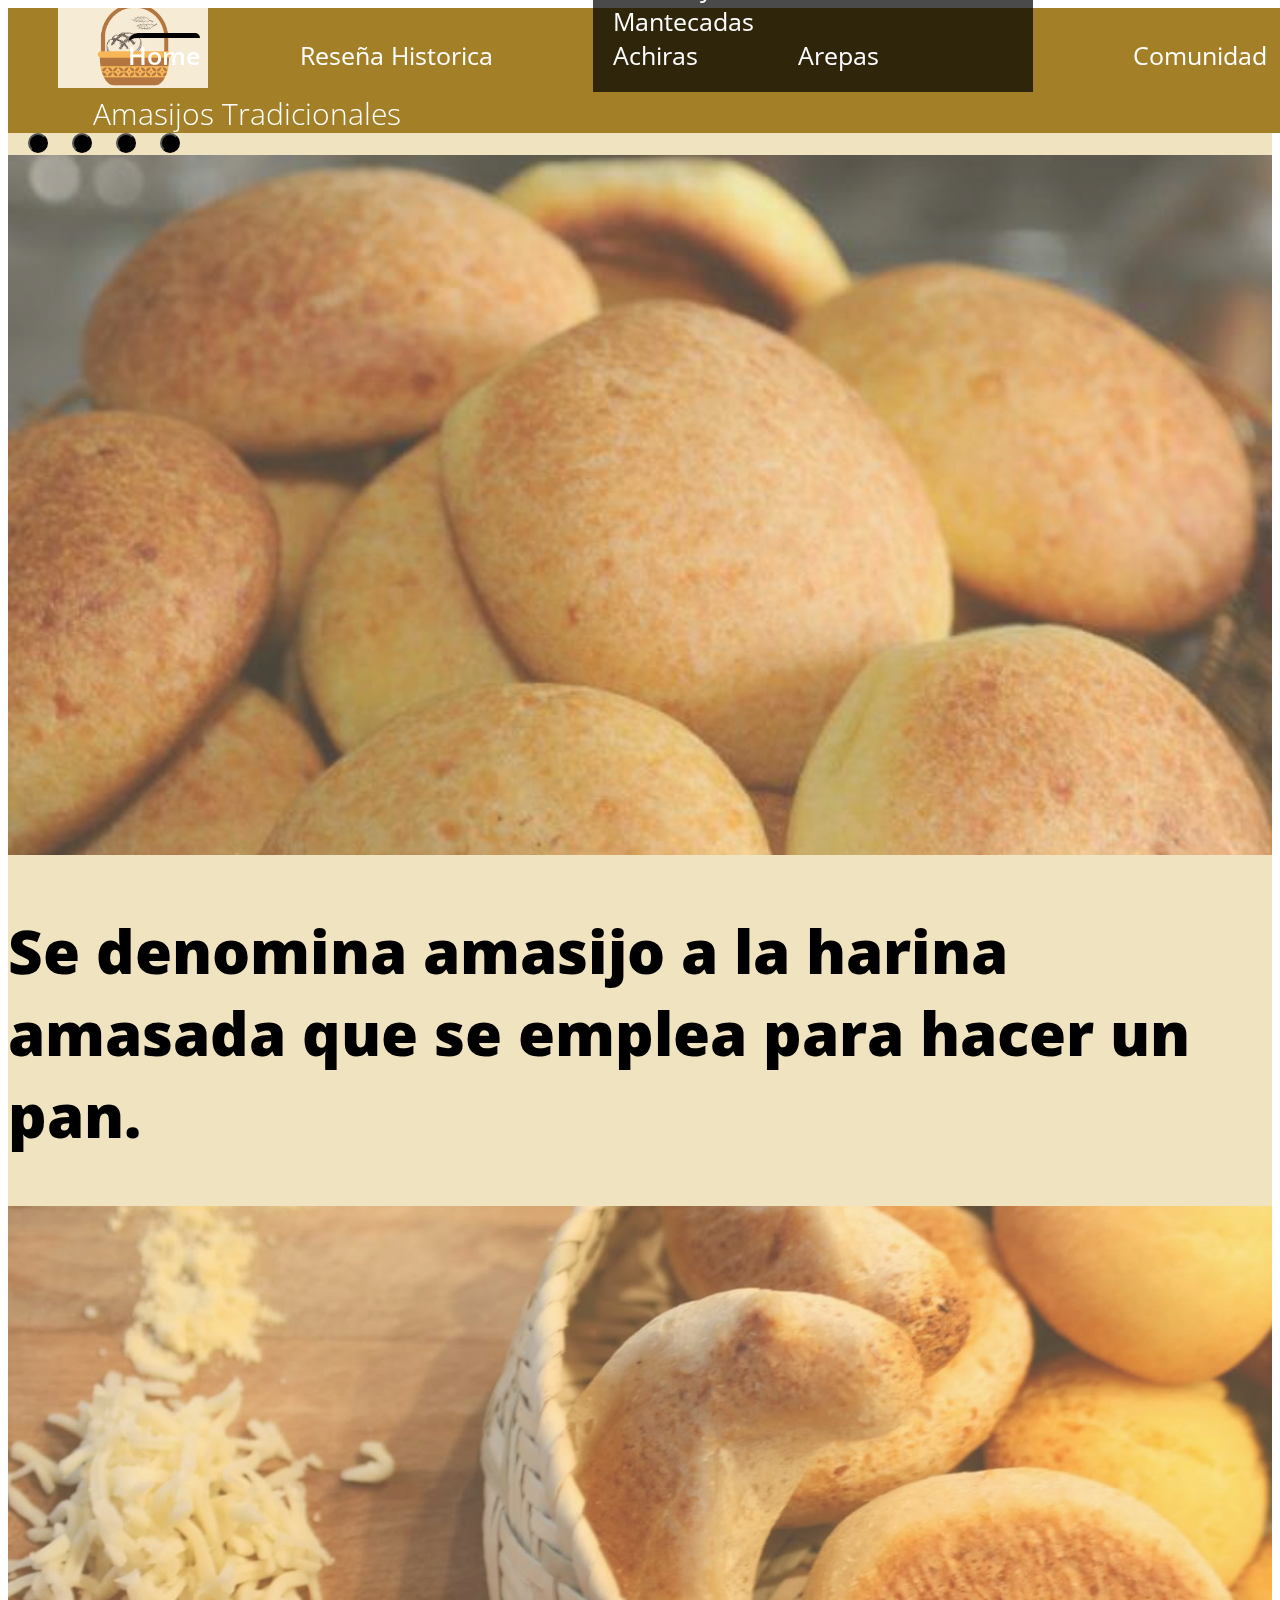
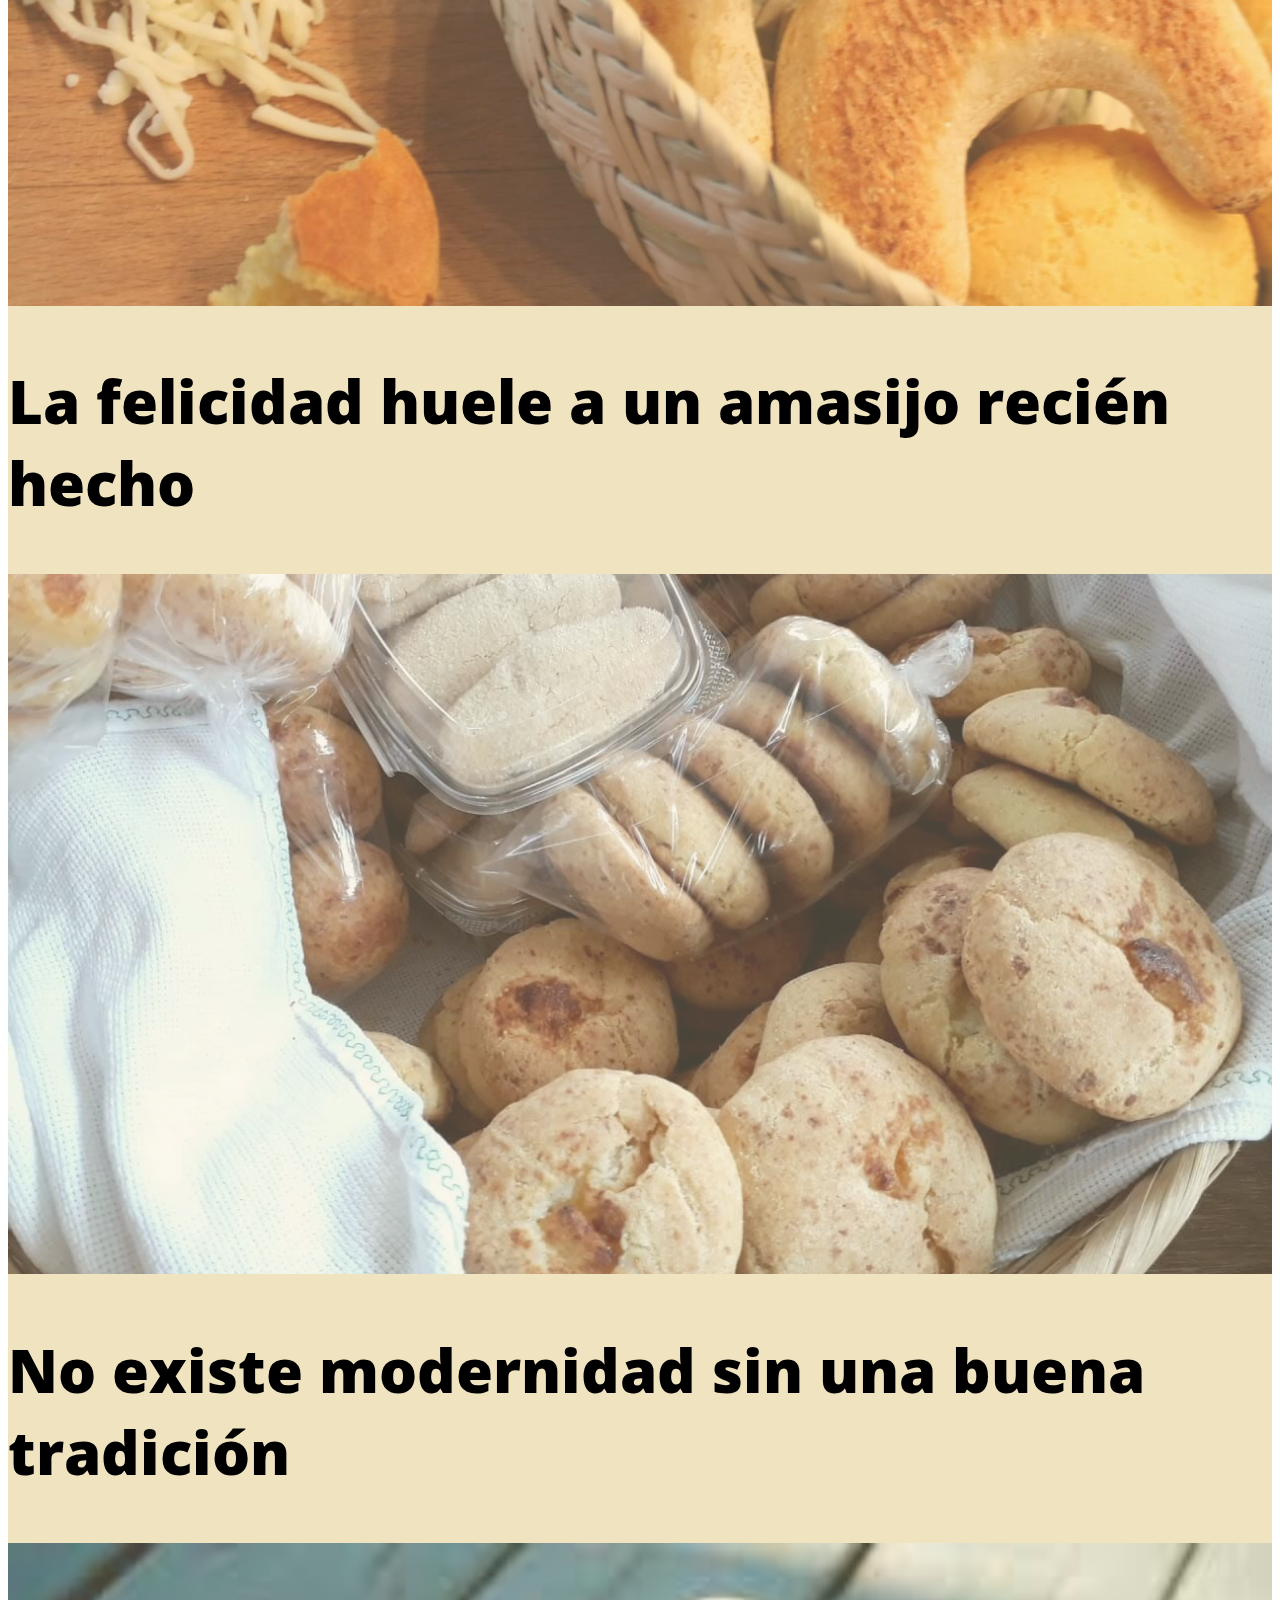
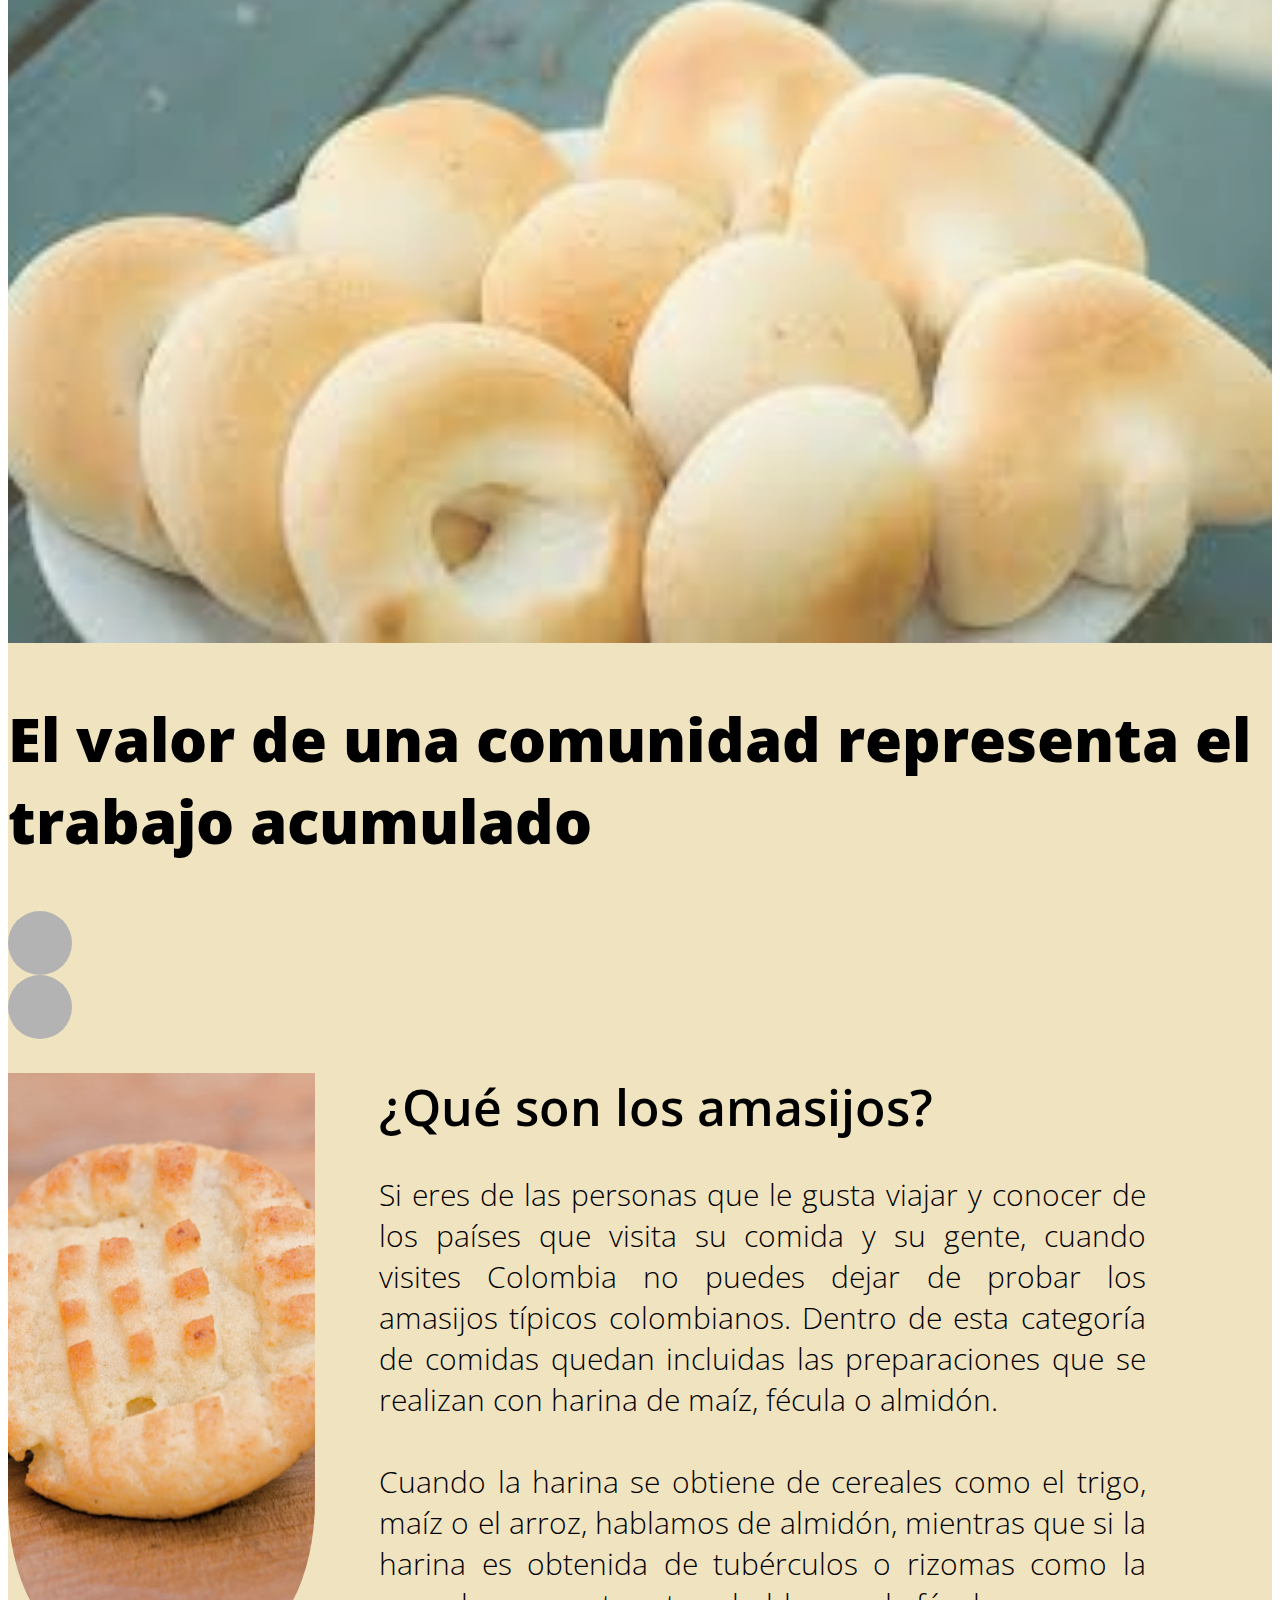
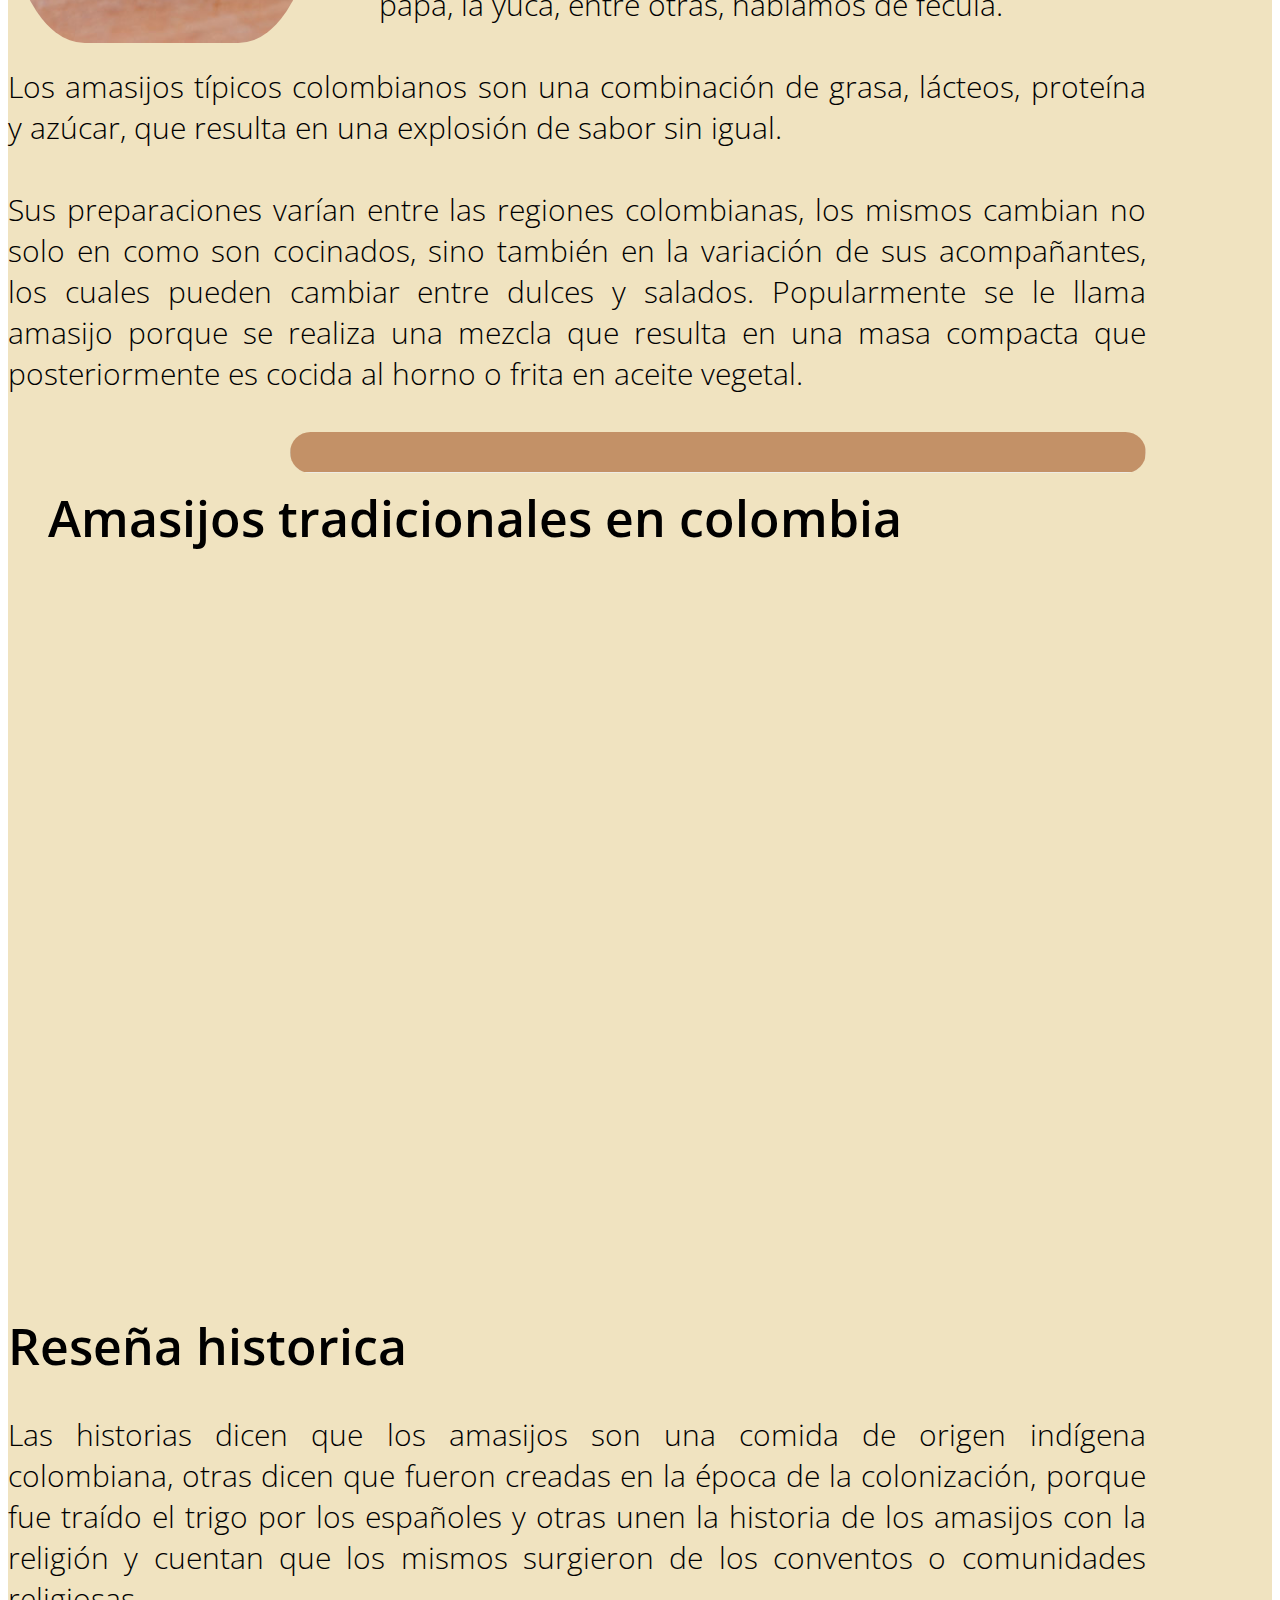
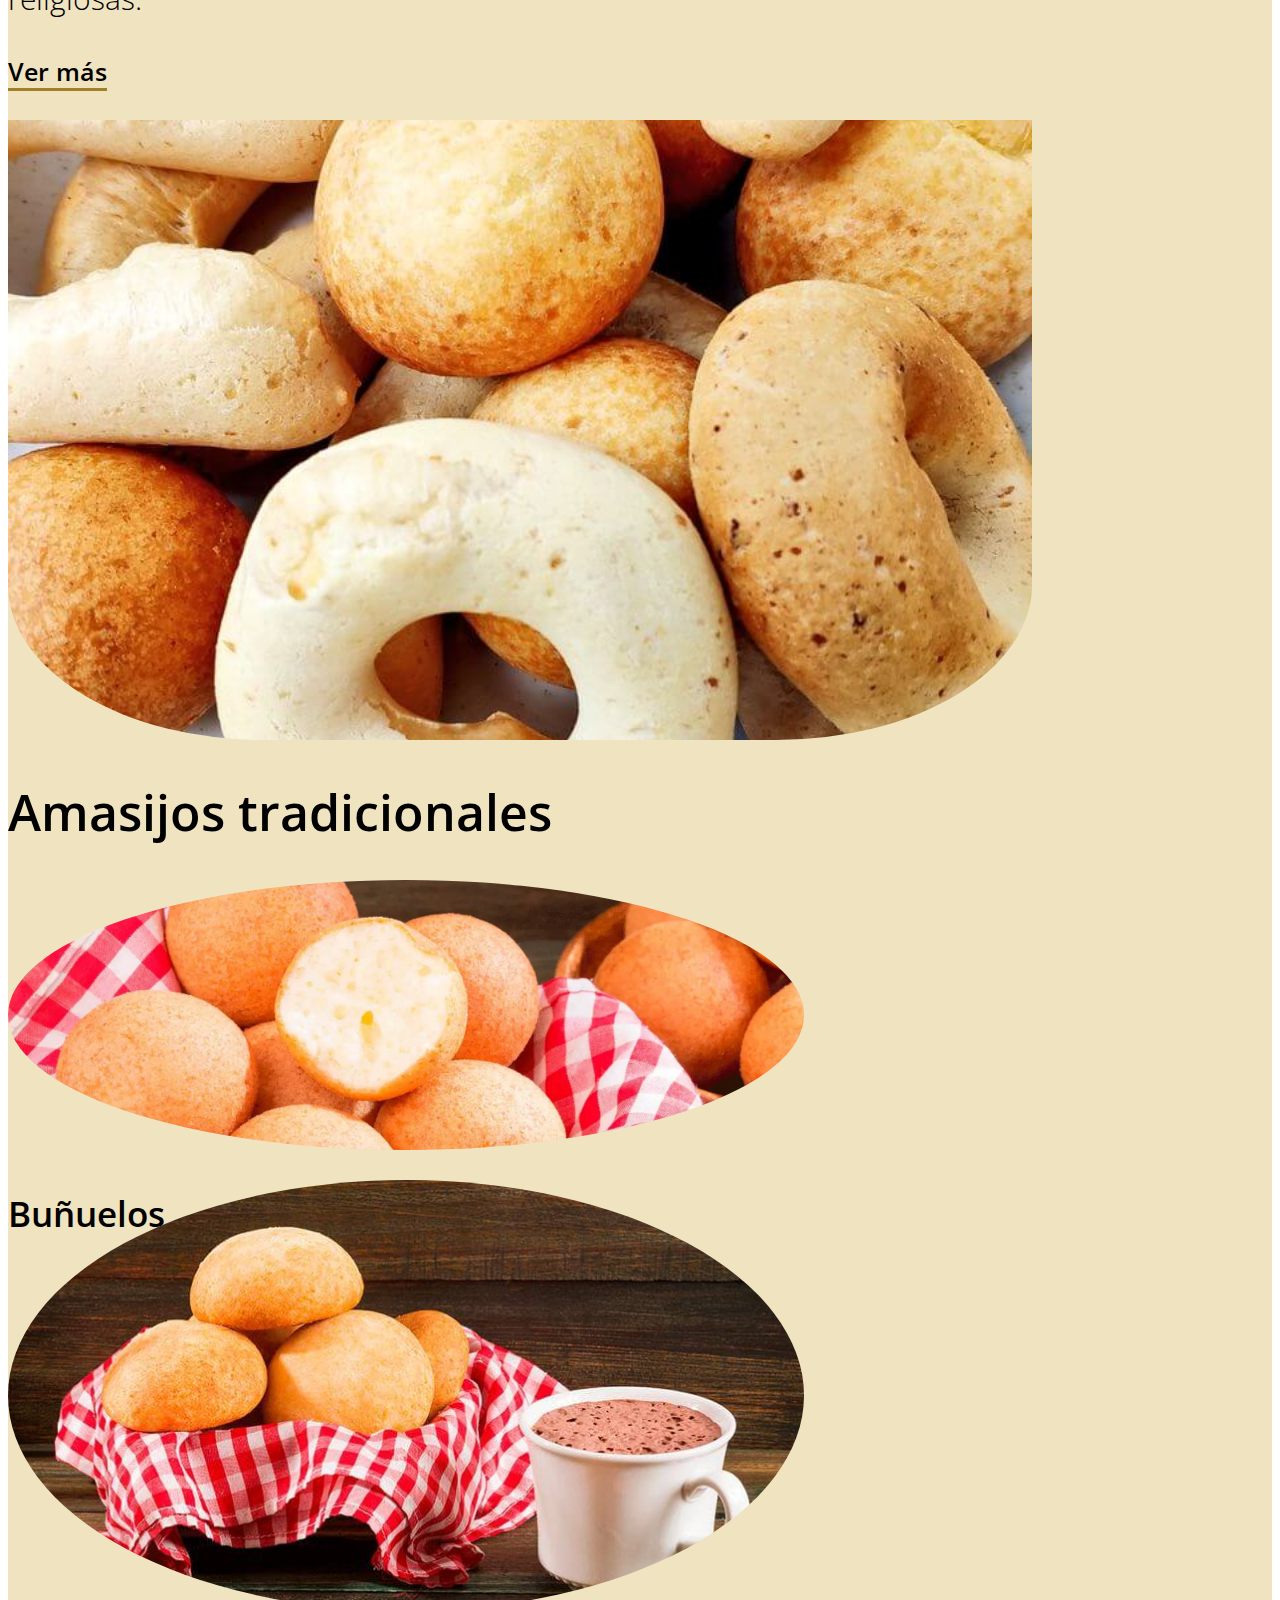
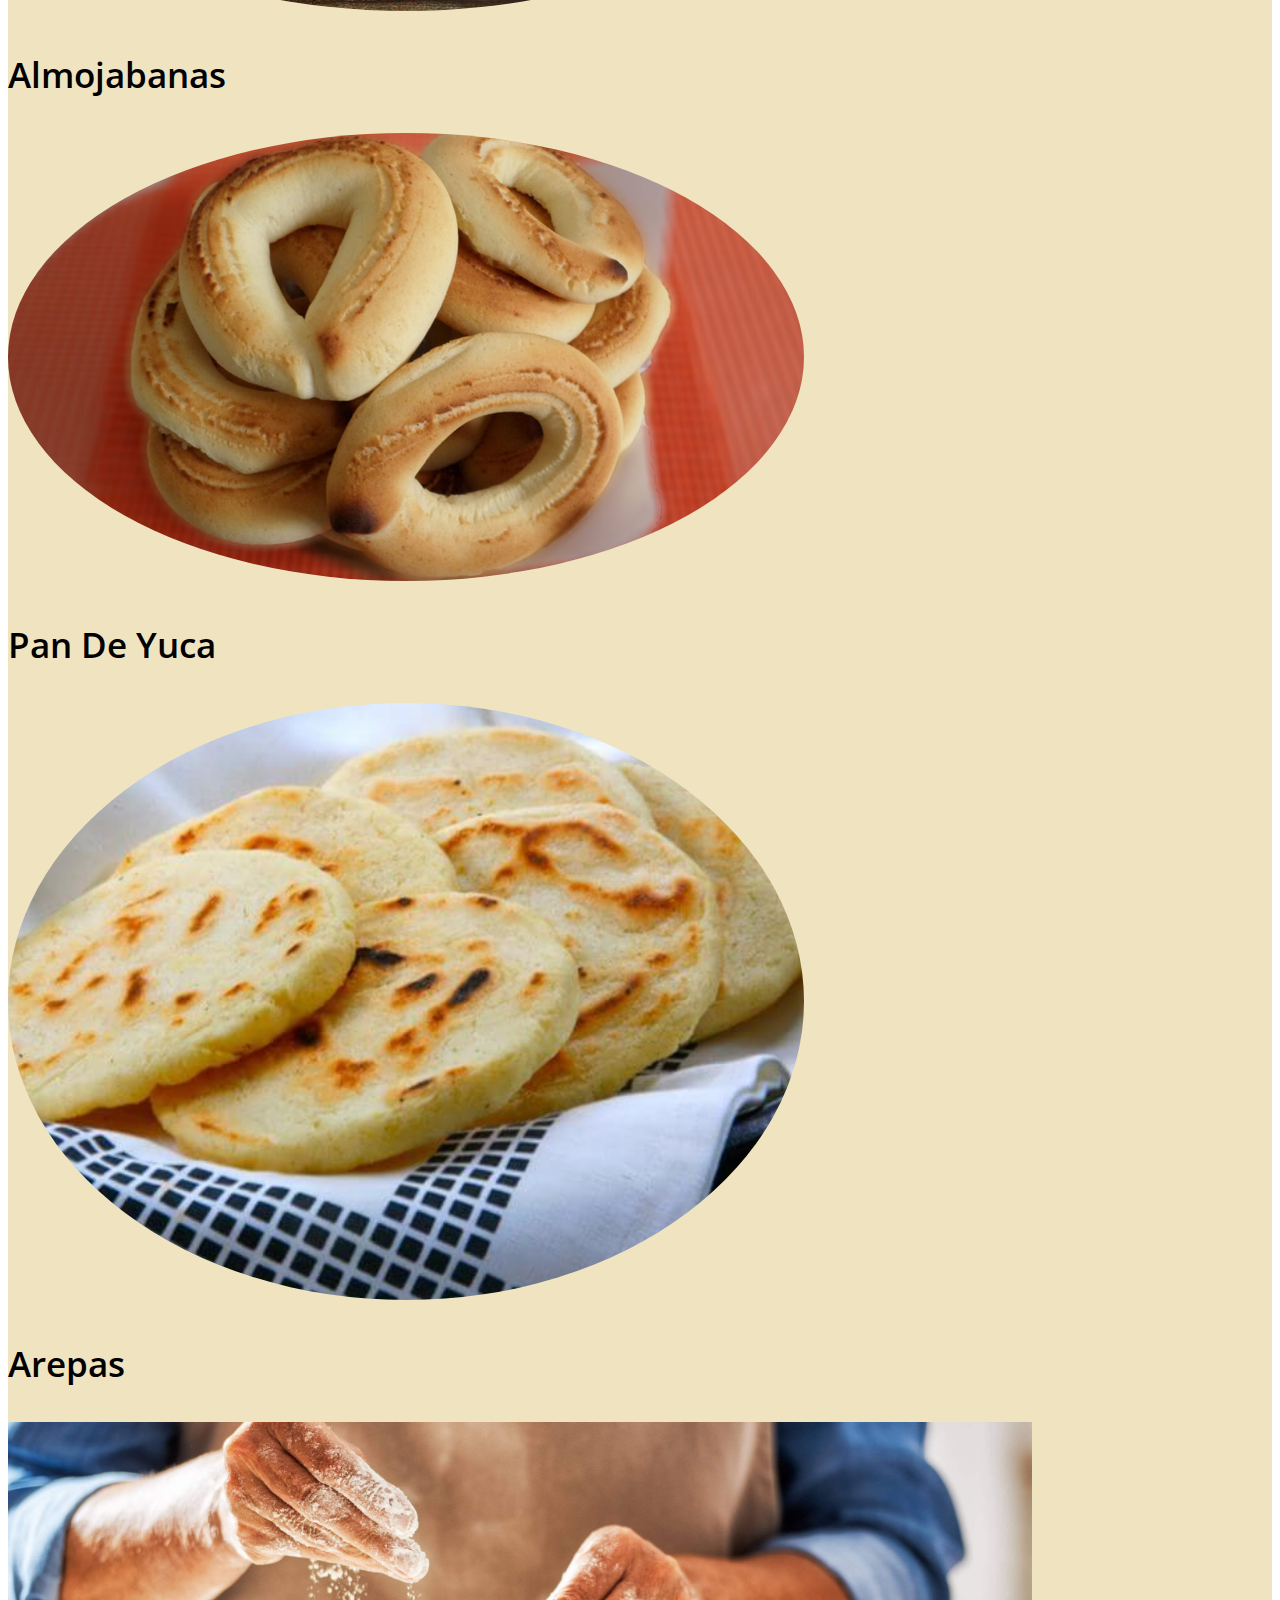
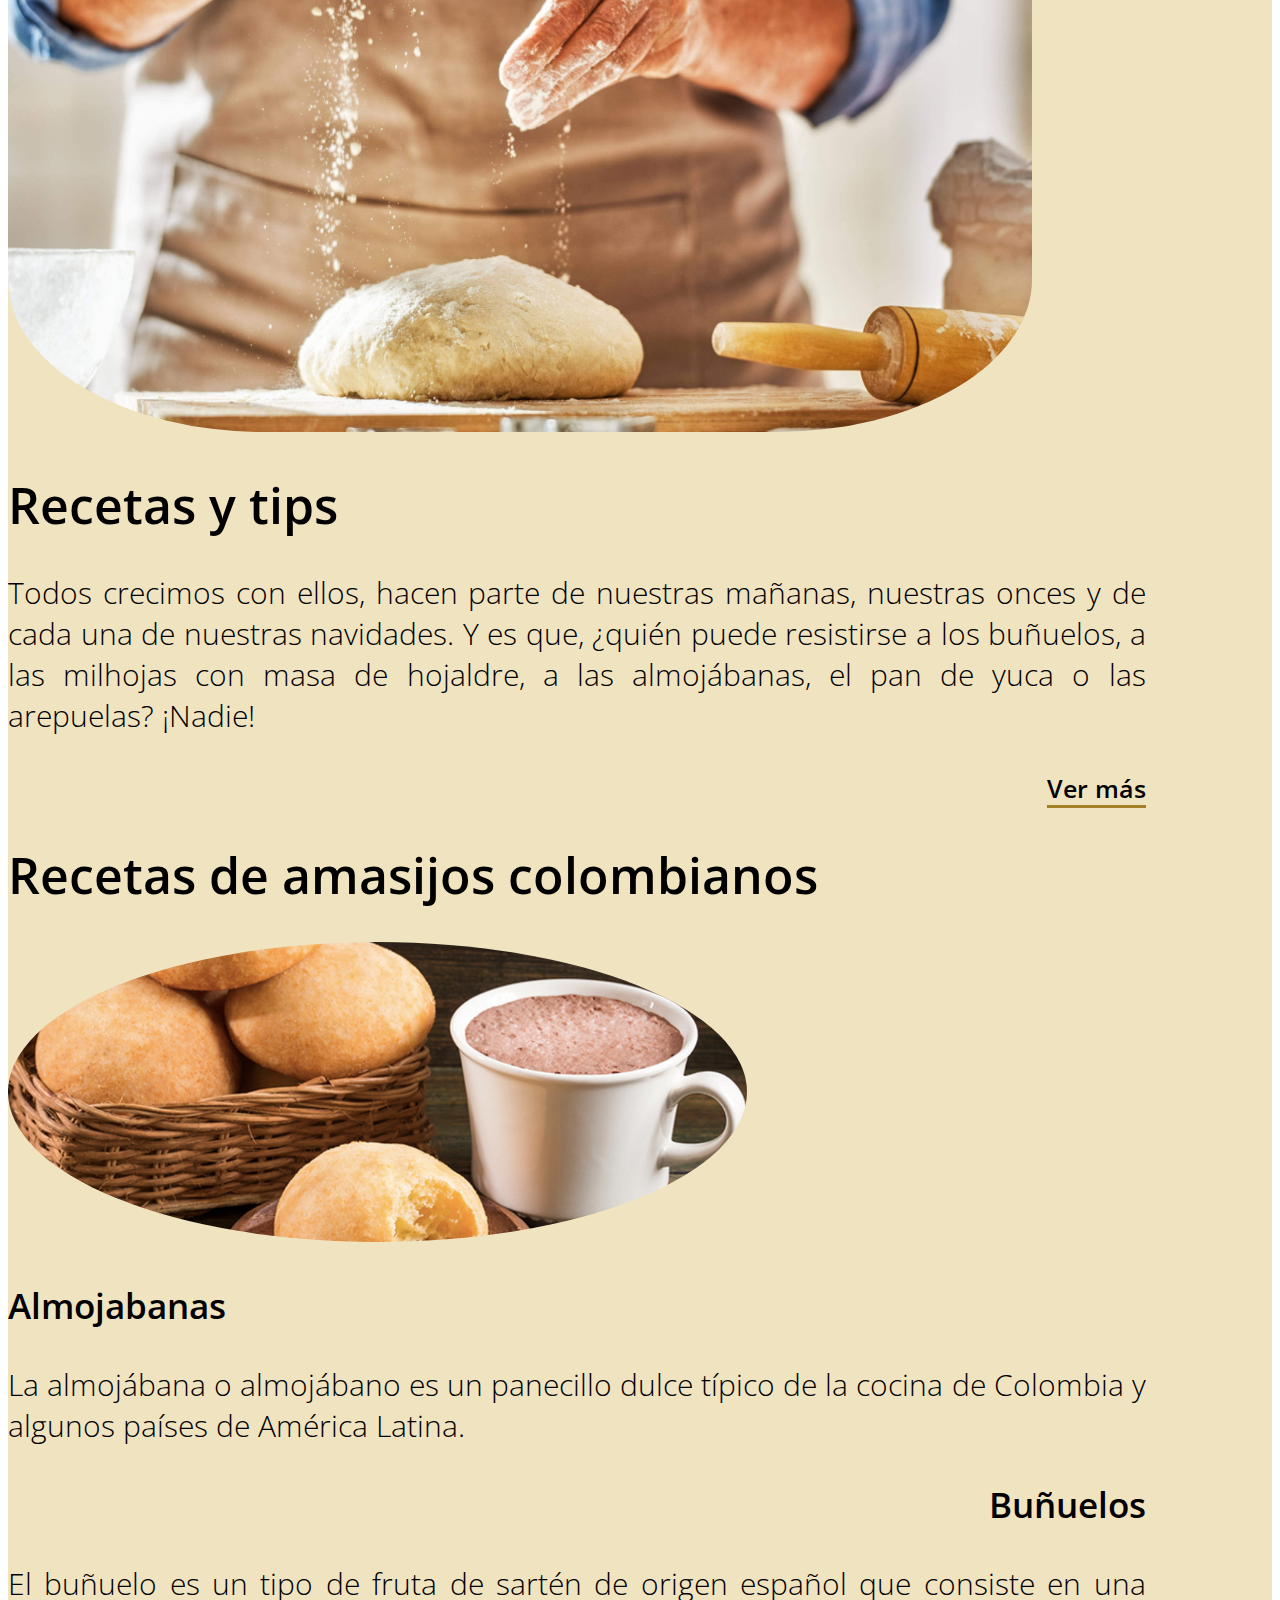
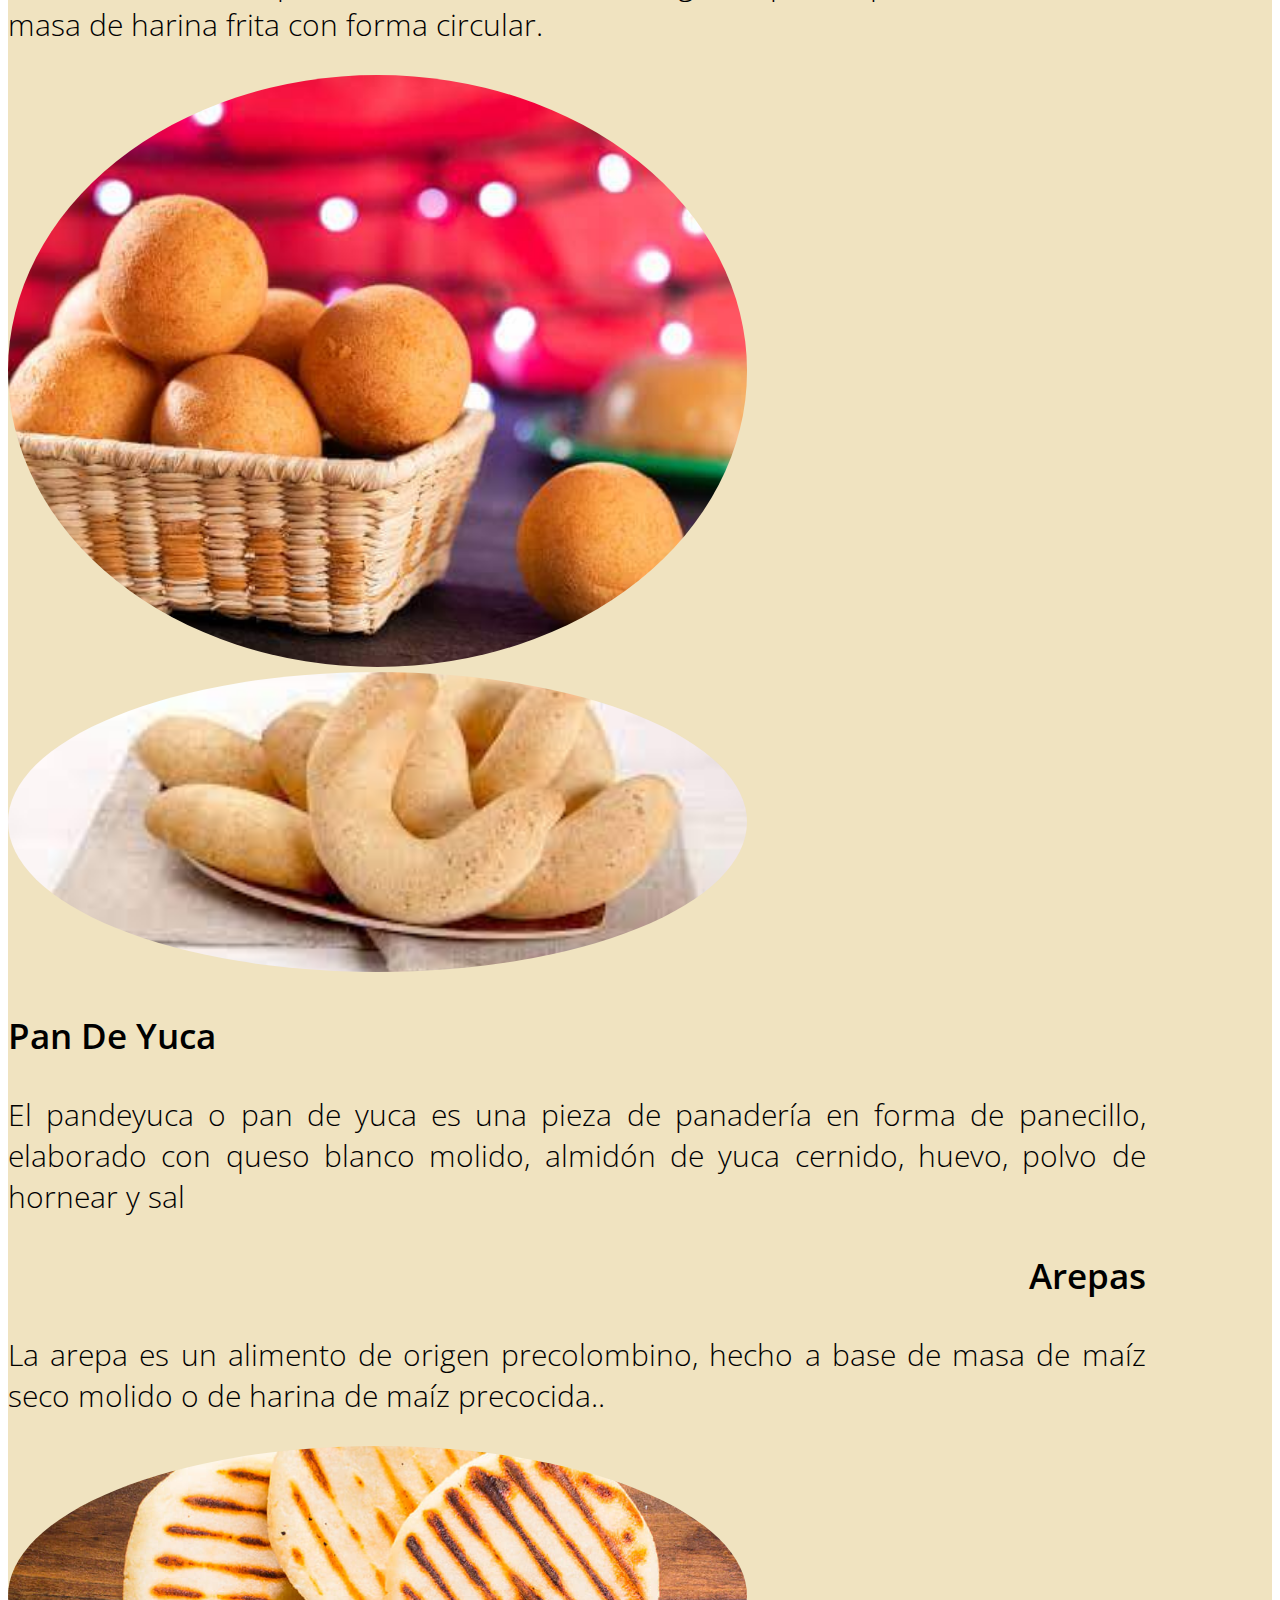
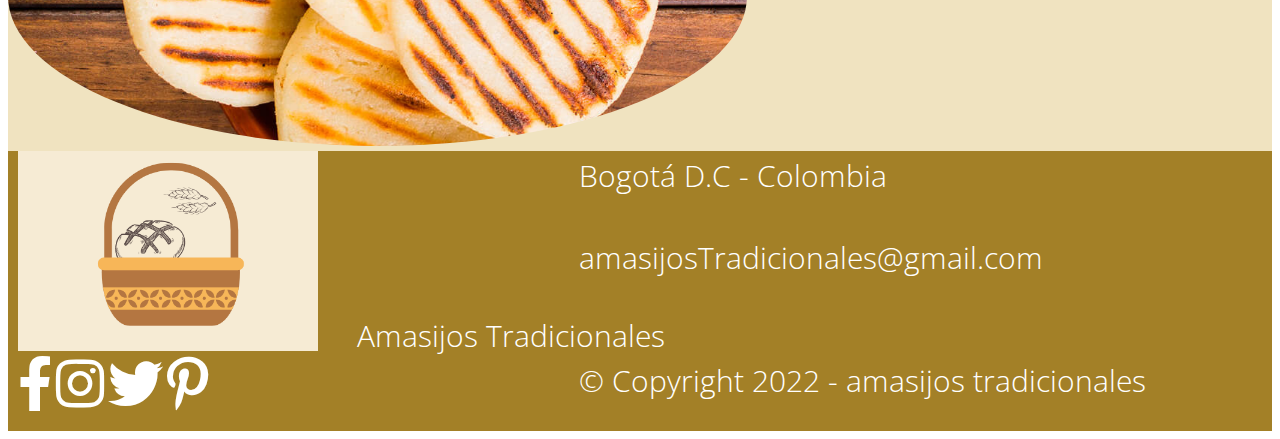
<file: index.html>
<!-- Los comentarios a lo largo del codigo son muy importantes nos ayudan  -->
<!DOCTYPE html>

<html>

<head>
  <meta charset="UTF-8">
  <meta name="viewport" content="width=device-width, initial-scale=1">
  <!-- Importamos recursos externos -->
  <link rel="stylesheet" href="https://fonts.googleapis.com/css?family=Open Sans">
  <link href="https://cdn.jsdelivr.net/npm/bootstrap@5.2.1/dist/css/bootstrap.min.css" rel="stylesheet"
    integrity="sha384-iYQeCzEYFbKjA/T2uDLTpkwGzCiq6soy8tYaI1GyVh/UjpbCx/TYkiZhlZB6+fzT" crossorigin="anonymous">
  <!-- Importamos recurso css para los estilos-->
  <link rel="stylesheet" href="css/index.css">
  <link rel="stylesheet" href="fontawesome-free-6.2.0-web/css/all.css">
  <link rel="shortcut icon" href="img/logoPestaña.png" type="image/x-icon">
  <script src="https://cdn.jsdelivr.net/npm/bootstrap@5.2.2/dist/js/bootstrap.bundle.min.js"></script>
  <title>AT | Amasijos Tradicionales</title>
</head>

<!-- Contenido de nuestra pagina -->

<body>
  <!-- START Boostrap -->
  <div class="part-body container p-0" style="max-width:100%;">
    <!-- Header -->
    <section class="header-fixed">
      <header class="part-header">
        <section class="logo">
          <img src="img/logoHeader.png" width="150px" height="80px" alt="logo de la empresa">
          <p>Amasijos Tradicionales</p>
        </section>
        <nav class="nav-header">
          <ul>
            <li><a class="link" href="index.html">Home</a></li>
            <li><a href="seccion1.html">Reseña Historica</a></li>
            <li class="nav-item dropdown">
              <a class="dropdown-toggle" href="#" role="button" data-bs-toggle="dropdown" aria-expanded="false">
                Recetas
              </a>
              <ul class="dropdown-menu text-center">
                <div class="row">
                  <div class="col-md">
                    <li class="m-0"><a href="seccion2.html">Recetas</a></li>
                    <li class="m-0"><a href="buñuelos.html">Buñuelos</a></li>
                    <li class="m-0"><a href="almojabanas.html">Almojabanas</a></li>
                    <li class="m-0"><a href="panDeBono.html">Pan de bono</a></li>
                  </div>
                  <div class="col-md">
                    <li class="m-0"><a href="panDeYuca.html">Pan de yuca</a></li>
                    <li class="m-0"><a href="mantecadas.html">Mantecadas</a></li>
                    <li class="m-0"><a href="achiras.html">Achiras</a></li>
                    <li class="m-0"><a href="arepas.html">Arepas</a></li>
                  </div>
                </div>
              </ul>
            </li>
            <li><a href="comunidad.html">Comunidad</a></li>
          </ul>
        </nav>
      </header>
    </section>
    <!-- END Header -->

    <main>
      <!-- Slider image header -->
      <div id="carouselExampleCaptions" class="carousel slide" data-bs-ride="carousel">
        <div class="carousel-indicators">
          <button type="button" data-bs-target="#carouselExampleCaptions" data-bs-slide-to="0" class="active"
            aria-current="true" aria-label="Slide 1"></button>
          <button type="button" data-bs-target="#carouselExampleCaptions" data-bs-slide-to="1"
            aria-label="Slide 2"></button>
          <button type="button" data-bs-target="#carouselExampleCaptions" data-bs-slide-to="2"
            aria-label="Slide 3"></button>
          <button type="button" data-bs-target="#carouselExampleCaptions" data-bs-slide-to="3"
            aria-label="Slide 4"></button>
        </div>
        <div class="carousel-inner">
          <div class="carousel-item active">
            <img src="img/sliderAlmojabanas1.jpeg" class="d-block" width="100%" height="700"
              alt="imagen alusiva slider 1">
            <div class="carousel-caption d-none d-md-block">
              <h2>Se denomina amasijo a la harina amasada que se emplea para hacer un pan.</h2>
            </div>
          </div>
          <div class="carousel-item">
            <img src="img/sliderAmasijos2.JPG" class="d-block" width="100%" height="700" alt="imagen alusiva slider 2">
            <div class="carousel-caption d-none d-md-block">
              <h2>La felicidad huele a un amasijo recién hecho</h2>
            </div>
          </div>
          <div class="carousel-item">
            <img src="img/sliderPanaderia3.jpg" class="d-block" width="100%" height="700" alt="imagen alusiva slider 3">
            <div class="carousel-caption d-none d-md-block">
              <h2>No existe modernidad sin una buena tradición</h2>
            </div>
          </div>
          <div class="carousel-item">
            <img src="img/sliderPanYucas4.jpg" class="d-block" width="100%" height="700" alt="imagen alusiva slider 4">
            <div class="carousel-caption d-none d-md-block">
              <h2>El valor de una comunidad representa el trabajo acumulado</h2>
            </div>
          </div>
        </div>
        <div class="area-icon carousel-control-prev">
          <span class="carousel-control-prev-icon" type="button" data-bs-target="#carouselExampleCaptions"
            data-bs-slide="prev" aria-hidden="true"></span>
        </div>
        <div class="area-icon carousel-control-next">
          <span class="carousel-control-next-icon" type="button" data-bs-target="#carouselExampleCaptions"
            data-bs-slide="next" aria-hidden="true"></span>
        </div>
      </div>
      <!-- END Slider image header -->

      <!-- History entry -->
      <div class="container" style="max-width: 90%;">
        <section class="content-first">
          <div class="content-first-left text-center">
            <img class="content-image" src="img/maizYucaBody1.jpg" width="90%" height="570"
              alt="imagen alusiva al texto">
          </div>
          <div class="content-first-right">
            <h1 class="text-center pt-5 pb-5">¿Qué son los amasijos?</h1>
            <p class="pt-5 pb-5">
              Si eres de las personas que le gusta viajar y conocer de los países que visita su comida y su gente,
              cuando
              visites Colombia no puedes
              dejar de probar los amasijos típicos colombianos. Dentro de esta categoría de comidas quedan incluidas las
              preparaciones que se realizan con harina de maíz, fécula o almidón.<br><br> Cuando la harina se obtiene de
              cereales como el trigo, maíz o el arroz, hablamos de almidón, mientras que si la harina es obtenida de
              tubérculos o rizomas como la papa, la yuca, entre otras, hablamos de fécula. <br><br>

              Los amasijos típicos colombianos son una combinación de grasa, lácteos, proteína y azúcar, que resulta en
              una
              explosión de sabor sin igual. <br><br>

              Sus preparaciones varían entre las regiones colombianas, los mismos cambian no solo en como son cocinados,
              sino también en la variación de sus acompañantes, los cuales pueden cambiar entre dulces y salados.

              Popularmente se le llama amasijo porque se realiza una mezcla que resulta en una masa compacta que
              posteriormente es cocida al horno o frita en aceite vegetal.
            </p>
          </div>
          <hr class="m-0">
        </section>
        <!-- END HISTORY ENTRIES -->

        <!-- Video -->
        <section class="m-5 p-5">
          <h1 class="video-text">Amasijos tradicionales en colombia</h1>
          <div class="video text-center">
            <iframe width="1060" height="615" src="https://www.youtube.com/embed/Havk5dqayow"
              title="YouTube video player" frameborder="0"
              allow="accelerometer; autoplay; clipboard-write; encrypted-media; gyroscope; picture-in-picture"
              allowfullscreen>
            </iframe>
          </div>
        </section>
        <!-- END Video -->

        <!-- History all entry -->
        <section class="pt-5 pb-5">
          <div class="row mt-5">
            <div class="col-8 text-center">
              <h1 class="mb-5">Reseña historica</h1>
              <p class="mb-4 pt-5 pb-5">
                Las historias dicen que los amasijos son una comida de origen indígena colombiana, otras dicen que
                fueron
                creadas en la época de la colonización, porque fue traído el trigo por los españoles y otras unen la
                historia de los amasijos con la religión y cuentan que los mismos surgieron de los conventos o
                comunidades
                religiosas.
              </p>
              <p class="hyper-recetas">
                <a href="seccion1.html">Ver más</a>
              </p>
            </div>
            <div class="text-center col-4">
              <img class="content-image" src="img/maizYucaBody2.jpg" width="90%" height="620"
                alt="imagen alusiva al texto">
            </div>
          </div>
        </section>

        <!-- Products entry -->
        <section class="mb-5 pt-5 pb-5">
          <h1 class="text-center mb-5">Amasijos tradicionales</h1>
          <div class="content-third row text-center p-5">
            <div class="col" style="height: 300px;">
              <img src="img/productosBuñuelos1.jpg" width="70%" height="90%" alt="imagen alusiva al buñuelo">
              <h3 class="mt-4">Buñuelos</h3>
            </div>
            <div class="col">
              <img src="img/productosAlmojabanas2.jpg" width="70%" height="90%" alt="imagen alusiva a la almojabana">
              <h3 class="mt-4">Almojabanas</h3>
            </div>
            <div class="col">
              <img src="img/productosPYuca3.jpg" width="70%" height="90%" alt="imagen alusiva al pan de yuca">
              <h3 class="mt-4">Pan De Yuca</h3>
            </div>
            <div class="col">
              <img src="img/productosArepas4.jpg" width="70%" height="90%" alt="imagen alusiva a la arepa">
              <h3 class="mt-4">Arepas</h3>
            </div>
          </div>
        </section>
        <!-- END Products -->
        <!-- END History  -->

        <!-- Recetas all entry -->
        <section class="pt-5 pb-5">
          <div class="row mt-5">
            <div class="col-4 text-center">
              <img class="content-image" src="img/amasar.jpg" width="90%" height="610" alt="imagen alusiva al texto">
            </div>
            <div class="content-middle col-8 text-center">
              <h1 class="mb-5">Recetas y tips</h1>
              <p class="mb-4 pt-5 pb-5">
                Todos crecimos con ellos, hacen parte de nuestras mañanas, nuestras onces y de cada una de nuestras
                navidades. Y es que, ¿quién puede resistirse a los buñuelos, a las milhojas con masa de hojaldre, a las
                almojábanas, el pan de yuca o las arepuelas? ¡Nadie!
              </p>
              <p class="hyper-recetas">
                <a href="seccion2.html">Ver más</a>
              </p>
            </div>
          </div>
        </section>
        <section class="pt-5 pb-5">
          <h1 class="text-center mb-5 pb-5">Recetas de amasijos colombianos</h1>
          <section class="content-third">
            <div class="row pt-3">
              <div class="text-center col-4">
                <img src="img/recetasAlmojabanas1.jpg" width="65%" height="300px" alt="imagen alusiva al texto">
              </div>
              <div class="content-last p-3 col-8">
                <h3>Almojabanas</h3>
                <p class="mb-4 p-5 pb-5">
                  La almojábana o almojábano es un panecillo dulce típico de la cocina de Colombia​ y algunos países de
                  América Latina.
                </p>
              </div>
            </div>
            <div class="row pt-5">
              <div class="content-last p-3 col-8">
                <h3>Buñuelos</h3>
                <p class="mb-4 p-5 pb-5">
                  El buñuelo es un tipo de fruta de sartén de origen español que consiste en una masa de harina frita
                  con
                  forma circular.
                </p>
              </div>
              <div class="text-center col-4">
                <img src="img/RecetasBuñuelos2.jpg" width="65%" alt="imagen alusiva al texto">
              </div>
            </div>
            <div class="row pt-5">
              <div class="text-center col-4">
                <img src="img/recetasYuca3.jpg" width="65%" height="300px" alt="imagen alusiva al texto">
              </div>
              <div class="content-last col-8">
                <h3>Pan De Yuca</h3>
                <p class="mb-4 p-5 pb-5">
                  El pandeyuca o pan de yuca es una pieza de panadería en forma de panecillo, elaborado con queso blanco
                  molido, almidón de yuca cernido, huevo, polvo de hornear y sal
                </p>
              </div>
            </div>
            <div class="row pt-5">
              <div class="content-last col-8">
                <h3>Arepas</h3>
                <p class="mb-4 p-5 pb-5">
                  La arepa es un alimento de origen precolombino, hecho a base de masa de maíz seco molido o de harina
                  de
                  maíz
                  precocida..
                </p>
              </div>
              <div class="text-center col-4">
                <img src="img/RecetasArepas4.jpg" width="65%" height="300px" alt="imagen alusiva al texto">
              </div>
            </div>
          </section>
        </section>
      </div>
      <!-- END Recetas  -->
    </main>

    <!-- Footer -->
    <footer class="part-footer">
      <div class="container" style="max-width: 100%;">
        <div class="row">
          <div class="col text-center">
            <section class="logo">
              <img src="img/logoHeader.png" width="300px" height="200px" alt="logo de la empresa">
              <p class="m-0">Amasijos Tradicionales</p>
            </section>
            <section class="icons-footer pt-5">
              <a class="m-5" href=""><i class="fa-brands fa-facebook-f"></i></a>
              <a class="m-5" href=""><i class="fa-brands fa-instagram"></i></a>
              <a class="m-5" href=""><i class="fa-brands fa-twitter"></i></a>
              <a class="m-5" href=""><i class="fa-brands fa-pinterest-p"></i></a>
            </section>
          </div>
          <div class="col">
            <p class="credits text-center mb-0">Bogotá D.C - Colombia <br><br>
              amasijosTradicionales@gmail.com <br><br><br>
              © Copyright 2022 - amasijos tradicionales
            </p>
          </div>
        </div>
      </div>
    </footer>
    <!-- END footer -->
  </div>
  <!-- END container Boostrap -->
</body>
<!-- END Body -->

</html>
<!-- End Html -->
</file>
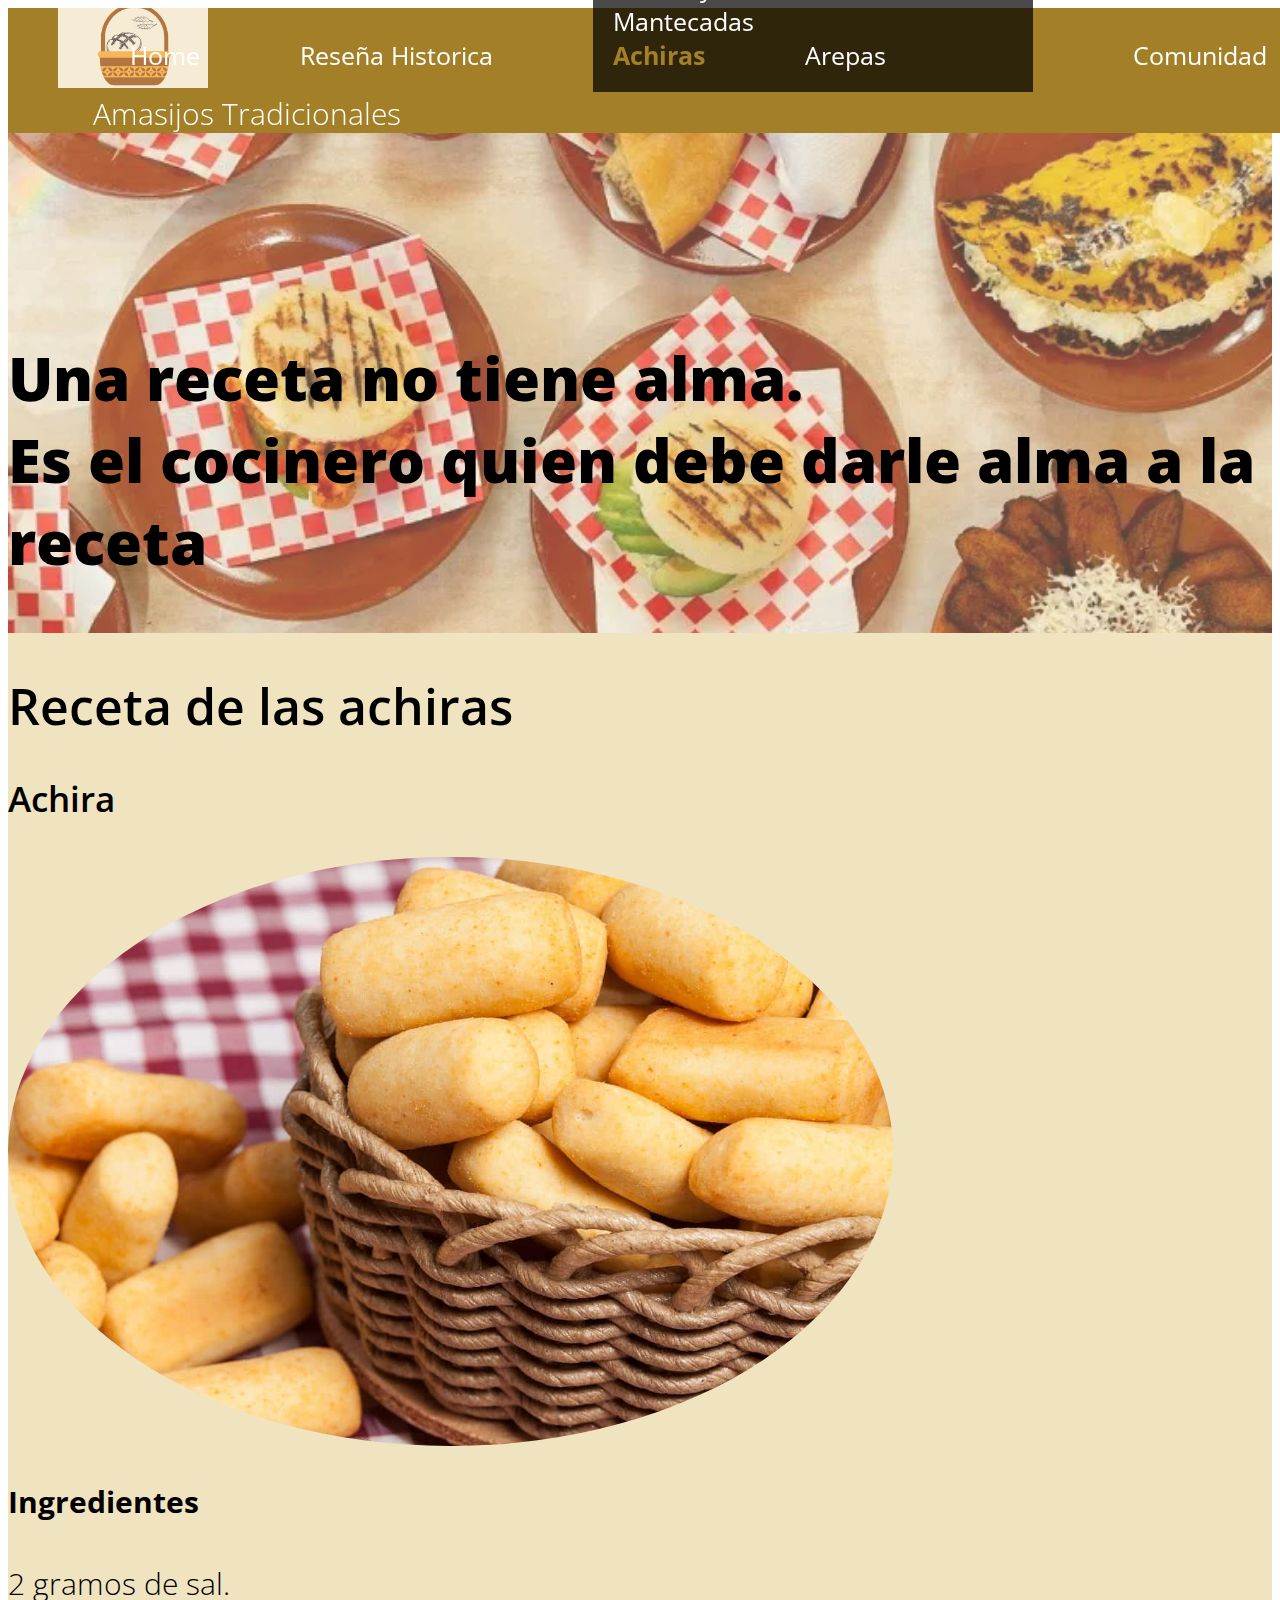
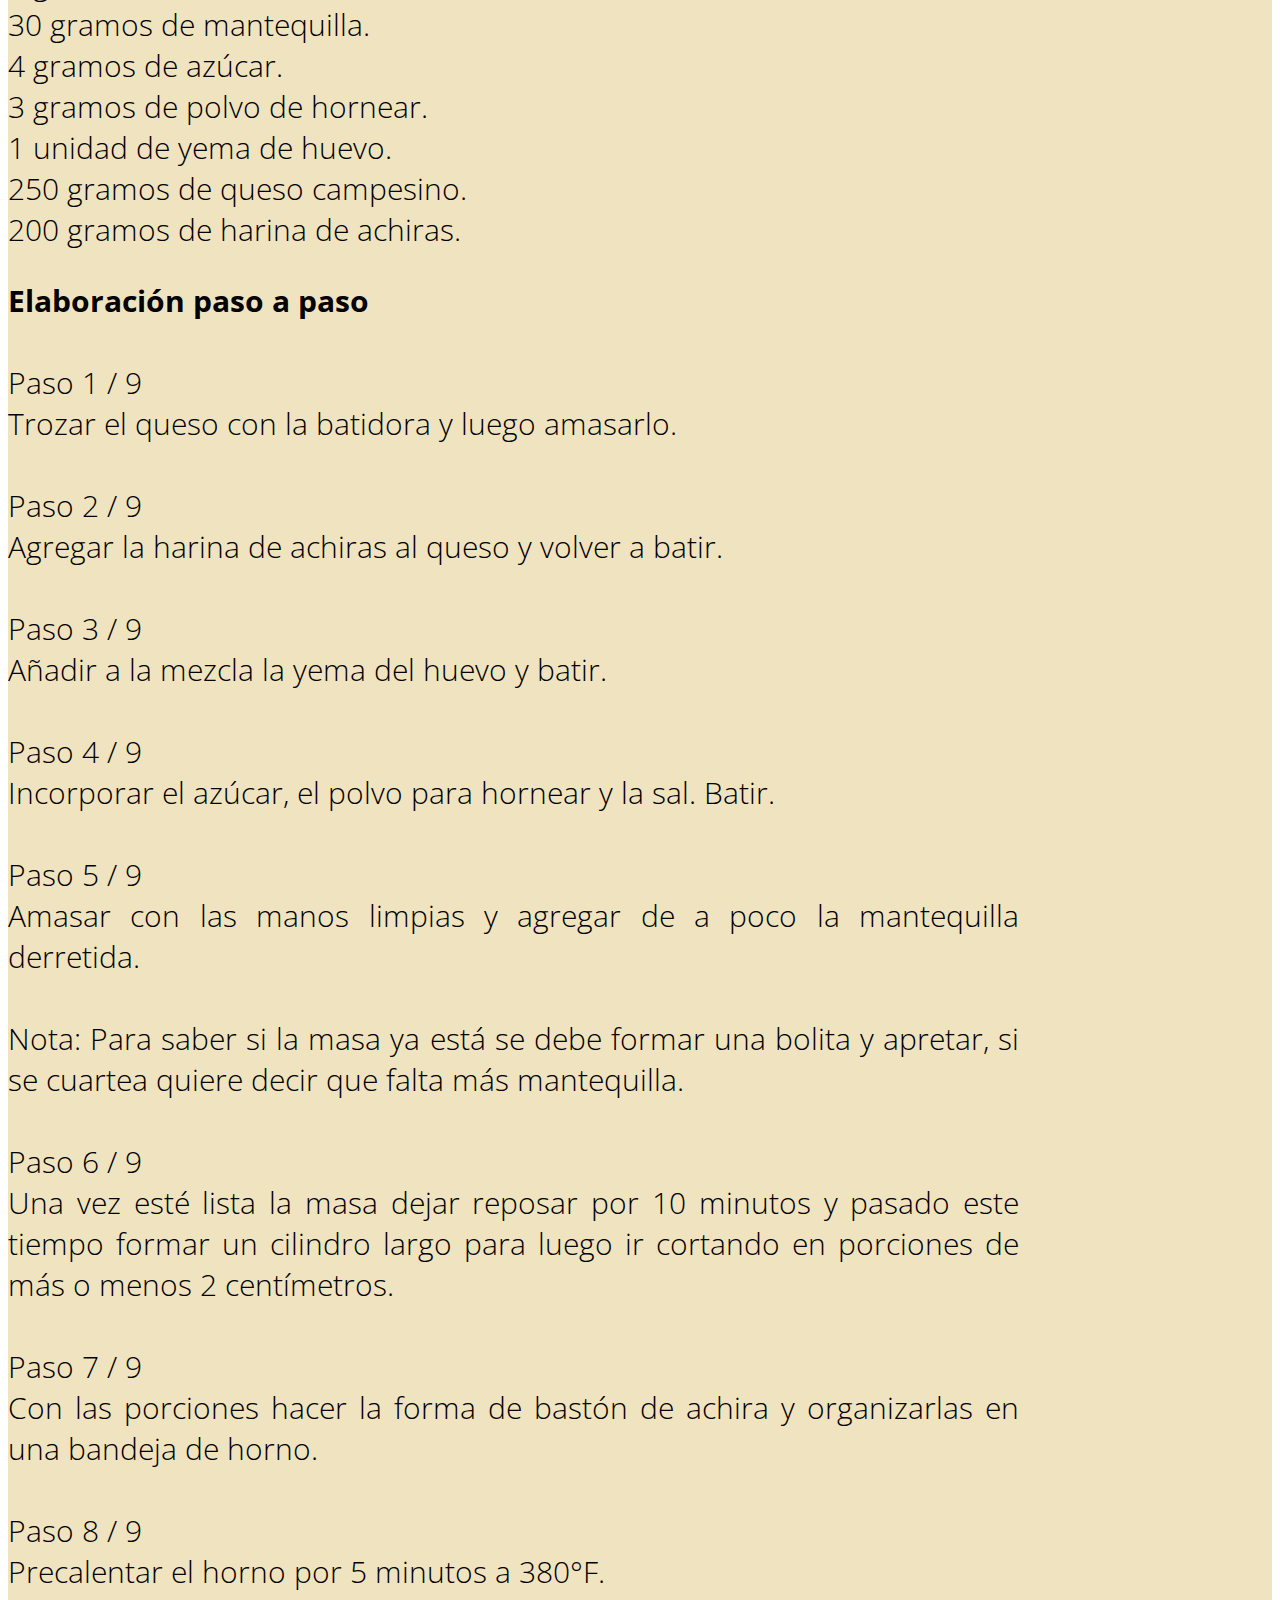
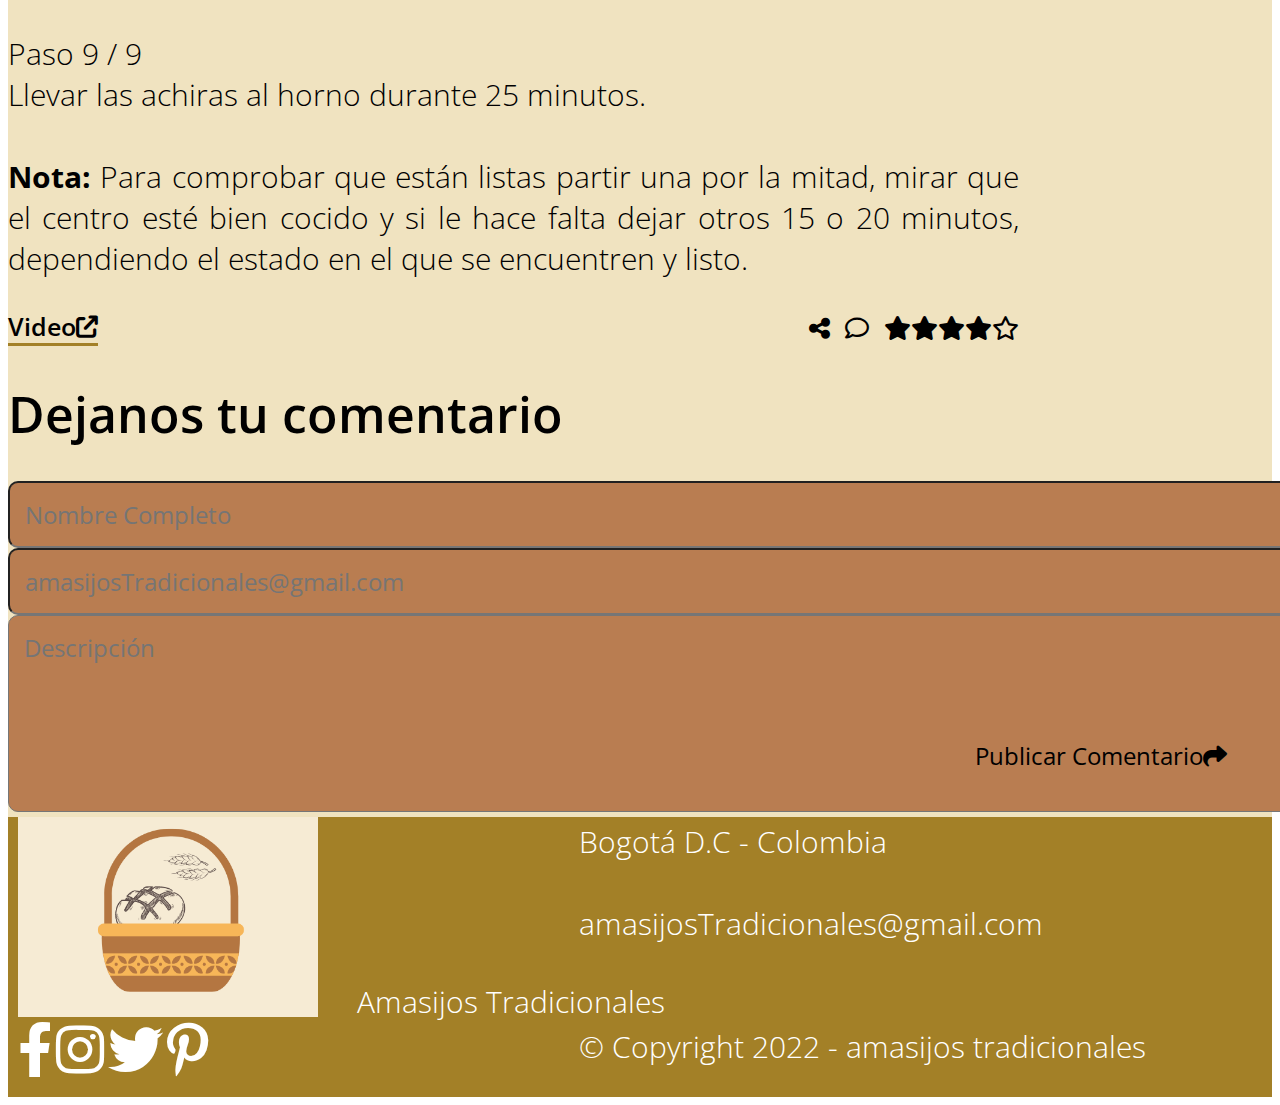
<file: achiras.html>
<!-- Los comentarios a lo largo del codigo son muy importantes nos ayudan  -->
<!DOCTYPE html>

<html>

<head>
  <meta charset="UTF-8">
  <meta name="viewport" content="width=device-width, initial-scale=1">
  <!-- Importamos recursos externos -->
  <link rel="stylesheet" href="https://fonts.googleapis.com/css?family=Open Sans">
  <link href="https://cdn.jsdelivr.net/npm/bootstrap@5.2.1/dist/css/bootstrap.min.css" rel="stylesheet"
    integrity="sha384-iYQeCzEYFbKjA/T2uDLTpkwGzCiq6soy8tYaI1GyVh/UjpbCx/TYkiZhlZB6+fzT" crossorigin="anonymous">
  <!-- Importamos recurso css para los estilos-->
  <link rel="stylesheet" href="css/index.css">
  <link rel="stylesheet" href="fontawesome-free-6.2.0-web/css/all.css">
  <link rel="shortcut icon" href="img/logoPestaña.png" type="image/x-icon">
  <script src="https://cdn.jsdelivr.net/npm/bootstrap@5.2.2/dist/js/bootstrap.bundle.min.js"></script>
  <title>AT | Receta Achiras</title>
</head>

<!-- Contenido de nuestra pagina -->

<body>
  <!-- START Boostrapt -->
  <div class="part-body container p-0" style="max-width:100%;">
    <!-- Header -->
    <section class="header-fixed">
      <header class="part-header p-10">
        <section class="logo">
          <img src="img/logoHeader.png" width="150px" height="80px" alt="logo de la empresa">
          <p>Amasijos Tradicionales</p>
        </section>
        <nav class="nav-header">
          <ul>
            <li><a href="index.html">Home</a></li>
            <li><a href="seccion1.html">Reseña Historica</a></li>
            <li class="nav-item dropdown">
              <a class="link dropdown-toggle" href="#" role="button" data-bs-toggle="dropdown" aria-expanded="false">
                Recetas
              </a>
              <ul class="dropdown-menu text-center">
                <div class="row">
                  <div class="col-md">
                    <li class="m-0"><a href="seccion2.html">Recetas</a></li>
                    <li class="m-0"><a href="buñuelos.html">Buñuelos</a></li>
                    <li class="m-0"><a href="almojabanas.html">Almojabanas</a></li>
                    <li class="m-0"><a href="panDeBono.html">Pan de bono</a></li>
                  </div>
                  <div class="col-md">
                    <li class="m-0"><a href="panDeYuca.html">Pan de yuca</a></li>
                    <li class="m-0"><a href="mantecadas.html">Mantecadas</a></li>
                    <li class="m-0"><a class="principal" href="achiras.html">Achiras</a></li>
                    <li class="m-0"><a href="arepas.html">Arepas</a></li>
                  </div>
                </div>
              </ul>
            </li>
            <li><a href="comunidad.html">Comunidad</a></li>
          </ul>
        </nav>
      </header>
    </section>
    <!-- END Header -->

    <!-- image header -->
    <section class="p-0">
      <div class="resenha-image text-center">
        <img src="img/imgRecetas.jpg.jpg" width="100%" height="500" alt="imagen alusiva a la sección">
        <h2>Una receta no tiene alma. <br> Es el cocinero quien debe darle alma a la receta</h2>
      </div>
    </section>
    <!-- END image header -->

    <main>
      <!-- Ingredientes Buñuelos -->
      <div class="container" style="max-width: 70%;">
        <section class="content-third">
          <h1 class="text-center mb-5 mt-5">Receta de las achiras</h1>
          <div class="row pt-5">
            <div class="text-center col-4">
              <h3>Achira</h3>
              <img class="p-5" src="img/achirasReceta5.jpg" width="100%" height="70%" alt="imagen alusiva al texto">
            </div>
            <div class="content-last p-3 col-8">
              <p class="p-5">
                <strong><b>Ingredientes</b></strong>
                <br><br>
                2 gramos de sal. <br>
                30 gramos de mantequilla. <br>
                4 gramos de azúcar. <br>
                3 gramos de polvo de hornear. <br>
                1 unidad de yema de huevo. <br>
                250 gramos de queso campesino. <br>
                200 gramos de harina de achiras. <br>
              </p>
            </div>
          </div>
        </section>
      </div>
      <!-- END Ingredientes Buñuelos -->

      <!-- Preparacion Buñuelos -->
      <div class="container" style="max-width: 80%;">
        <article class="p-5">
          <p class="p-5">
            <strong><b>Elaboración paso a paso</b></strong>
            <br><br>

            Paso 1 / 9 <br>
            Trozar el queso con la batidora y luego amasarlo. <br><br>

            Paso 2 / 9 <br>
            Agregar la harina de achiras al queso y volver a batir. <br><br>

            Paso 3 / 9 <br>
            Añadir a la mezcla la yema del huevo y batir. <br><br>

            Paso 4 / 9 <br>
            Incorporar el azúcar, el polvo para hornear y la sal. Batir. <br><br>

            Paso 5 / 9 <br>
            Amasar con las manos limpias y agregar de a poco la mantequilla derretida. <br><br>

            Nota: Para saber si la masa ya está se debe formar una bolita y apretar, si se cuartea quiere decir que
            falta más mantequilla. <br><br>

            Paso 6 / 9 <br>
            Una vez esté lista la masa dejar reposar por 10 minutos y pasado este tiempo formar un cilindro largo para
            luego ir cortando en porciones de más o menos 2 centímetros. <br><br>

            Paso 7 / 9 <br>
            Con las porciones hacer la forma de bastón de achira y organizarlas en una bandeja de horno. <br><br>

            Paso 8 / 9 <br>
            Precalentar el horno por 5 minutos a 380°F. <br><br>

            Paso 9 / 9 <br>
            Llevar las achiras al horno durante 25 minutos. <br><br>

            <strong><b>Nota:</b></strong> Para comprobar que están listas partir una por la mitad, mirar que el centro
            esté bien cocido y si le
            hace falta dejar otros 15 o 20 minutos, dependiendo el estado en el que se encuentren y listo.
          </p>
          <section class="content-links p-5">
            <article class="hyper-recetas">
              <a href="https://youtu.be/3AbzTPYo7ZI" target="_blank">Video<i
                  class="fa-solid fa-arrow-up-right-from-square m-2"></i></a>
              <span class="links-icons">
                <i class="fa-sharp fa-solid fa-share-nodes"></i>
                <i class="fa-regular fa-comment"></i>
                <i class="fa-solid fa-star"></i>
                <i class="fa-solid fa-star"></i>
                <i class="fa-solid fa-star"></i>
                <i class="fa-solid fa-star"></i>
                <i class="fa-regular fa-star"></i>
              </span>
            </article>
          </section>
        </article>
      </div>
      <!-- END preparacion Buñuelos -->

      <!-- Formulario -->
      <div class="container pb-5">
        <h1 class="mb-5 mt-5">Dejanos tu comentario</h1>
        <div class="content-form p-3">
          <form>
            <div class="row">
              <div class="content-formulario col-md">
                <input type="text" placeholder="Nombre Completo" required>
              </div>
              <div class="content-formulario col-md">
                <input type="email" placeholder="amasijosTradicionales@gmail.com" required>
              </div>
            </div>
            <section class="content-formulario p-4">
              <textarea rows="5" placeholder="Descripción" required></textarea>
            </section>
            <button type="submit">Publicar Comentario<i class="fa-solid fa-share p-2"></i></button>
          </form>
        </div>
      </div>
      <!-- END Formulario -->
    </main>

    <!-- Footer -->
    <footer class="part-footer">
      <div class="container" style="max-width: 100%;">
        <div class="row">
          <div class="col text-center">
            <section class="logo">
              <img src="img/logoHeader.png" width="300px" height="200px" alt="logo de la empresa">
              <p class="m-0">Amasijos Tradicionales</p>
            </section>
            <section class="icons-footer pt-5">
              <a class="m-5" href=""><i class="fa-brands fa-facebook-f"></i></a>
              <a class="m-5" href=""><i class="fa-brands fa-instagram"></i></a>
              <a class="m-5" href=""><i class="fa-brands fa-twitter"></i></a>
              <a class="m-5" href=""><i class="fa-brands fa-pinterest-p"></i></a>
            </section>
          </div>
          <div class="col">
            <p class="credits text-center mb-0">Bogotá D.C - Colombia <br><br>
              amasijosTradicionales@gmail.com <br><br><br>
              © Copyright 2022 - amasijos tradicionales
            </p>
          </div>
        </div>
      </div>
    </footer>
    <!-- END footer -->
  </div>
  <!-- END container Boostrap -->
</body>
<!-- END Body -->

</html>
<!-- End Html -->
</file>
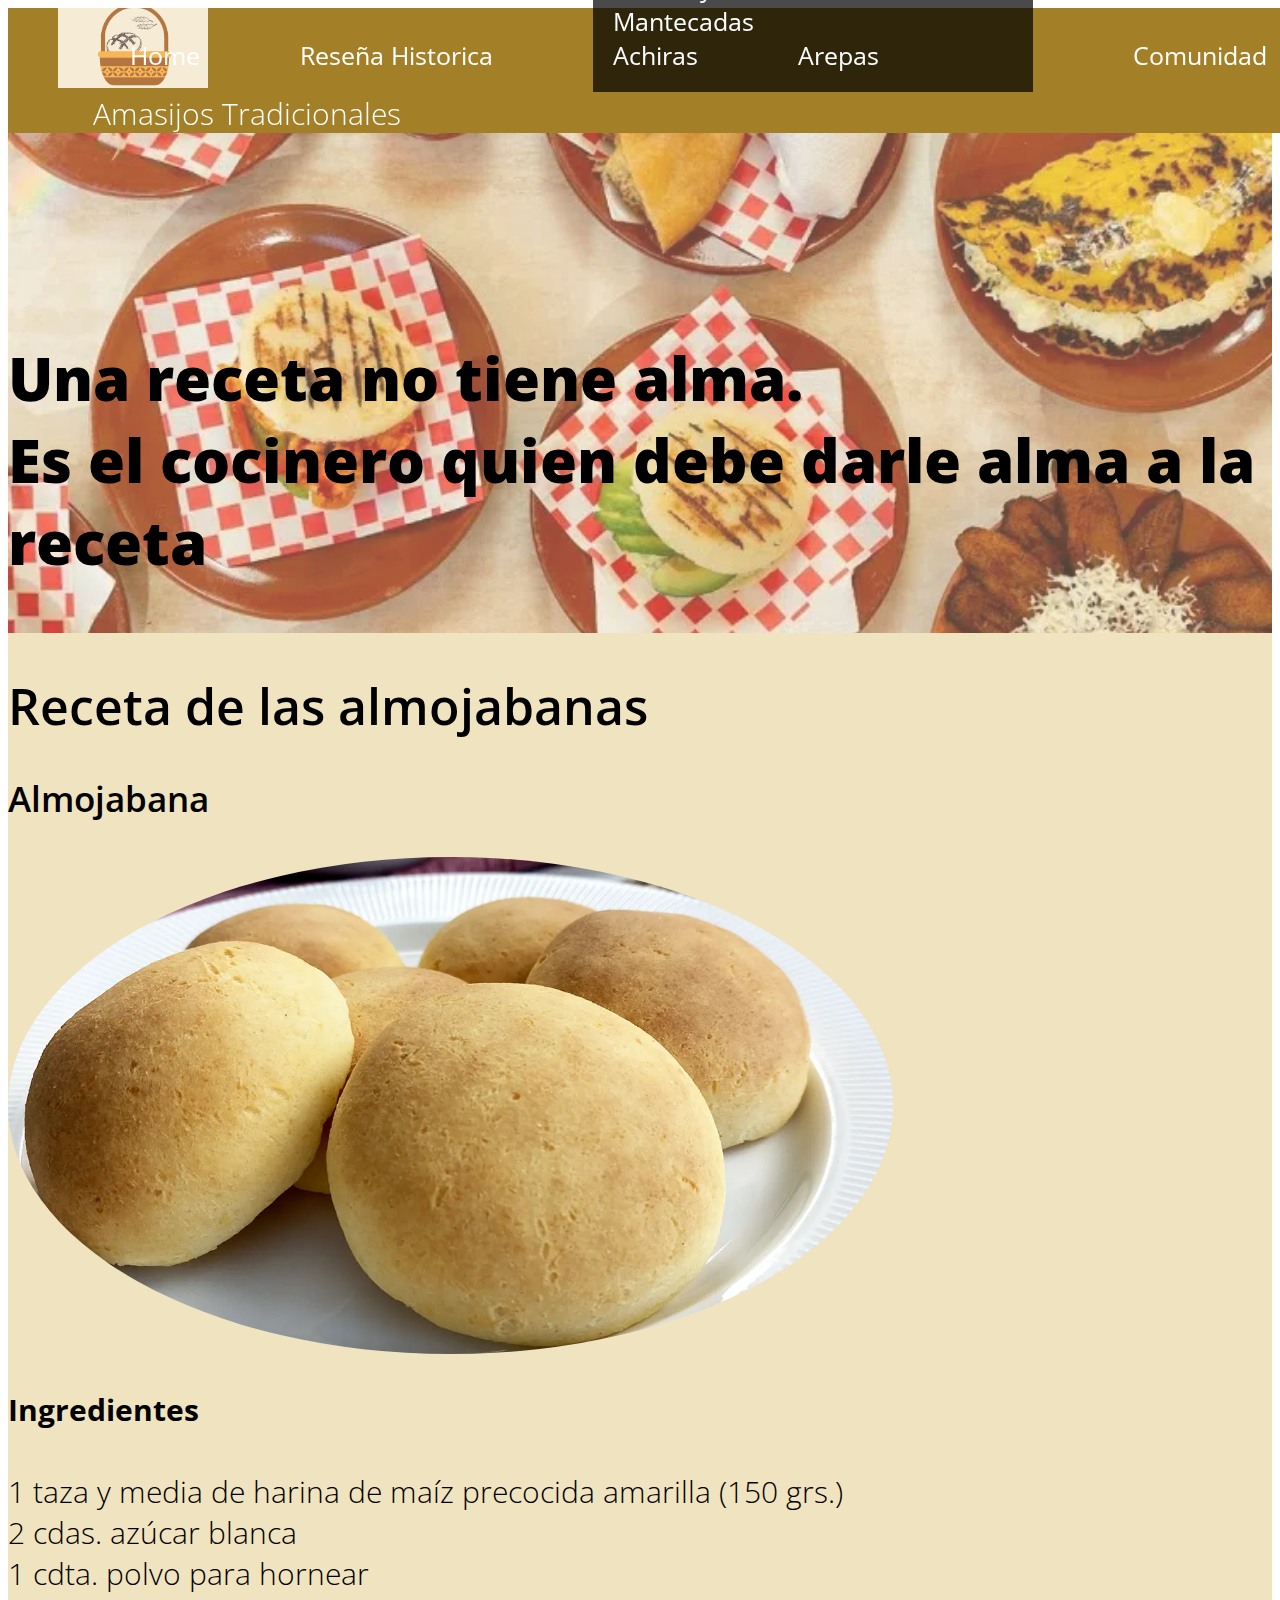
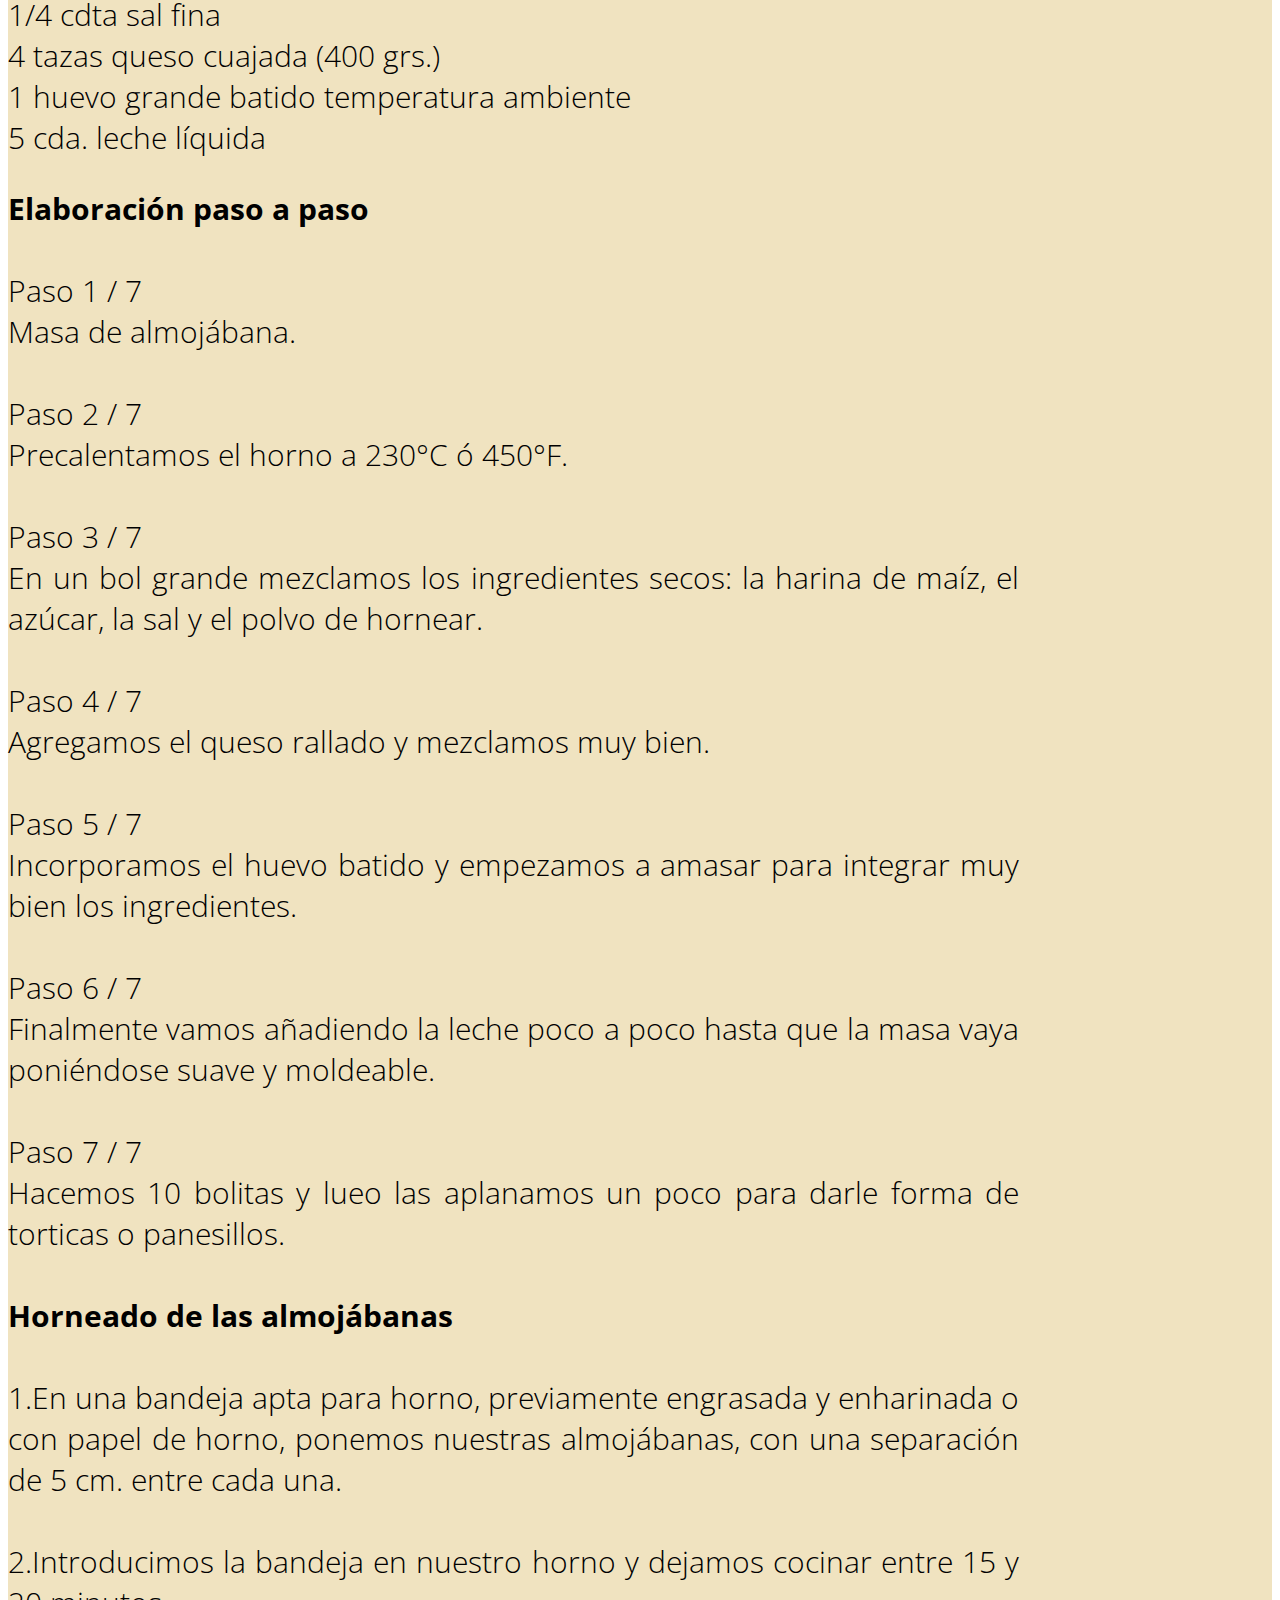
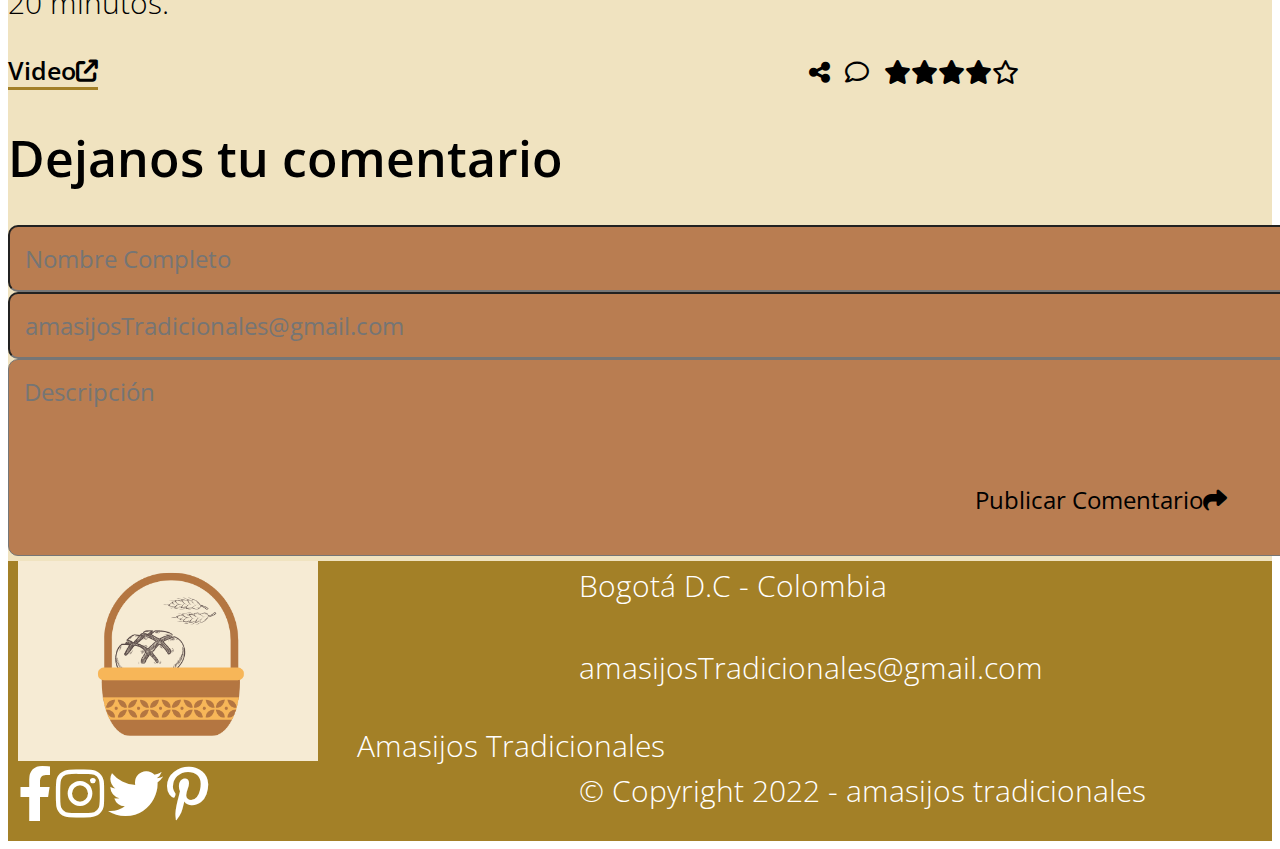
<file: almojabanas.html>
<!-- Los comentarios a lo largo del codigo son muy importantes nos ayudan  -->
<!DOCTYPE html>

<html>

<head>
  <meta charset="UTF-8">
  <meta name="viewport" content="width=device-width, initial-scale=1">
  <!-- Importamos recursos externos -->
  <link rel="stylesheet" href="https://fonts.googleapis.com/css?family=Open Sans">
  <link href="https://cdn.jsdelivr.net/npm/bootstrap@5.2.1/dist/css/bootstrap.min.css" rel="stylesheet"
    integrity="sha384-iYQeCzEYFbKjA/T2uDLTpkwGzCiq6soy8tYaI1GyVh/UjpbCx/TYkiZhlZB6+fzT" crossorigin="anonymous">
  <!-- Importamos recurso css para los estilos-->
  <link rel="stylesheet" href="css/index.css">
  <link rel="stylesheet" href="fontawesome-free-6.2.0-web/css/all.css">
  <link rel="shortcut icon" href="img/logoPestaña.png" type="image/x-icon">
  <script src="https://cdn.jsdelivr.net/npm/bootstrap@5.2.2/dist/js/bootstrap.bundle.min.js"></script>
  <title>AT | Receta Almojabanas</title>
</head>

<!-- Contenido de nuestra pagina -->

<body>
  <!-- START Boostrapt -->
  <div class="part-body container p-0" style="max-width:100%;">
    <!-- Header -->
    <section class="header-fixed">
      <header class="part-header p-10">
        <section class="logo">
          <img src="img/logoHeader.png" width="150px" height="80px" alt="logo de la empresa">
          <p>Amasijos Tradicionales</p>
        </section>
        <nav class="nav-header">
          <ul>
            <li><a href="index.html">Home</a></li>
            <li><a href="seccion1.html">Reseña Historica</a></li>
            <li class="nav-item dropdown">
              <a class="link dropdown-toggle" href="#" role="button" data-bs-toggle="dropdown" aria-expanded="false">
                Recetas
              </a>
              <ul class="dropdown-menu text-center">
                <div class="row">
                  <div class="col-md">
                    <li class="m-0"><a href="seccion2.html">Recetas</a></li>
                    <li class="m-0"><a href="buñuelos.html">Buñuelos</a></li>
                    <li class="m-0"><a class="principal" href="almojabanas.html">Almojabanas</a></li>
                    <li class="m-0"><a href="panDeBono.html">Pan de bono</a></li>
                  </div>
                  <div class="col-md">
                    <li class="m-0"><a href="panDeYuca.html">Pan de yuca</a></li>
                    <li class="m-0"><a href="mantecadas.html">Mantecadas</a></li>
                    <li class="m-0"><a href="achiras.html">Achiras</a></li>
                    <li class="m-0"><a href="arepas.html">Arepas</a></li>
                  </div>
                </div>
              </ul>
            </li>
            <li><a href="comunidad.html">Comunidad</a></li>
          </ul>
        </nav>
      </header>
    </section>
    <!-- END Header -->

    <!-- image header -->
    <section class="p-0">
      <div class="resenha-image text-center">
        <img src="img/imgRecetas.jpg.jpg" width="100%" height="500" alt="imagen alusiva a la seccion">
        <h2>Una receta no tiene alma. <br> Es el cocinero quien debe darle alma a la receta</h2>
      </div>
    </section>
    <!-- END image header -->

    <main>
      <!-- Ingredientes Buñuelos -->
      <div class="container" style="max-width: 70%;">
        <section class="content-third">
          <h1 class="text-center mb-5 mt-5">Receta de las almojabanas</h1>
          <div class="row pt-5">
            <div class="text-center col-4">
              <h3>Almojabana</h3>
              <img class="p-5" src="img/almojabana_colombianaRecetas2.jpg" width="100%" height="70%" alt="imagen alusiva al texto">
            </div>
            <div class="content-last p-3 col-8">
              <p class="p-5">
                <strong><b>Ingredientes</b></strong>
                <br><br>
                1 taza y media de harina de maíz precocida amarilla (150 grs.)<br>
                2 cdas. azúcar blanca<br>
                1 cdta. polvo para hornear<br>
                1/4 cdta sal fina<br>
                4 tazas queso cuajada (400 grs.)<br>
                1 huevo grande batido temperatura ambiente<br>
                5 cda. leche líquida<br>
              </p>
            </div>
          </div>
        </section>
      </div>
      <!-- END Ingredientes Buñuelos -->

      <!-- Preparacion Buñuelos -->
      <div class="container" style="max-width: 80%;">
        <article class="p-5">
          <p class="p-5">
            <strong><b>Elaboración paso a paso</b></strong>
            <br><br>

            Paso 1 / 7 <br>
            Masa de almojábana. <br><br>

            Paso 2 / 7 <br>
            Precalentamos el horno a 230°C ó 450°F. <br><br>

            Paso 3 / 7 <br>
            En un bol grande mezclamos los ingredientes secos: la harina de maíz, el azúcar, la sal y el polvo de
            hornear. <br><br>

            Paso 4 / 7 <br>
            Agregamos el queso rallado y mezclamos muy bien. <br><br>

            Paso 5 / 7 <br>
            Incorporamos el huevo batido y empezamos a amasar para integrar muy bien los ingredientes. <br><br>

            Paso 6 / 7 <br>
            Finalmente vamos añadiendo la leche poco a poco hasta que la masa vaya poniéndose suave y moldeable.
            <br><br>

            Paso 7 / 7 <br>
            Hacemos 10 bolitas y lueo las aplanamos un poco para darle forma de torticas o panesillos. <br><br>

            <strong><b>Horneado de las almojábanas</b></strong><br><br>

            1.En una bandeja apta para horno, previamente engrasada y enharinada o con papel de horno, ponemos nuestras
            almojábanas, con una separación de 5 cm. entre cada una. <br><br>

            2.Introducimos la bandeja en nuestro horno y dejamos cocinar entre 15 y 20 minutos.
          </p>
          <section class="content-links p-5">
            <article class="hyper-recetas">
              <a href="https://youtu.be/HlQhwALPqu8" target="_blank">Video<i
                  class="fa-solid fa-arrow-up-right-from-square m-2"></i></a>
              <span class="links-icons">
                <i class="fa-sharp fa-solid fa-share-nodes"></i>
                <i class="fa-regular fa-comment"></i>
                <i class="fa-solid fa-star"></i>
                <i class="fa-solid fa-star"></i>
                <i class="fa-solid fa-star"></i>
                <i class="fa-solid fa-star"></i>
                <i class="fa-regular fa-star"></i>
              </span>
            </article>
          </section>
        </article>
      </div>
      <!-- END preparacion Buñuelos -->

      <!-- Formulario -->
      <div class="container pb-5">
        <h1 class="mb-5 mt-5">Dejanos tu comentario</h1>
        <div class="content-form p-3">
          <form>
            <div class="row">
              <div class="content-formulario col-md">
                <input type="text" placeholder="Nombre Completo" required>
              </div>
              <div class="content-formulario col-md">
                <input type="email" placeholder="amasijosTradicionales@gmail.com" required>
              </div>
            </div>
            <section class="content-formulario p-4">
              <textarea rows="5" placeholder="Descripción" required></textarea>
            </section>
            <button type="submit">Publicar Comentario<i class="fa-solid fa-share p-2"></i></button>
          </form>
        </div>
      </div>
      <!-- END Formulario -->
    </main>

    <!-- Footer -->
    <footer class="part-footer">
      <div class="container" style="max-width: 100%;">
        <div class="row">
          <div class="col text-center">
            <section class="logo">
              <img src="img/logoHeader.png" width="300px" height="200px" alt="logo de la empresa">
              <p class="m-0">Amasijos Tradicionales</p>
            </section>
            <section class="icons-footer pt-5">
              <a class="m-5" href=""><i class="fa-brands fa-facebook-f"></i></a>
              <a class="m-5" href=""><i class="fa-brands fa-instagram"></i></a>
              <a class="m-5" href=""><i class="fa-brands fa-twitter"></i></a>
              <a class="m-5" href=""><i class="fa-brands fa-pinterest-p"></i></a>
            </section>
          </div>
          <div class="col">
            <p class="credits text-center mb-0">Bogotá D.C - Colombia <br><br>
              amasijosTradicionales@gmail.com <br><br><br>
              © Copyright 2022 - amasijos tradicionales
            </p>
          </div>
        </div>
      </div>
    </footer>
    <!-- END footer -->
  </div>
  <!-- END container Boostrap -->
</body>
<!-- END Body -->

</html>
<!-- End Html -->
</file>
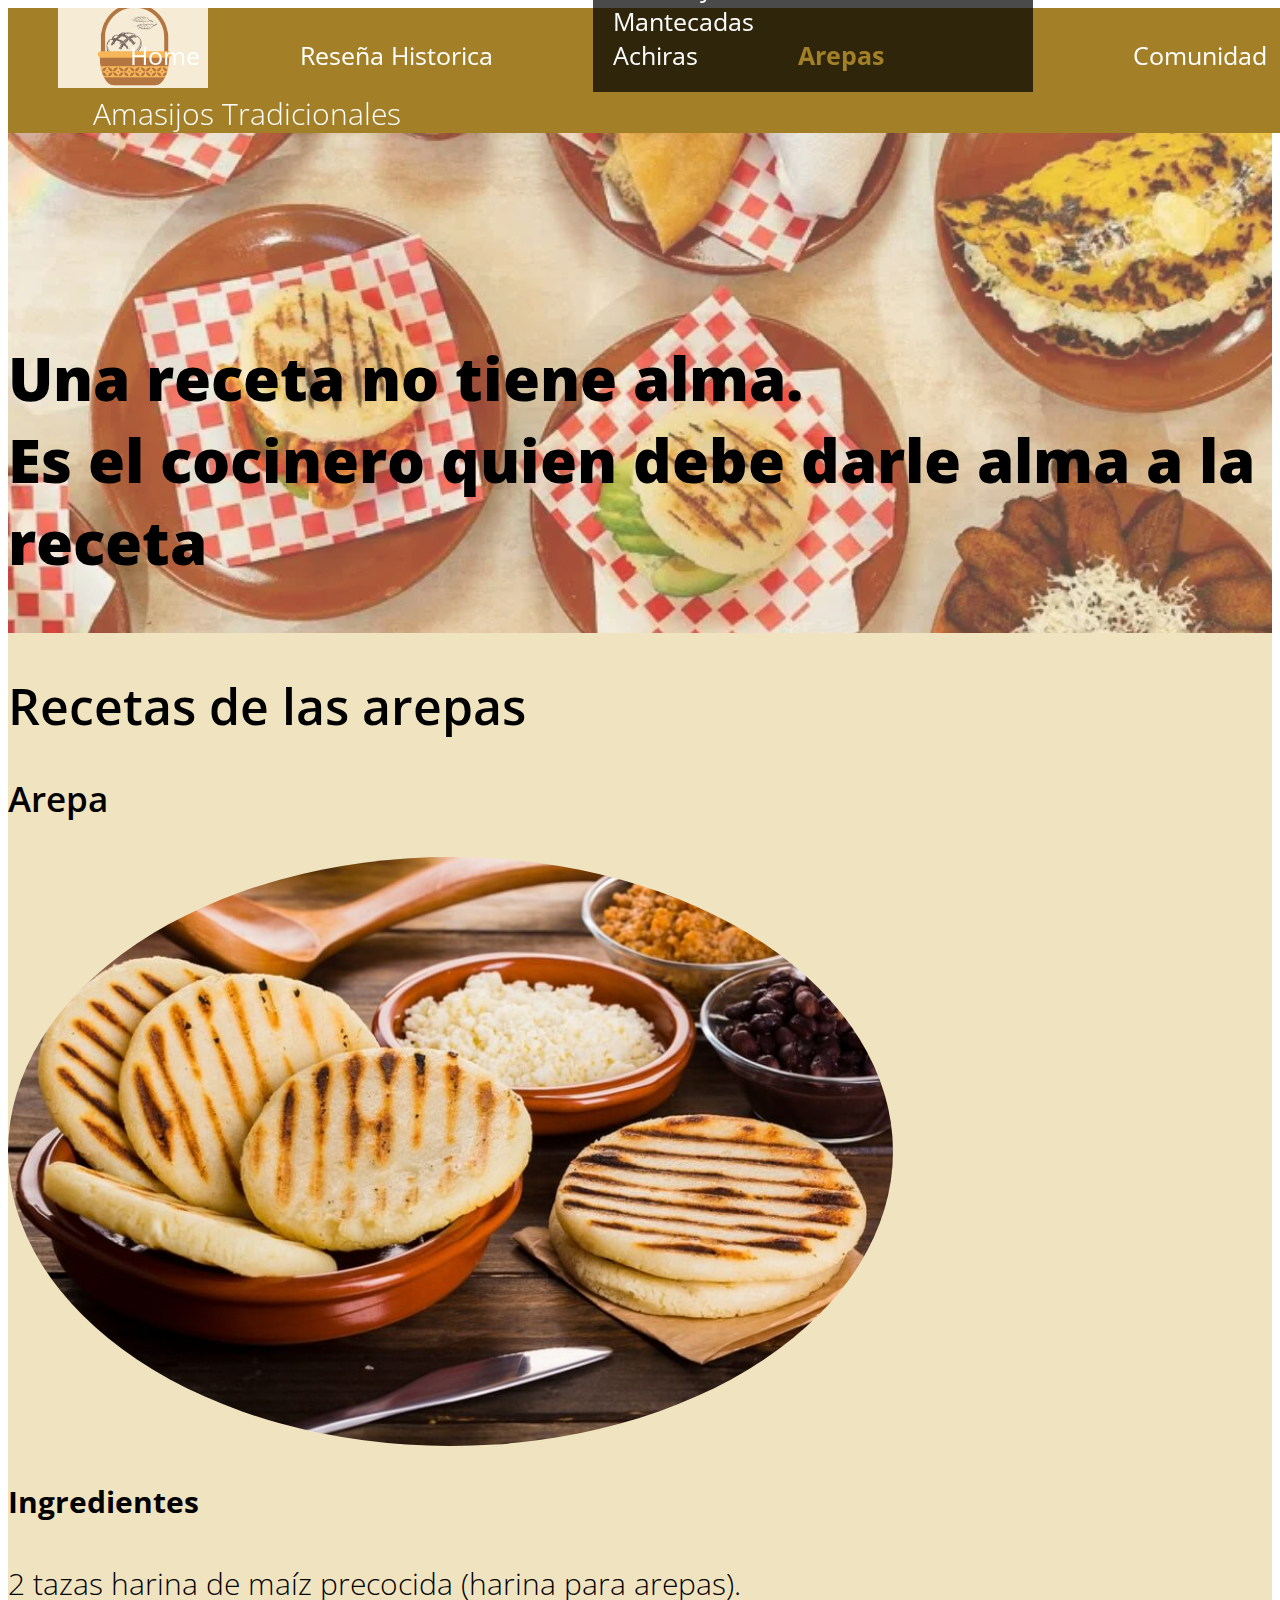
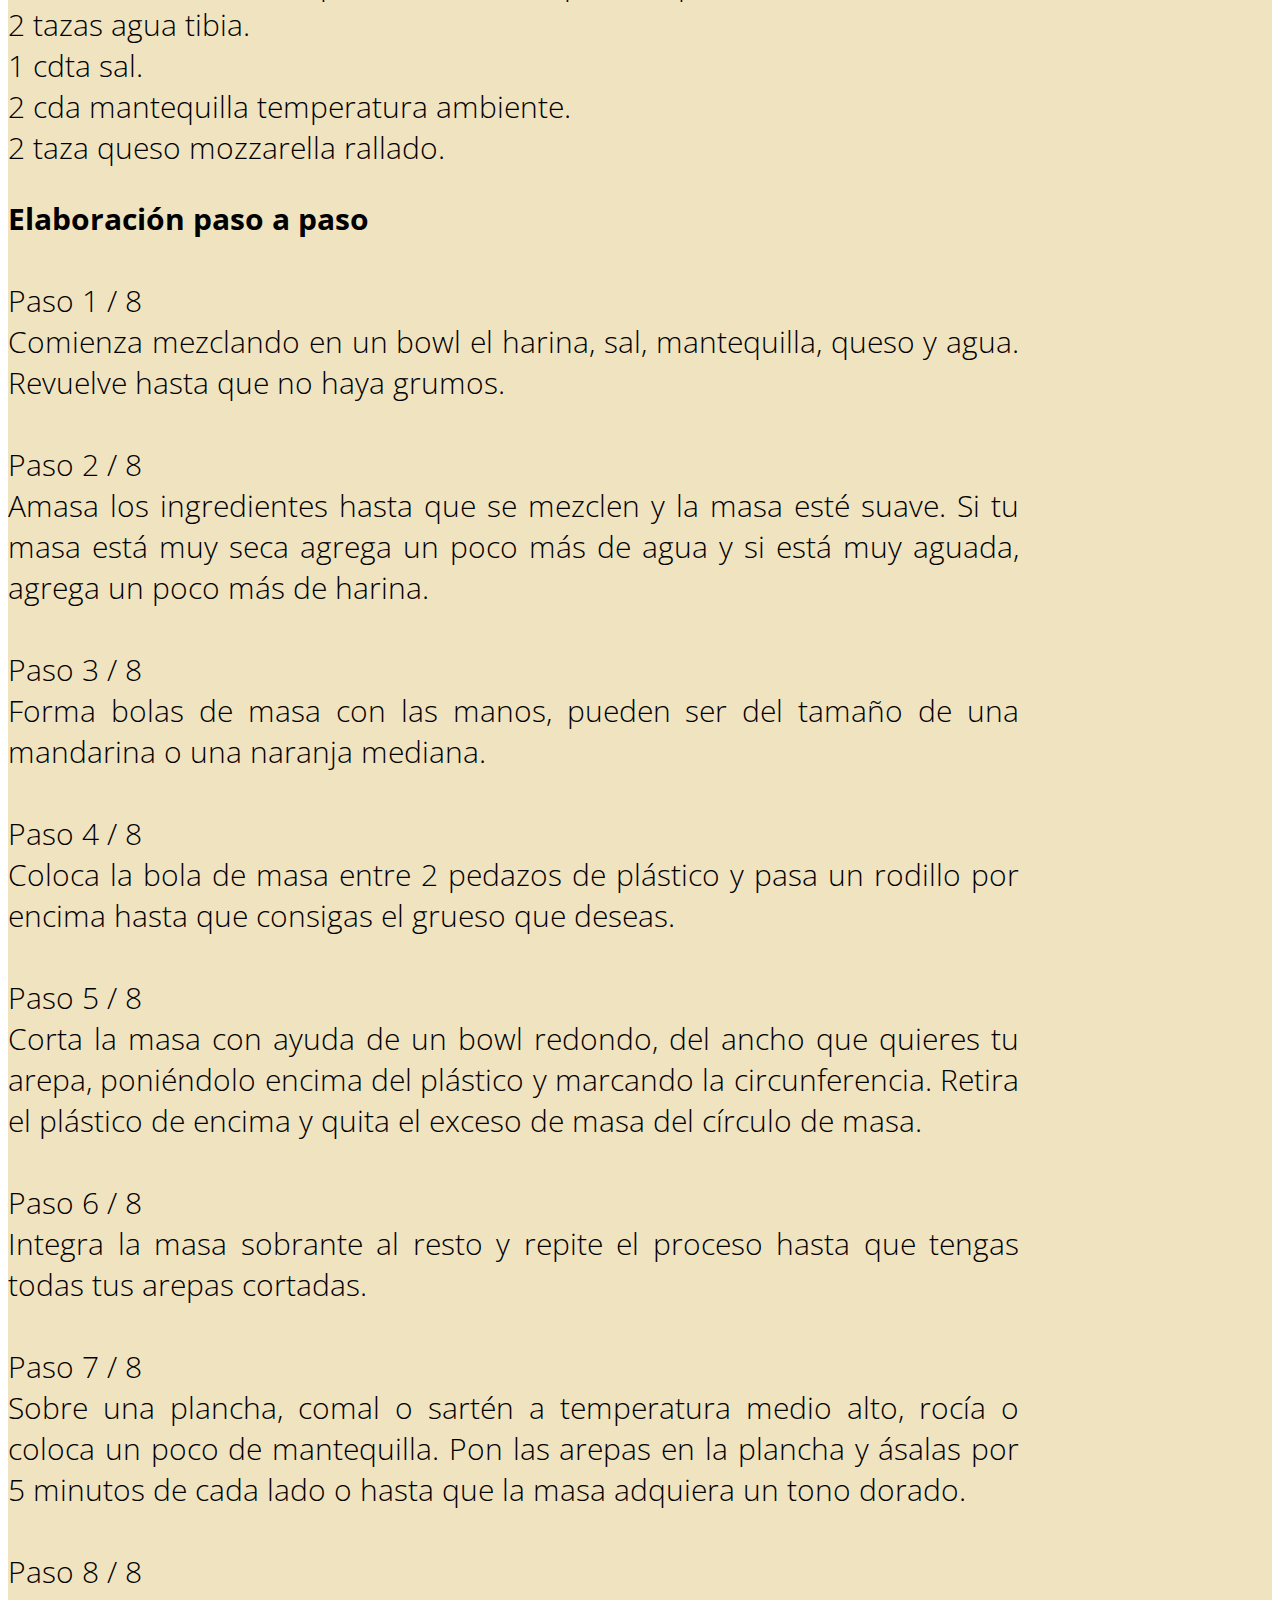
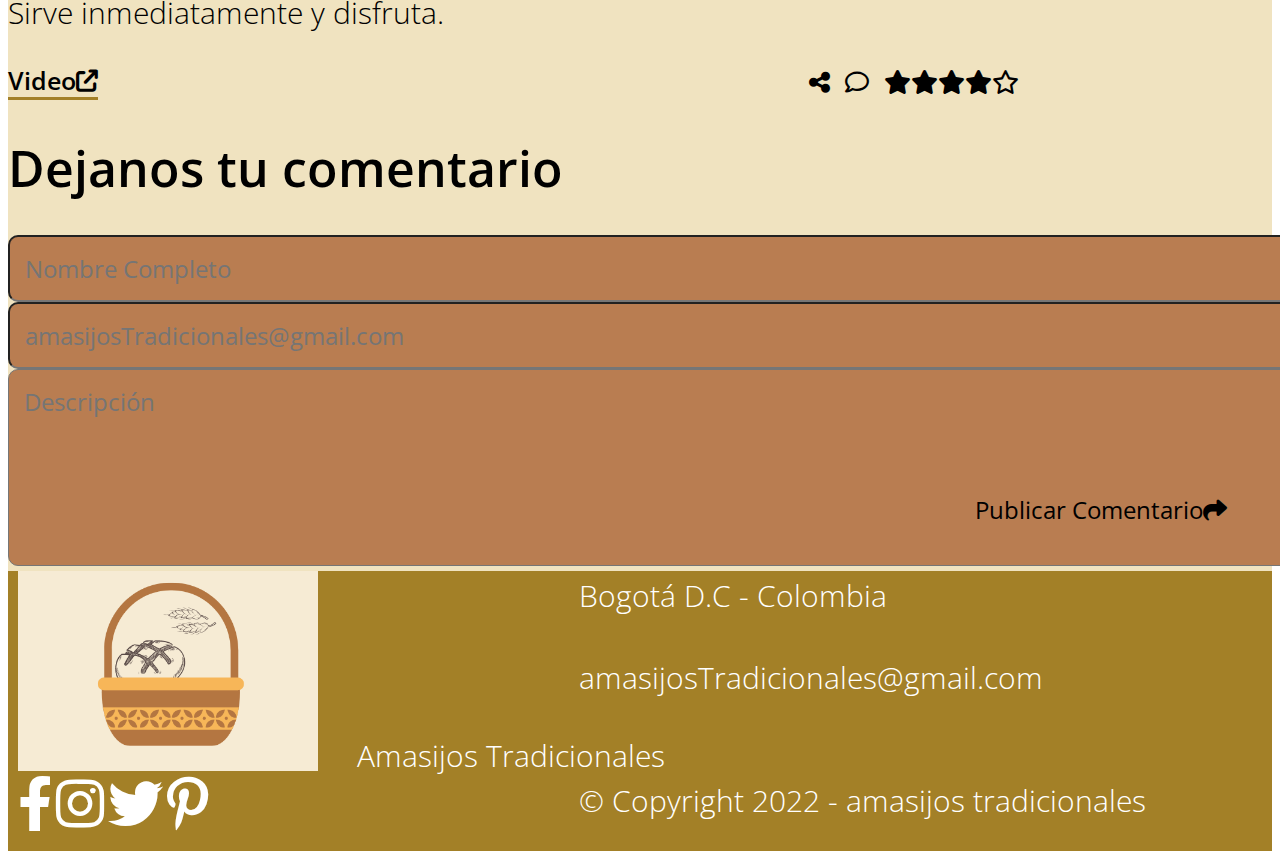
<file: arepas.html>
<!-- Los comentarios a lo largo del codigo son muy importantes nos ayudan  -->
<!DOCTYPE html>

<html>

<head>
  <meta charset="UTF-8">
  <meta name="viewport" content="width=device-width, initial-scale=1">
  <!-- Importamos recursos externos -->
  <link rel="stylesheet" href="https://fonts.googleapis.com/css?family=Open Sans">
  <link href="https://cdn.jsdelivr.net/npm/bootstrap@5.2.1/dist/css/bootstrap.min.css" rel="stylesheet"
    integrity="sha384-iYQeCzEYFbKjA/T2uDLTpkwGzCiq6soy8tYaI1GyVh/UjpbCx/TYkiZhlZB6+fzT" crossorigin="anonymous">
  <!-- Importamos recurso css para los estilos-->
  <link rel="stylesheet" href="css/index.css">
  <link rel="stylesheet" href="fontawesome-free-6.2.0-web/css/all.css">
  <link rel="shortcut icon" href="img/logoPestaña.png" type="image/x-icon">
  <script src="https://cdn.jsdelivr.net/npm/bootstrap@5.2.2/dist/js/bootstrap.bundle.min.js"></script>
  <title>AT | Receta Arepas</title>
</head>

<!-- Contenido de nuestra pagina -->

<body>
  <!-- START Boostrapt -->
  <div class="part-body container p-0" style="max-width:100%;">
    <!-- Header -->
    <section class="header-fixed">
      <header class="part-header p-10">
        <section class="logo">
          <img src="img/logoHeader.png" width="150px" height="80px" alt="logo de la empresa">
          <p>Amasijos Tradicionales</p>
        </section>
        <nav class="nav-header">
          <ul>
            <li><a href="index.html">Home</a></li>
            <li><a href="seccion1.html">Reseña Historica</a></li>
            <li class="nav-item dropdown">
              <a class="link dropdown-toggle" href="#" role="button" data-bs-toggle="dropdown" aria-expanded="false">
                Recetas
              </a>
              <ul class="dropdown-menu text-center">
                <div class="row">
                  <div class="col-md">
                    <li class="m-0"><a href="seccion2.html">Recetas</a></li>
                    <li class="m-0"><a href="buñuelos.html">Buñuelos</a></li>
                    <li class="m-0"><a href="almojabanas.html">Almojabanas</a></li>
                    <li class="m-0"><a href="panDeBono.html">Pan de bono</a></li>
                  </div>
                  <div class="col-md">
                    <li class="m-0"><a href="panDeYuca.html">Pan de yuca</a></li>
                    <li class="m-0"><a href="mantecadas.html">Mantecadas</a></li>
                    <li class="m-0"><a href="achiras.html">Achiras</a></li>
                    <li class="m-0"><a class="principal" href="arepas.html">Arepas</a></li>
                  </div>
                </div>
              </ul>
            </li>
            <li><a href="comunidad.html">Comunidad</a></li>
          </ul>
        </nav>
      </header>
    </section>
    <!-- END Header -->

    <!-- image header -->
    <section class="p-0">
      <div class="resenha-image text-center">
        <img src="img/imgRecetas.jpg.jpg" width="100%" height="500" alt="imagen alusiva a la seccion">
        <h2>Una receta no tiene alma. <br> Es el cocinero quien debe darle alma a la receta</h2>
      </div>
    </section>
    <!-- END image header -->
    
    <main>
      <!-- Ingredientes Buñuelos -->
      <div class="container" style="max-width: 70%;">
        <section class="content-third">
          <h1 class="text-center mb-5 mt-5">Recetas de las arepas</h1>
          <div class="row pt-5">
            <div class="text-center col-4">
              <h3>Arepa</h3>
              <img class="p-5" src="img/arepasReceta6.jpg" width="100%" height="75%" alt="imagen alusiva al texto">
            </div>
            <div class="content-last p-3 col-8">
              <p class="p-5">
                <strong><b>Ingredientes</b></strong>
                <br><br>
                2 tazas harina de maíz precocida (harina para arepas).<br>
                2 tazas agua tibia.<br>
                1 cdta sal.<br>
                2 cda mantequilla temperatura ambiente.<br>
                2 taza queso mozzarella rallado.<br>
              </p>
            </div>
          </div>
        </section>
      </div>
      <!-- END Ingredientes Buñuelos -->

      <!-- Preparacion Buñuelos -->
      <div class="container" style="max-width: 80%;">
        <article class="p-5">
          <p class="p-5">
            <strong><b>Elaboración paso a paso</b></strong>
            <br><br>

            Paso 1 / 8 <br>
            Comienza mezclando en un bowl el harina, sal, mantequilla, queso y agua. Revuelve hasta que no haya grumos.
            <br><br>

            Paso 2 / 8 <br>
            Amasa los ingredientes hasta que se mezclen y la masa esté suave. Si tu masa está muy seca agrega un poco
            más de agua y si está muy aguada, agrega un poco más de harina.<br><br>

            Paso 3 / 8 <br>
            Forma bolas de masa con las manos, pueden ser del tamaño de una mandarina o una naranja mediana. <br><br>

            Paso 4 / 8 <br>
            Coloca la bola de masa entre 2 pedazos de plástico y pasa un rodillo por encima hasta que consigas el grueso
            que deseas. <br><br>

            Paso 5 / 8 <br>
            Corta la masa con ayuda de un bowl redondo, del ancho que quieres tu arepa, poniéndolo encima del plástico y
            marcando la circunferencia. Retira el plástico de encima y quita el exceso de masa del círculo de masa.
            <br><br>

            Paso 6 / 8 <br>
            Integra la masa sobrante al resto y repite el proceso hasta que tengas todas tus arepas cortadas. <br><br>

            Paso 7 / 8 <br>
            Sobre una plancha, comal o sartén a temperatura medio alto, rocía o coloca un poco de mantequilla. Pon las
            arepas en la plancha y ásalas por 5 minutos de cada lado o hasta que la masa adquiera un tono dorado.
            <br><br>

            Paso 8 / 8 <br>
            Sirve inmediatamente y disfruta.
          </p>
          <section class="content-links p-5">
            <article class="hyper-recetas">
              <a href="https://youtu.be/gofd9jFHLgc" target="_blank">Video<i
                  class="fa-solid fa-arrow-up-right-from-square m-2"></i></a>
              <span class="links-icons">
                <i class="fa-sharp fa-solid fa-share-nodes"></i>
                <i class="fa-regular fa-comment"></i>
                <i class="fa-solid fa-star"></i>
                <i class="fa-solid fa-star"></i>
                <i class="fa-solid fa-star"></i>
                <i class="fa-solid fa-star"></i>
                <i class="fa-regular fa-star"></i>
              </span>
            </article>
          </section>
        </article>
      </div>
      <!-- END preparacion Buñuelos -->

      <!-- Formulario -->
      <div class="container pb-5">
        <h1 class="mb-5 mt-5">Dejanos tu comentario</h1>
        <div class="content-form p-3">
          <form>
            <div class="row">
              <div class="content-formulario col-md">
                <input type="text" placeholder="Nombre Completo" required>
              </div>
              <div class="content-formulario col-md">
                <input type="email" placeholder="amasijosTradicionales@gmail.com" required>
              </div>
            </div>
            <section class="content-formulario p-4">
              <textarea rows="5" placeholder="Descripción" required></textarea>
            </section>
            <button type="submit">Publicar Comentario<i class="fa-solid fa-share p-2"></i></button>
          </form>
        </div>
      </div>
      <!-- END Formulario -->
    </main>

    <!-- Footer -->
    <footer class="part-footer">
      <div class="container" style="max-width: 100%;">
        <div class="row">
          <div class="col text-center">
            <section class="logo">
              <img src="img/logoHeader.png" width="300px" height="200px" alt="logo de la empresa">
              <p class="m-0">Amasijos Tradicionales</p>
            </section>
            <section class="icons-footer pt-5">
              <a class="m-5" href=""><i class="fa-brands fa-facebook-f"></i></a>
              <a class="m-5" href=""><i class="fa-brands fa-instagram"></i></a>
              <a class="m-5" href=""><i class="fa-brands fa-twitter"></i></a>
              <a class="m-5" href=""><i class="fa-brands fa-pinterest-p"></i></a>
            </section>
          </div>
          <div class="col">
            <p class="credits text-center mb-0">Bogotá D.C - Colombia <br><br>
              amasijosTradicionales@gmail.com <br><br><br>
              © Copyright 2022 - amasijos tradicionales
            </p>
          </div>
        </div>
      </div>
    </footer>
    <!-- END footer -->
  </div>
  <!-- END container Boostrap -->
</body>
<!-- END Body -->

</html>
<!-- End Html -->
</file>
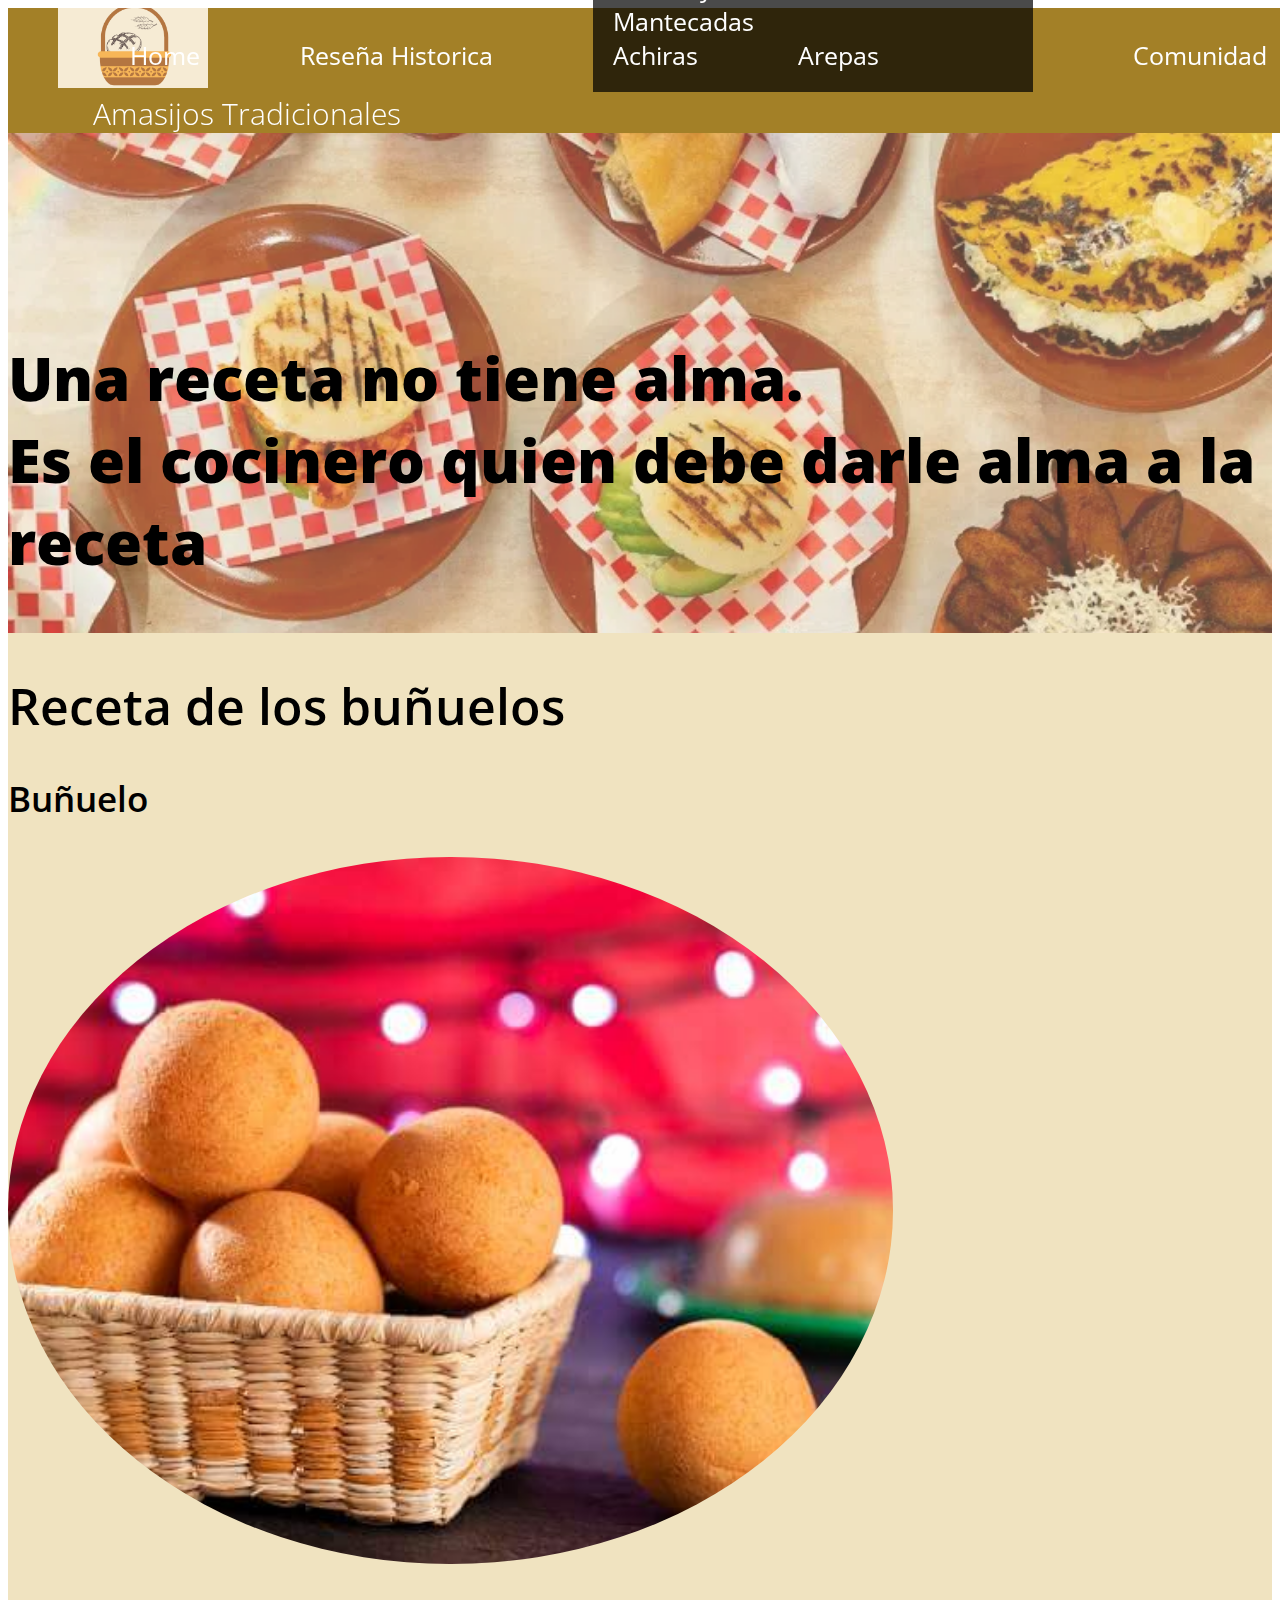
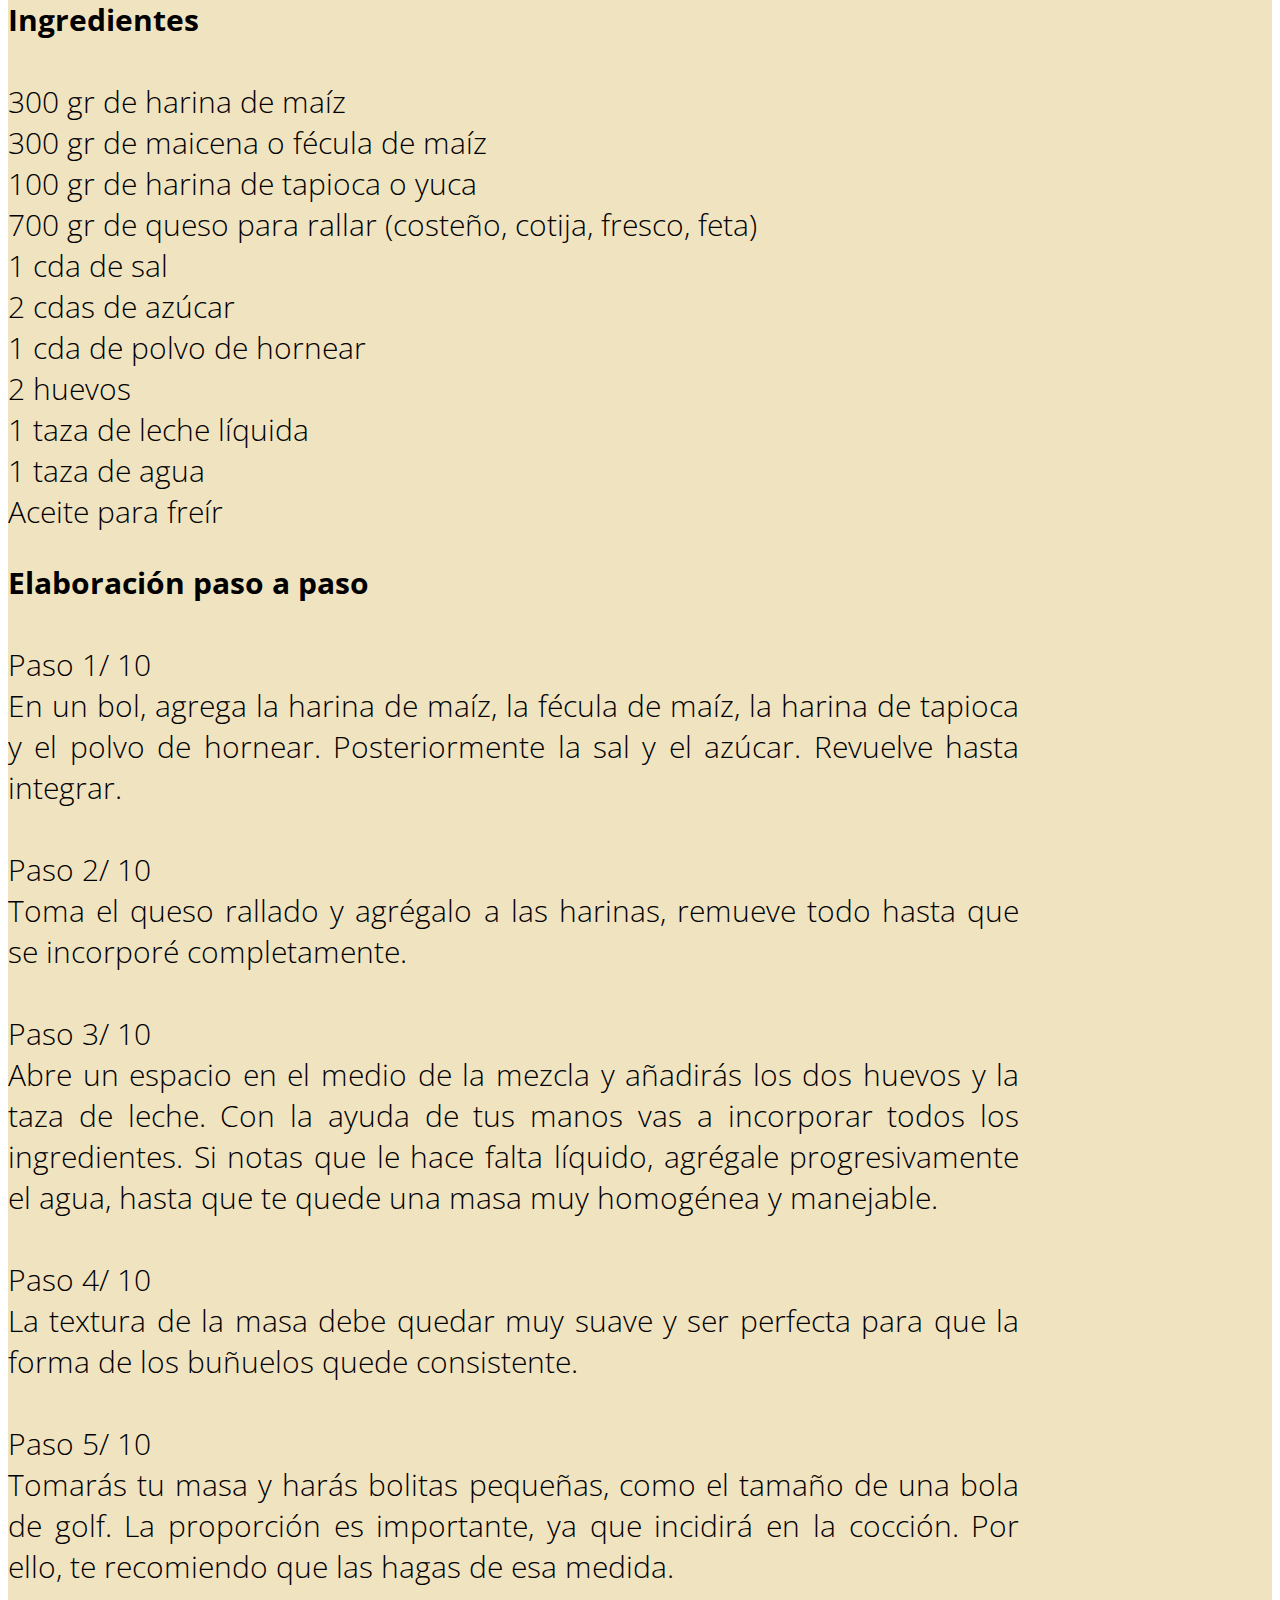
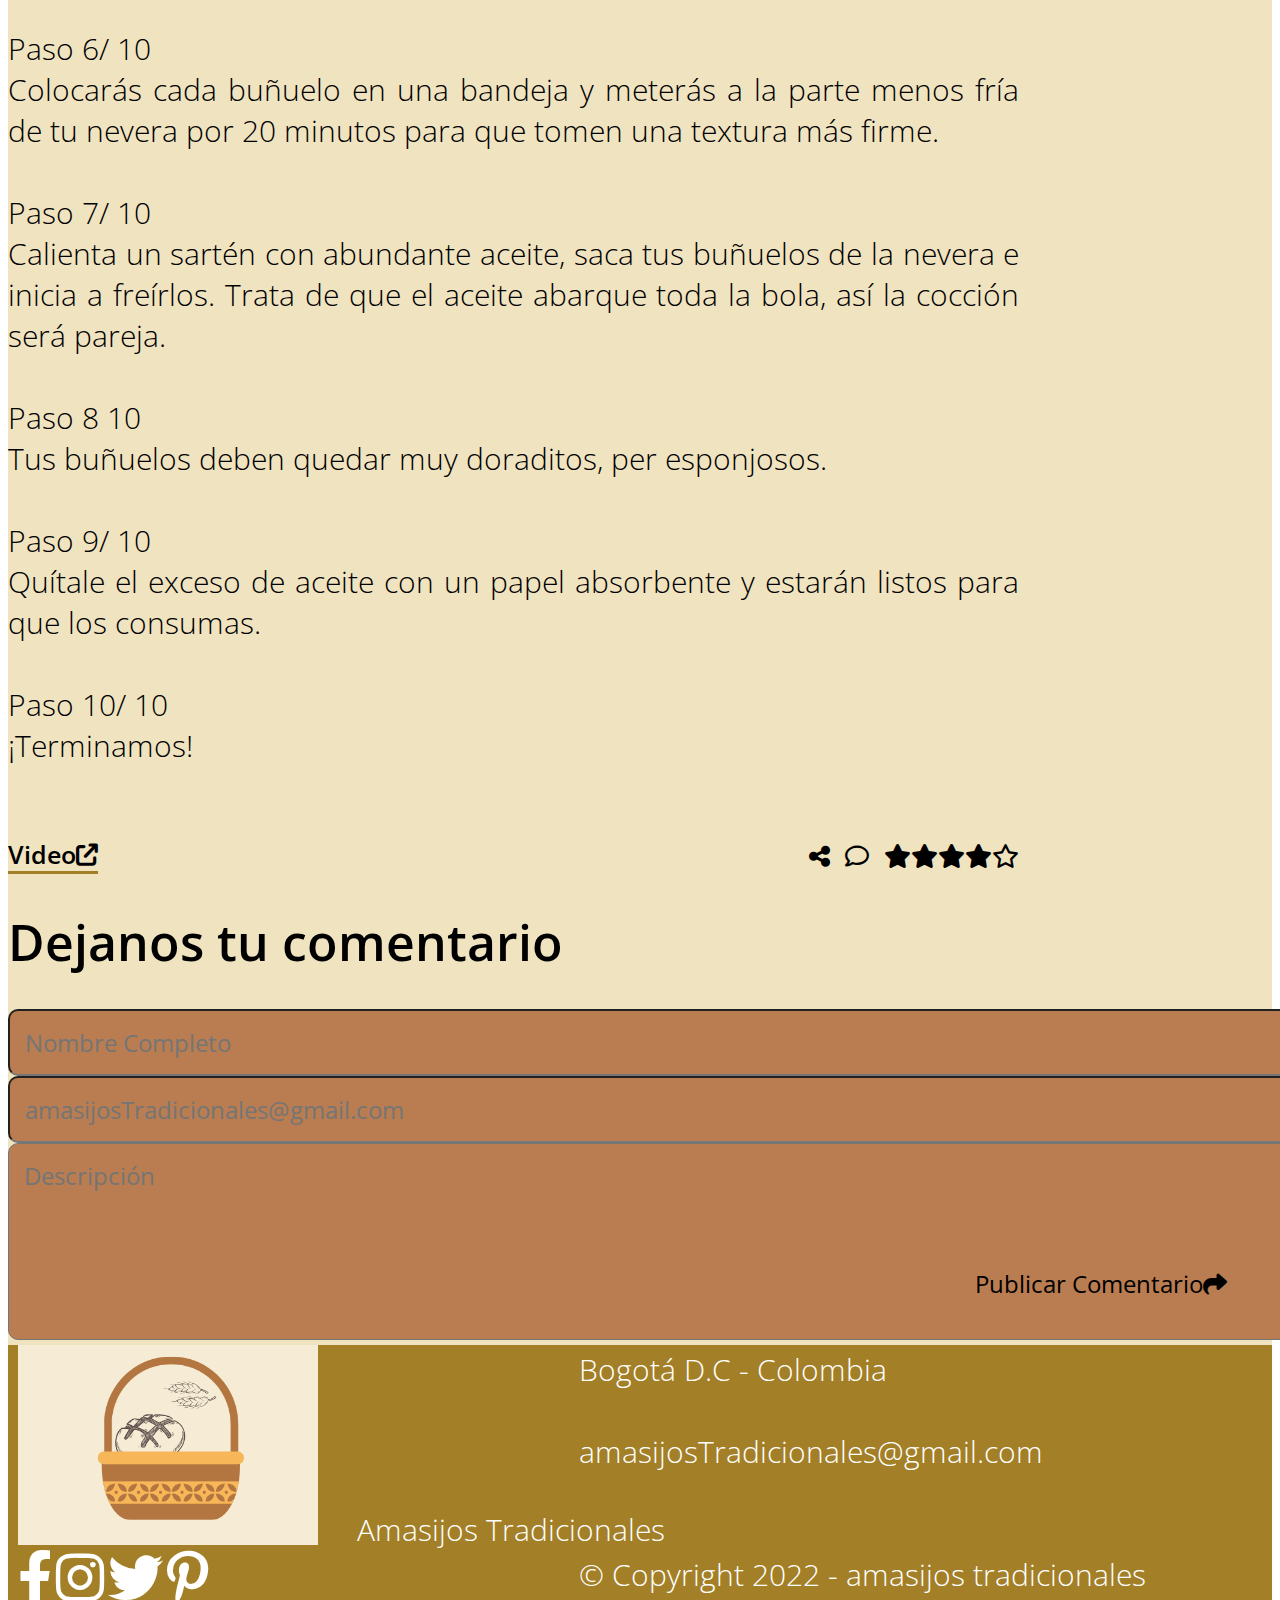
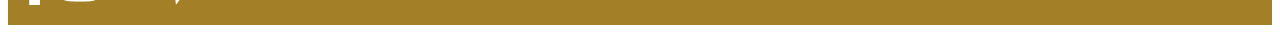
<file: buñuelos.html>
<!-- Los comentarios a lo largo del codigo son muy importantes nos ayudan  -->
<!DOCTYPE html>

<html>

<head>
  <meta charset="UTF-8">
  <meta name="viewport" content="width=device-width, initial-scale=1">
  <!-- Importamos recursos externos -->
  <link rel="stylesheet" href="https://fonts.googleapis.com/css?family=Open Sans">
  <link href="https://cdn.jsdelivr.net/npm/bootstrap@5.2.1/dist/css/bootstrap.min.css" rel="stylesheet"
    integrity="sha384-iYQeCzEYFbKjA/T2uDLTpkwGzCiq6soy8tYaI1GyVh/UjpbCx/TYkiZhlZB6+fzT" crossorigin="anonymous">
  <!-- Importamos recurso css para los estilos-->
  <link rel="stylesheet" href="css/index.css">
  <link rel="stylesheet" href="fontawesome-free-6.2.0-web/css/all.css">
  <link rel="shortcut icon" href="img/logoPestaña.png" type="image/x-icon">
  <script src="https://cdn.jsdelivr.net/npm/bootstrap@5.2.2/dist/js/bootstrap.bundle.min.js"></script>
  <title>AT | Receta Buñuelos</title>
</head>

<!-- Contenido de nuestra pagina -->

<body>
  <!-- START Boostrapt -->
  <div class="part-body container p-0" style="max-width:100%;">
    <!-- Header -->
    <section class="header-fixed">
      <header class="part-header p-10">
        <section class="logo">
          <img src="img/logoHeader.png" width="150px" height="80px" alt="logo de la empresa">
          <p>Amasijos Tradicionales</p>
        </section>
        <nav class="nav-header">
          <ul>
            <li><a href="index.html">Home</a></li>
            <li><a href="seccion1.html">Reseña Historica</a></li>
            <li class="nav-item dropdown">
              <a class="link dropdown-toggle" href="#" role="button" data-bs-toggle="dropdown" aria-expanded="false">
                Recetas
              </a>
              <ul class="dropdown-menu text-center">
                <div class="row">
                  <div class="col-md">
                    <li class="m-0"><a href="seccion2.html">Recetas</a></li>
                    <li class="m-0"><a class="principal" href="buñuelos.html">Buñuelos</a></li>
                    <li class="m-0"><a href="almojabanas.html">Almojabanas</a></li>
                    <li class="m-0"><a href="panDeBono.html">Pan de bono</a></li>
                  </div>
                  <div class="col-md">
                    <li class="m-0"><a href="panDeYuca.html">Pan de yuca</a></li>
                    <li class="m-0"><a href="mantecadas.html">Mantecadas</a></li>
                    <li class="m-0"><a href="achiras.html">Achiras</a></li>
                    <li class="m-0"><a href="arepas.html">Arepas</a></li>
                  </div>
                </div>
              </ul>
            </li>
            <li><a href="comunidad.html">Comunidad</a></li>
          </ul>
        </nav>
      </header>
    </section>
    <!-- END Header -->

    <!-- image header -->
    <section class="p-0">
      <div class="resenha-image text-center">
        <img src="img/imgRecetas.jpg.jpg" width="100%" height="500" alt="imagen alusiva a la seccion">
        <h2>Una receta no tiene alma. <br> Es el cocinero quien debe darle alma a la receta</h2>
      </div>
    </section>
    <!-- END image header -->
    
    <main>
      <!-- Ingredientes Buñuelos -->
      <div class="container" style="max-width: 70%;">
        <section class="content-third">
          <h1 class="text-center mb-5 mt-5">Receta de los buñuelos</h1>
          <div class="row pt-5">
            <div class="text-center col-4">
              <h3>Buñuelo</h3>
              <img class="p-5" src="img/RecetasBuñuelos2.jpg" width="100%" height="50%" alt="imagen alusiva al texto">
            </div>
            <div class="content-last p-3 col-8">
              <p class="p-5">
                <strong><b>Ingredientes</b></strong>
                <br><br>
                300 gr de harina de maíz<br>
                300 gr de maicena o fécula de maíz<br>
                100 gr de harina de tapioca o yuca<br>
                700 gr de queso para rallar (costeño, cotija, fresco, feta)<br>
                1 cda de sal<br>
                2 cdas de azúcar<br>
                1 cda de polvo de hornear<br>
                2 huevos<br>
                1 taza de leche líquida<br>
                1 taza de agua<br>
                Aceite para freír<br>
              </p>
            </div>
          </div>
        </section>
      </div>
      <!-- END Ingredientes Buñuelos -->

      <!-- Preparacion Buñuelos -->
      <div class="container" style="max-width: 80%;">
        <article class="p-5">
          <p class="p-5">
            <strong><b>Elaboración paso a paso</b></strong>
            <br><br>

            Paso 1/ 10 <br>
            En un bol, agrega la harina de maíz, la fécula de maíz, la harina de tapioca y el polvo de hornear.
            Posteriormente la sal y el azúcar. Revuelve hasta integrar.<br><br>

            Paso 2/ 10 <br>
            Toma el queso rallado y agrégalo a las harinas, remueve todo hasta que se incorporé completamente.<br><br>

            Paso 3/ 10 <br>
            Abre un espacio en el medio de la mezcla y añadirás los dos huevos y la taza de leche. Con la ayuda de tus
            manos vas a incorporar todos los ingredientes. Si notas que le hace falta líquido, agrégale progresivamente
            el agua, hasta que te quede una masa muy homogénea y manejable.<br><br>

            Paso 4/ 10 <br>
            La textura de la masa debe quedar muy suave y ser perfecta para que la forma de los buñuelos quede
            consistente.<br><br>

            Paso 5/ 10 <br>
            Tomarás tu masa y harás bolitas pequeñas, como el tamaño de una bola de golf. La proporción es importante,
            ya que incidirá en la cocción. Por ello, te recomiendo que las hagas de esa medida.<br><br>

            Paso 6/ 10 <br>
            Colocarás cada buñuelo en una bandeja y meterás a la parte menos fría de tu nevera por 20 minutos para que
            tomen una textura más firme.<br><br>

            Paso 7/ 10 <br>
            Calienta un sartén con abundante aceite, saca tus buñuelos de la nevera e inicia a freírlos. Trata de que el
            aceite abarque toda la bola, así la cocción será pareja.<br><br>

            Paso 8 10 <br>
            Tus buñuelos deben quedar muy doraditos, per esponjosos.<br><br>

            Paso 9/ 10 <br>
            Quítale el exceso de aceite con un papel absorbente y estarán listos para que los consumas.<br><br>

            Paso 10/ 10 <br>
            ¡Terminamos!<br><br>
          </p>
          <section class="content-links p-3">
            <article class="hyper-recetas">
              <a href="https://youtu.be/AJS6VHHzcmA" target="_blank">Video<i
                  class="fa-solid fa-arrow-up-right-from-square m-2"></i></a>
              <span class="links-icons">
                <i class="fa-sharp fa-solid fa-share-nodes"></i>
                <i class="fa-regular fa-comment"></i>
                <i class="fa-solid fa-star"></i>
                <i class="fa-solid fa-star"></i>
                <i class="fa-solid fa-star"></i>
                <i class="fa-solid fa-star"></i>
                <i class="fa-regular fa-star"></i>
              </span>
            </article>
          </section>
        </article>
      </div>
      <!-- END preparacion Buñuelos -->

      <!-- Formulario -->
      <div class="container pb-5">
        <h1 class="mb-5 mt-5">Dejanos tu comentario</h1>
        <div class="content-form p-3">
          <form>
            <div class="row">
              <div class="content-formulario col-md">
                <input type="text" placeholder="Nombre Completo" required>
              </div>
              <div class="content-formulario col-md">
                <input type="email" placeholder="amasijosTradicionales@gmail.com" required>
              </div>
            </div>
            <section class="content-formulario p-4">
              <textarea rows="5" placeholder="Descripción" required></textarea>
            </section>
            <button type="submit">Publicar Comentario<i class="fa-solid fa-share p-2"></i></button>
          </form>
        </div>
      </div>
      <!-- END Formulario -->
    </main>

    <!-- Footer -->
    <footer class="part-footer">
      <div class="container" style="max-width: 100%;">
        <div class="row">
          <div class="col text-center">
            <section class="logo">
              <img src="img/logoHeader.png" width="300px" height="200px" alt="logo de la empresa">
              <p class="m-0">Amasijos Tradicionales</p>
            </section>
            <section class="icons-footer pt-5">
              <a class="m-5" href=""><i class="fa-brands fa-facebook-f"></i></a>
              <a class="m-5" href=""><i class="fa-brands fa-instagram"></i></a>
              <a class="m-5" href=""><i class="fa-brands fa-twitter"></i></a>
              <a class="m-5" href=""><i class="fa-brands fa-pinterest-p"></i></a>
            </section>
          </div>
          <div class="col">
            <p class="credits text-center mb-0">Bogotá D.C - Colombia <br><br>
              amasijosTradicionales@gmail.com <br><br><br>
              © Copyright 2022 - amasijos tradicionales
            </p>
          </div>
        </div>
      </div>
    </footer>
    <!-- END footer -->
  </div>
  <!-- END container Boostrap -->
</body>
<!-- END Body -->

</html>
<!-- End Html -->
</file>
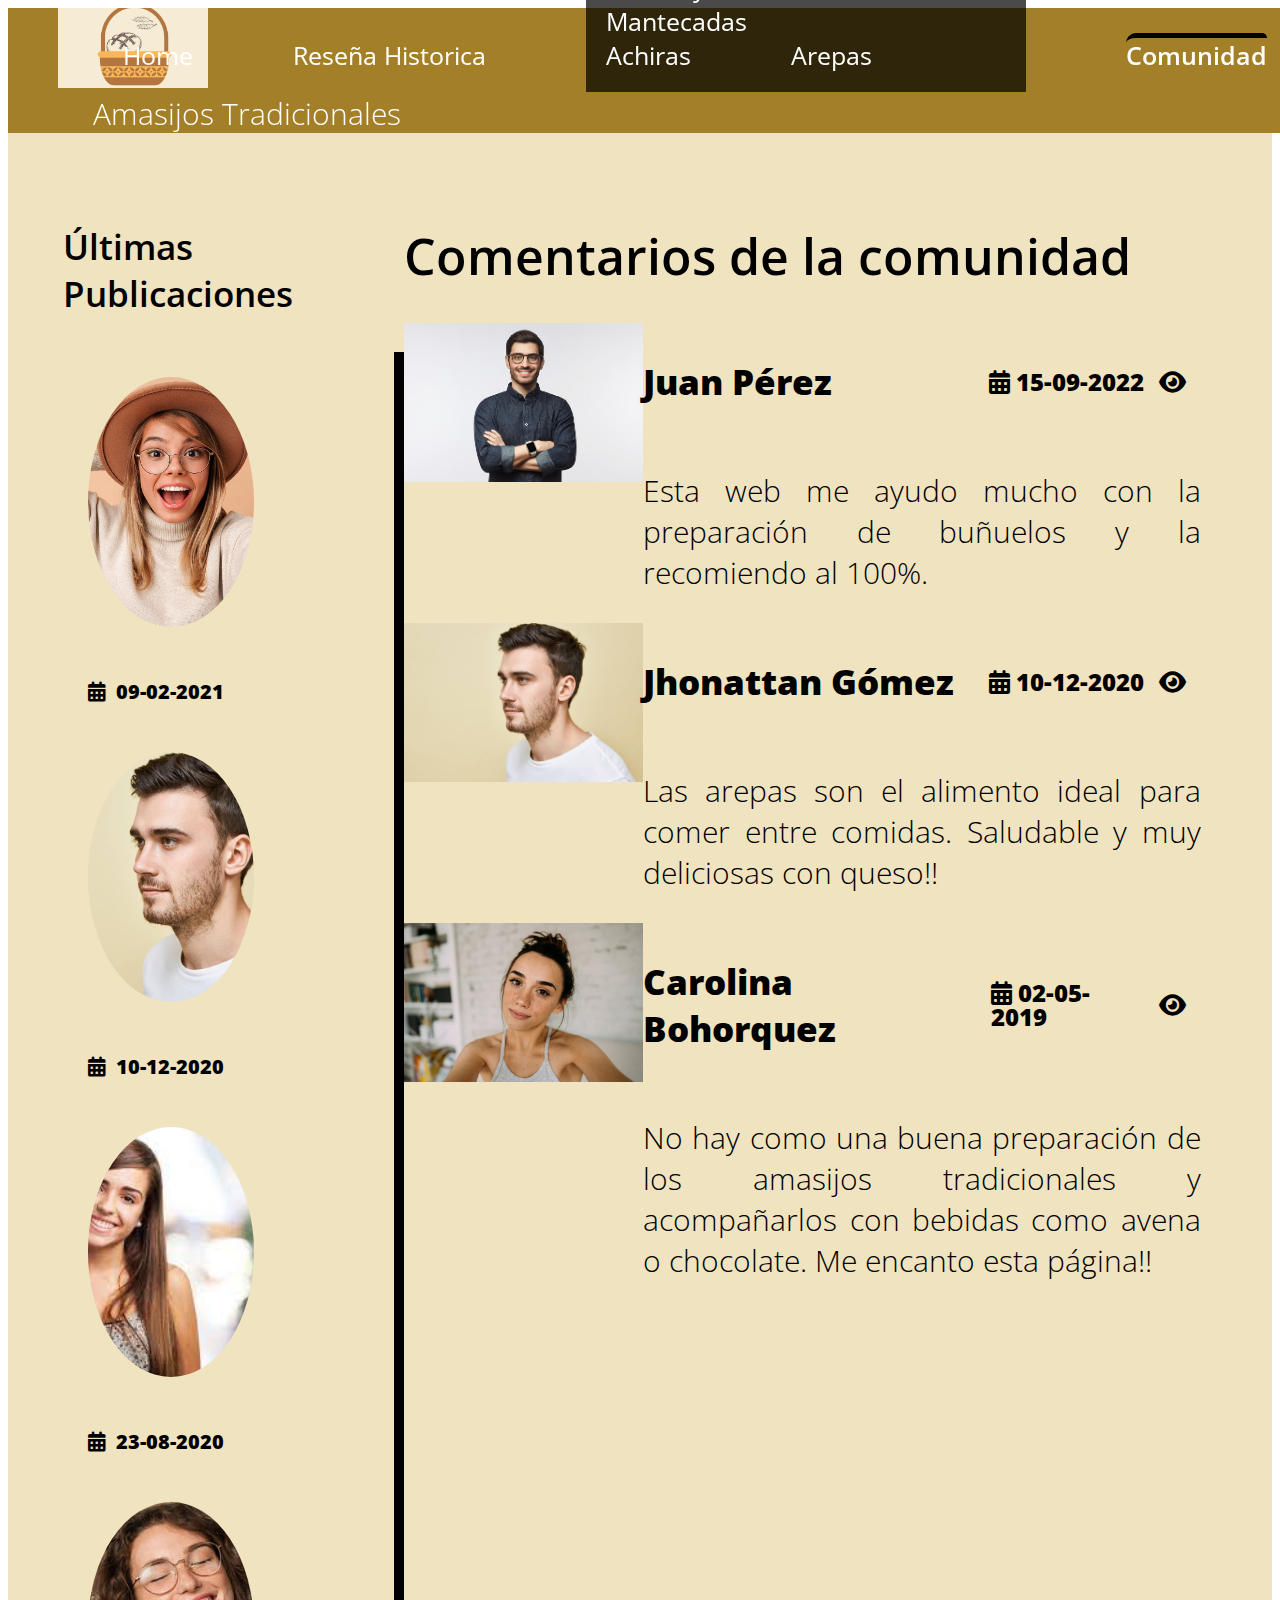
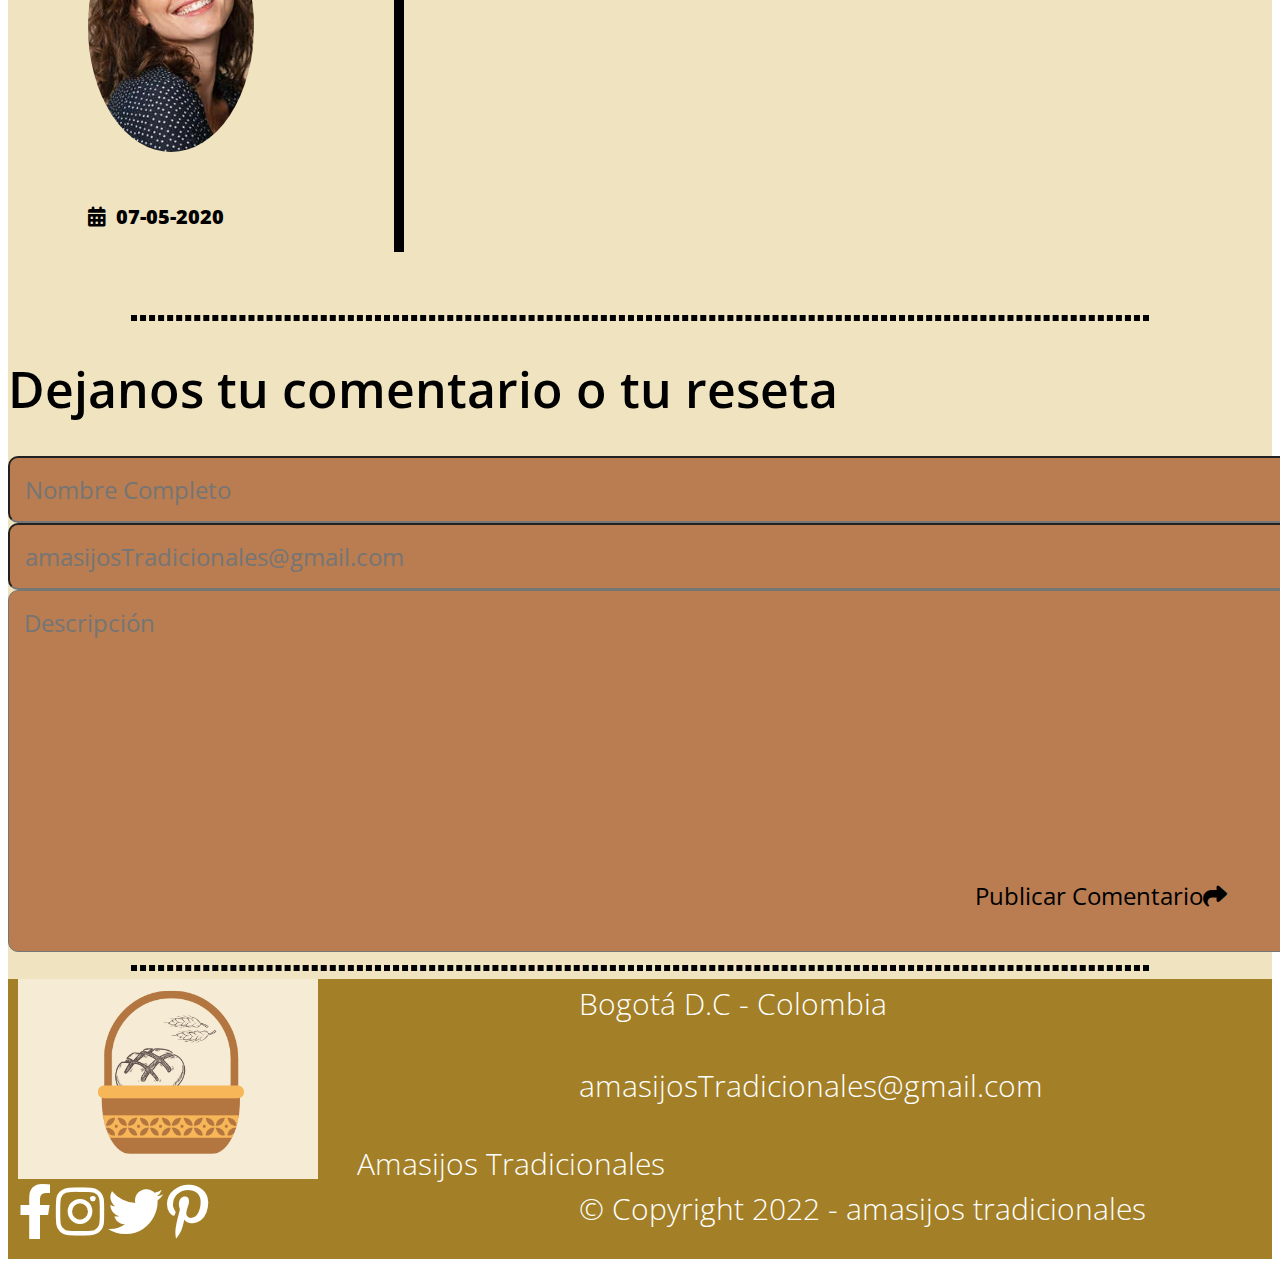
<file: comunidad.html>
<!-- Los comentarios a lo largo del codigo son muy importantes nos ayudan  -->
<!DOCTYPE html>

<html>

<head>
  <meta charset="UTF-8">
  <meta name="viewport" content="width=device-width, initial-scale=1">
  <!-- Importamos recursos externos -->
  <link rel="stylesheet" href="https://fonts.googleapis.com/css?family=Open Sans">
  <link href="https://cdn.jsdelivr.net/npm/bootstrap@5.2.1/dist/css/bootstrap.min.css" rel="stylesheet"
    integrity="sha384-iYQeCzEYFbKjA/T2uDLTpkwGzCiq6soy8tYaI1GyVh/UjpbCx/TYkiZhlZB6+fzT" crossorigin="anonymous">
  <!-- Importamos recurso css para los estilos-->
  <link rel="stylesheet" href="css/index.css">
  <link rel="stylesheet" href="fontawesome-free-6.2.0-web/css/all.css">
  <link rel="shortcut icon" href="img/logoPestaña.png" type="image/x-icon">
  <script src="https://cdn.jsdelivr.net/npm/bootstrap@5.2.2/dist/js/bootstrap.bundle.min.js"></script>
  <title>AT | Comunidad</title>
</head>

<!-- Contenido de nuestra pagina -->

<body>
  <!-- START Boostrapt -->
  <div class="part-body container p-0" style="max-width:100%;">
    <!-- Header -->
    <section class="header-fixed">
      <header class="part-header p-10">
        <section class="logo">
          <img src="img/logoHeader.png" width="150px" height="80px" alt="logo de la empresa">
          <p>Amasijos Tradicionales</p>
        </section>
        <nav class="nav-header">
          <ul>
            <li><a href="index.html">Home</a></li>
            <li><a href="seccion1.html">Reseña Historica</a></li>
            <li class="nav-item dropdown">
              <a class="dropdown-toggle" href="#" role="button" data-bs-toggle="dropdown" aria-expanded="false">
                Recetas
              </a>
              <ul class="dropdown-menu text-center">
                <div class="row">
                  <div class="col-md">
                    <li class="m-0"><a href="seccion2.html">Recetas</a></li>
                    <li class="m-0"><a href="buñuelos.html">Buñuelos</a></li>
                    <li class="m-0"><a href="almojabanas.html">Almojabanas</a></li>
                    <li class="m-0"><a href="panDeBono.html">Pan de bono</a></li>
                  </div>
                  <div class="col-md">
                    <li class="m-0"><a href="panDeYuca.html">Pan de yuca</a></li>
                    <li class="m-0"><a href="mantecadas.html">Mantecadas</a></li>
                    <li class="m-0"><a href="achiras.html">Achiras</a></li>
                    <li class="m-0"><a href="arepas.html">Arepas</a></li>
                  </div>
                </div>
              </ul>
            </li>
            <li><a class="link" href="comunidad.html">Comunidad</a></li>
          </ul>
        </nav>
      </header>
    </section>
    <!-- END Header -->

    <main>
      <!-- History all entry -->
      <div class="part-comunity container" style="max-width: 90%;">
        <div class="comunity-left" style="width: 30%;">
          <h3>Últimas Publicaciones</h3>
          <section class="space-last">
            <img src="img/comunidadImg4.jpg" width="50%" height="250" alt=""><i
              class="fa-solid fa-calendar-days"><strong>09-02-2021</strong></i>
            <img src="img/comunidadImg1.jpg" width="50%" height="250" alt=""><i
              class="fa-solid fa-calendar-days"><strong>10-12-2020</strong></i>
            <img src="img/comunidadImg3.jpg" width="50%" height="250" alt=""><i
              class="fa-solid fa-calendar-days"><strong>23-08-2020</strong></i>
            <img src="img/comunidadImg5.jpg" width="50%" height="250" alt=""><i
              class="fa-solid fa-calendar-days"><strong>07-05-2020</strong></i>
          </section>
        </div>
        <div style="width: 70%;">
          <h1 class="text-center pb-5">Comentarios de la comunidad</h1>
          <div class="seccion-comment">
            <section class="p-5" style="width: 30%;">
              <img src="img/comunidadImg2.jpg" width="100%" alt="">
            </section>
            <section class="p-5" style="width: 70%;">
              <article class="content-shedule mb-5">
                <h3><strong><b>Juan Pérez</b></strong></h3>
                <span class="links-icons">
                  <i class="fa-solid fa-calendar-days"><strong><b> 15-09-2022</b></strong></i>
                  <i class="fa-solid fa-eye"></i>
                </span>
              </article>
              <p>
                Esta web me ayudo mucho con la preparación de buñuelos
                y la recomiendo al 100%.
              </p>
            </section>
            <section class="p-5" style="width: 30%;">
              <img src="img/comunidadImg1.jpg" width="100%" alt="">
            </section>
            <section class="p-5" style="width: 70%;">
              <article class="content-shedule mb-5">
                <h3><strong><b>Jhonattan Gómez</b></strong></h3>
                <span class="links-icons">
                  <i class="fa-solid fa-calendar-days"><strong><b> 10-12-2020</b></strong></i>
                  <i class="fa-solid fa-eye"></i>
                </span>
              </article>
              <p>
                Las arepas son el alimento ideal para comer entre comidas.
                Saludable y muy deliciosas con queso!!
              </p>
            </section>
            <section class="p-5" style="width: 30%;">
              <img src="img/comunidadImg6.jpg" width="100%" alt="">
            </section>
            <section class="p-5" style="width: 70%;">
              <article class="content-shedule mb-5">
                <h3><strong><b>Carolina Bohorquez</b></strong></h3>
                <span class="links-icons">
                  <i class="fa-solid fa-calendar-days"><strong><b> 02-05-2019</b></strong></i>
                  <i class="fa-solid fa-eye"></i>
                </span>
              </article>
              <p>
                No hay como una buena preparación de los amasijos tradicionales y acompañarlos con bebidas como avena o
                chocolate.
                Me encanto esta página!!
              </p>
            </section>
          </div>
        </div>
      </div>
      <hr class="div-comunity container">
      <!-- END History  -->

      <!-- Formulario -->
      <div class="container">
        <h1 class="mb-5 mt-5">Dejanos tu comentario o tu reseta</h1>
        <div class="content-form p-3">
          <form>
            <div class="row">
              <div class="content-formulario col-md">
                <input type="text" placeholder="Nombre Completo" required>
              </div>
              <div class="content-formulario col-md">
                <input type="email" placeholder="amasijosTradicionales@gmail.com" required>
              </div>
            </div>
            <section class="content-formulario p-4">
              <textarea rows="10" placeholder="Descripción" required></textarea>
            </section>
            <button type="submit">Publicar Comentario<i class="fa-solid fa-share p-2"></i></button>
          </form>
        </div>
      </div>
      <hr class="div-comunity container mb-5">
      <!-- END Formulario -->
    </main>

    <!-- Footer -->
    <footer class="part-footer">
      <div class="container" style="max-width: 100%;">
        <div class="row">
          <div class="col text-center">
            <section class="logo">
              <img src="img/logoHeader.png" width="300px" height="200px" alt="logo de la empresa">
              <p class="m-0">Amasijos Tradicionales</p>
            </section>
            <section class="icons-footer pt-5">
              <a class="m-5" href=""><i class="fa-brands fa-facebook-f"></i></a>
              <a class="m-5" href=""><i class="fa-brands fa-instagram"></i></a>
              <a class="m-5" href=""><i class="fa-brands fa-twitter"></i></a>
              <a class="m-5" href=""><i class="fa-brands fa-pinterest-p"></i></a>
            </section>
          </div>
          <div class="col">
            <p class="credits text-center mb-0">Bogotá D.C - Colombia <br><br>
              amasijosTradicionales@gmail.com <br><br><br>
              © Copyright 2022 - amasijos tradicionales
            </p>
          </div>
        </div>
      </div>
    </footer>
    <!-- END footer -->
  </div>
  <!-- END container Boostrap -->
</body>
<!-- END Body -->

</html>
<!-- End Html -->
</file>
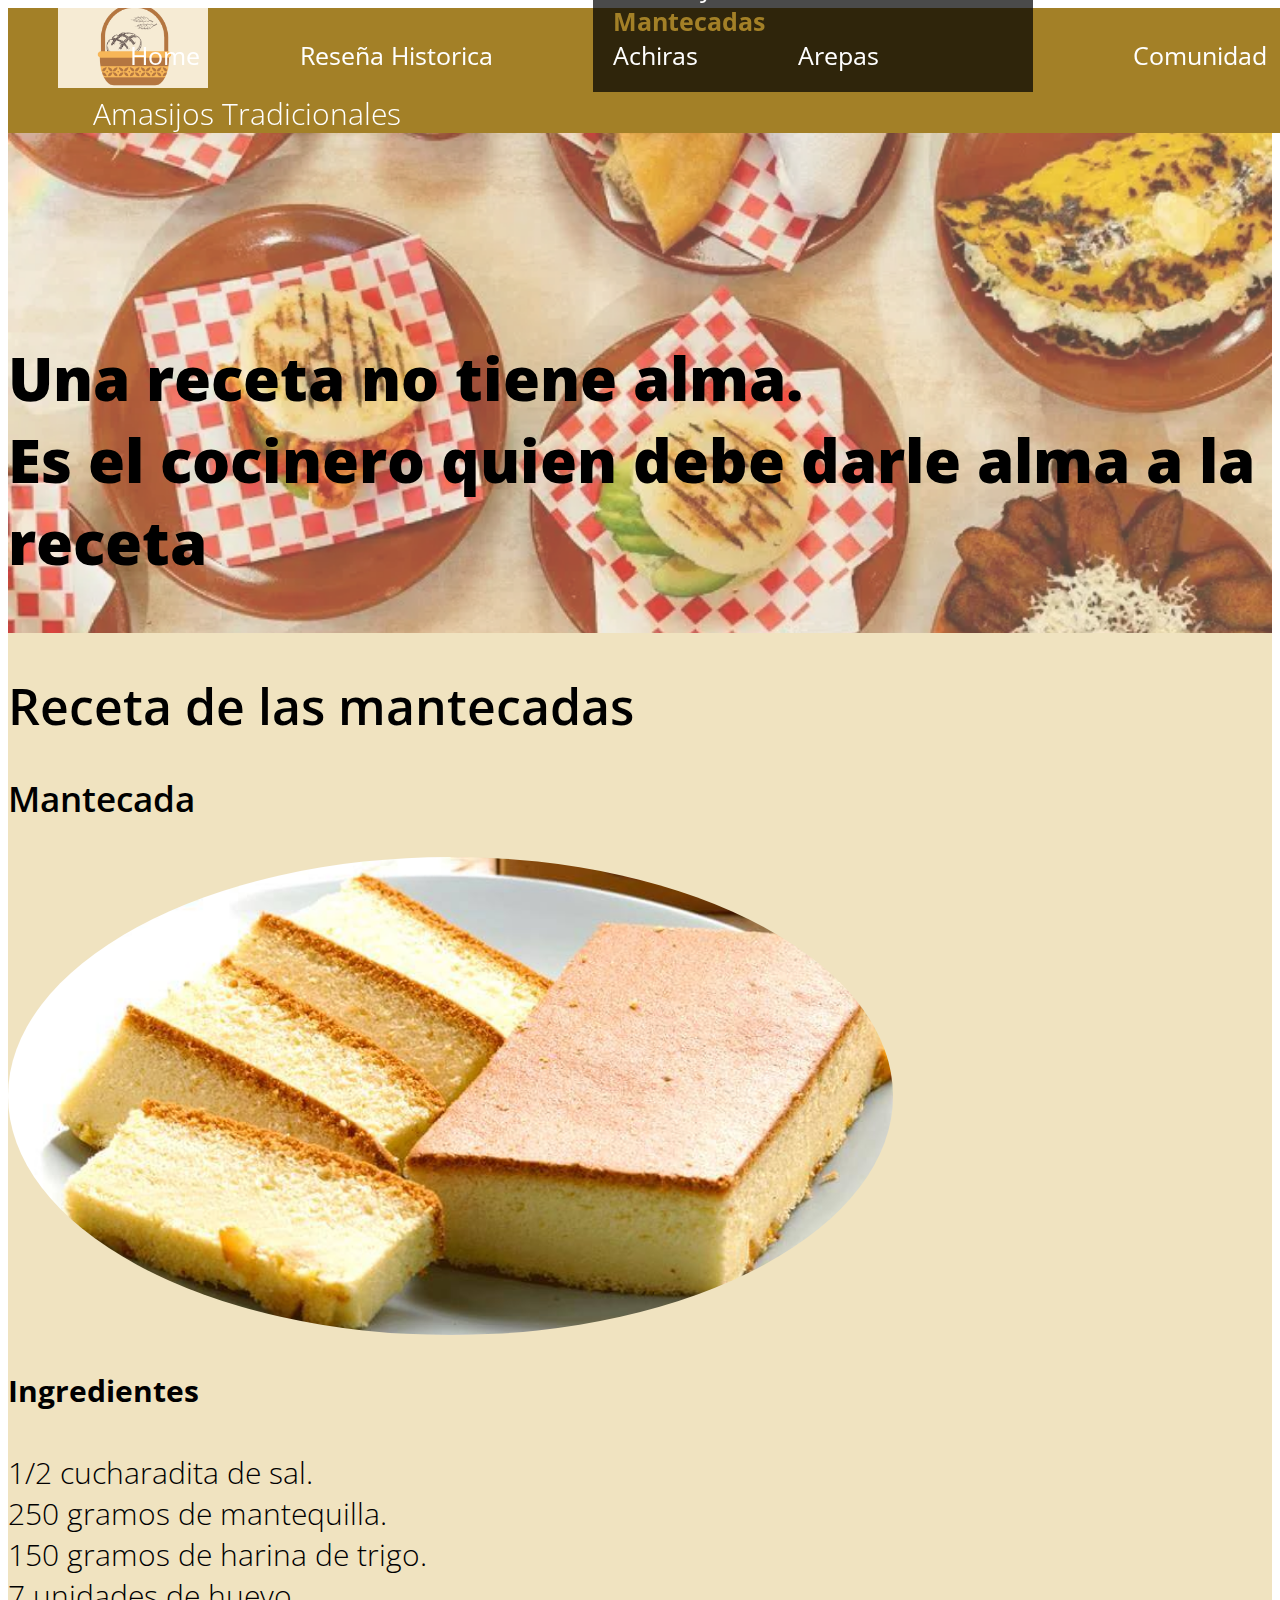
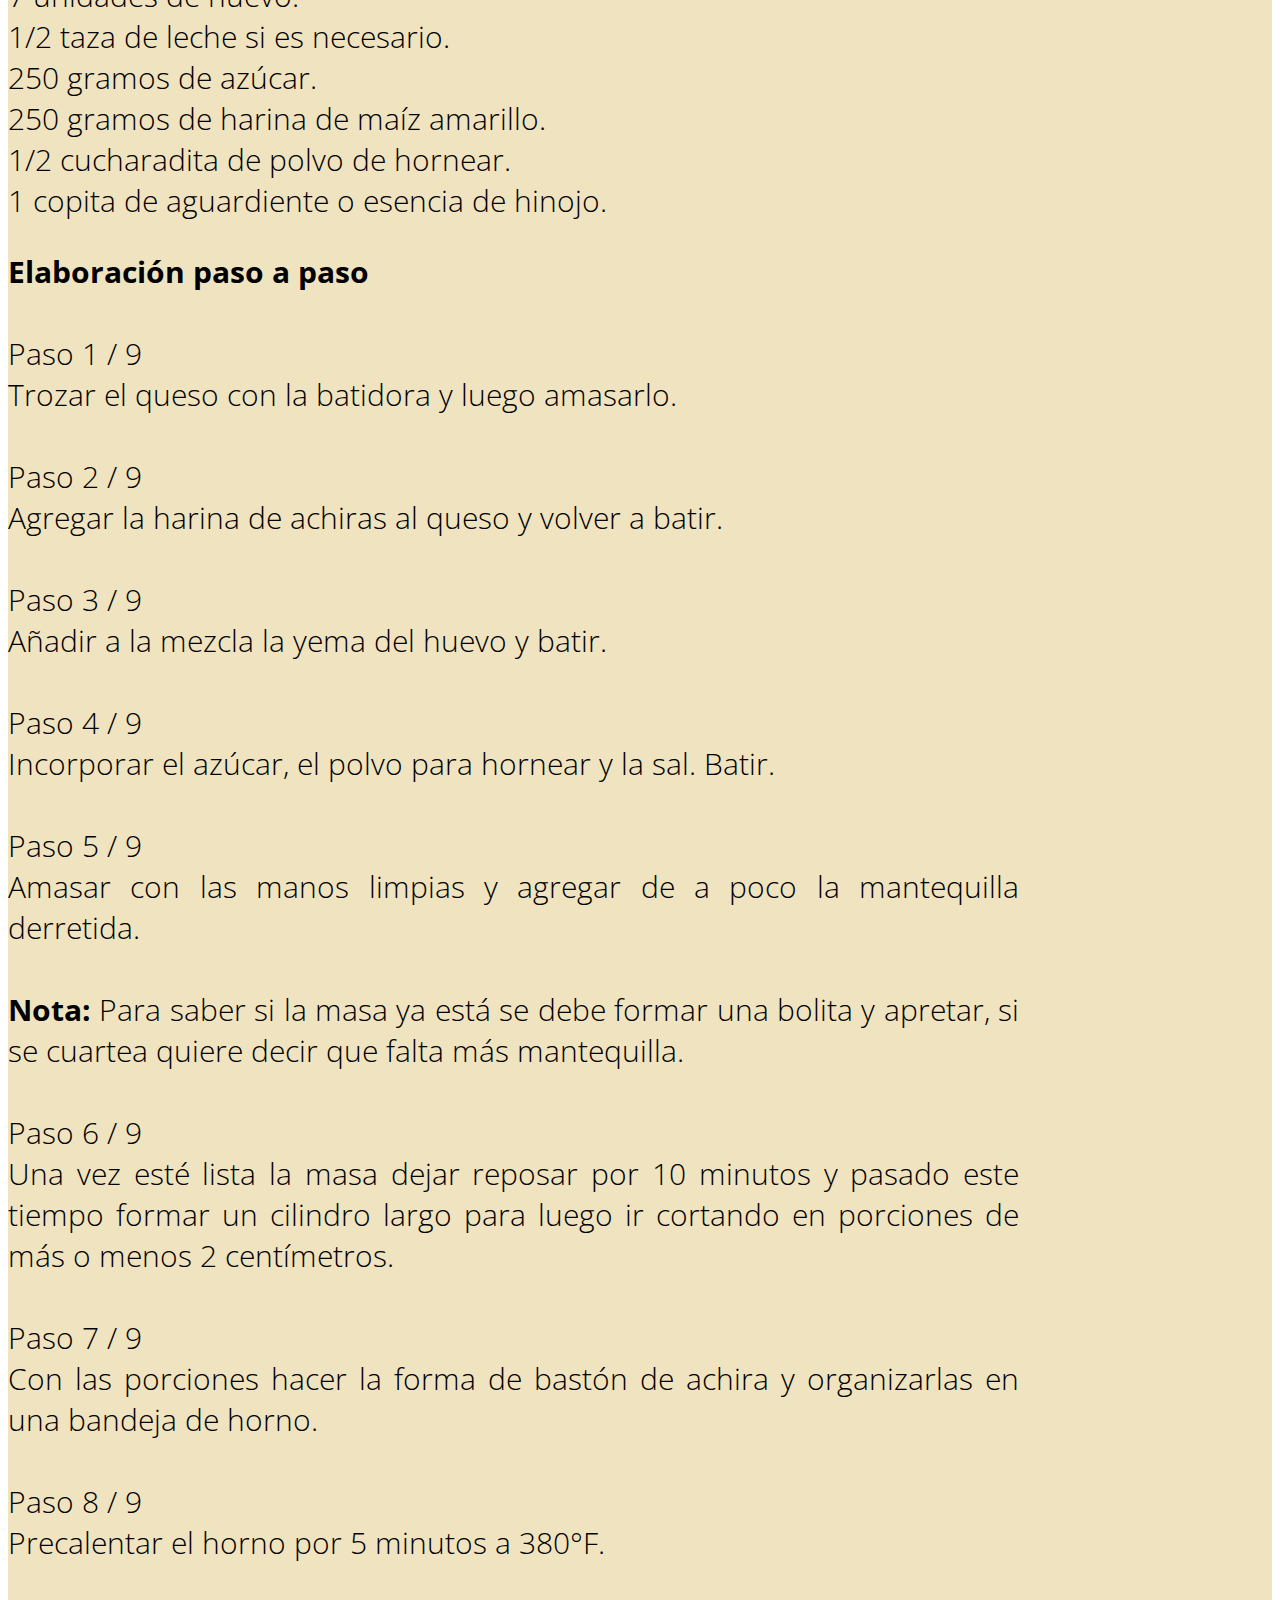
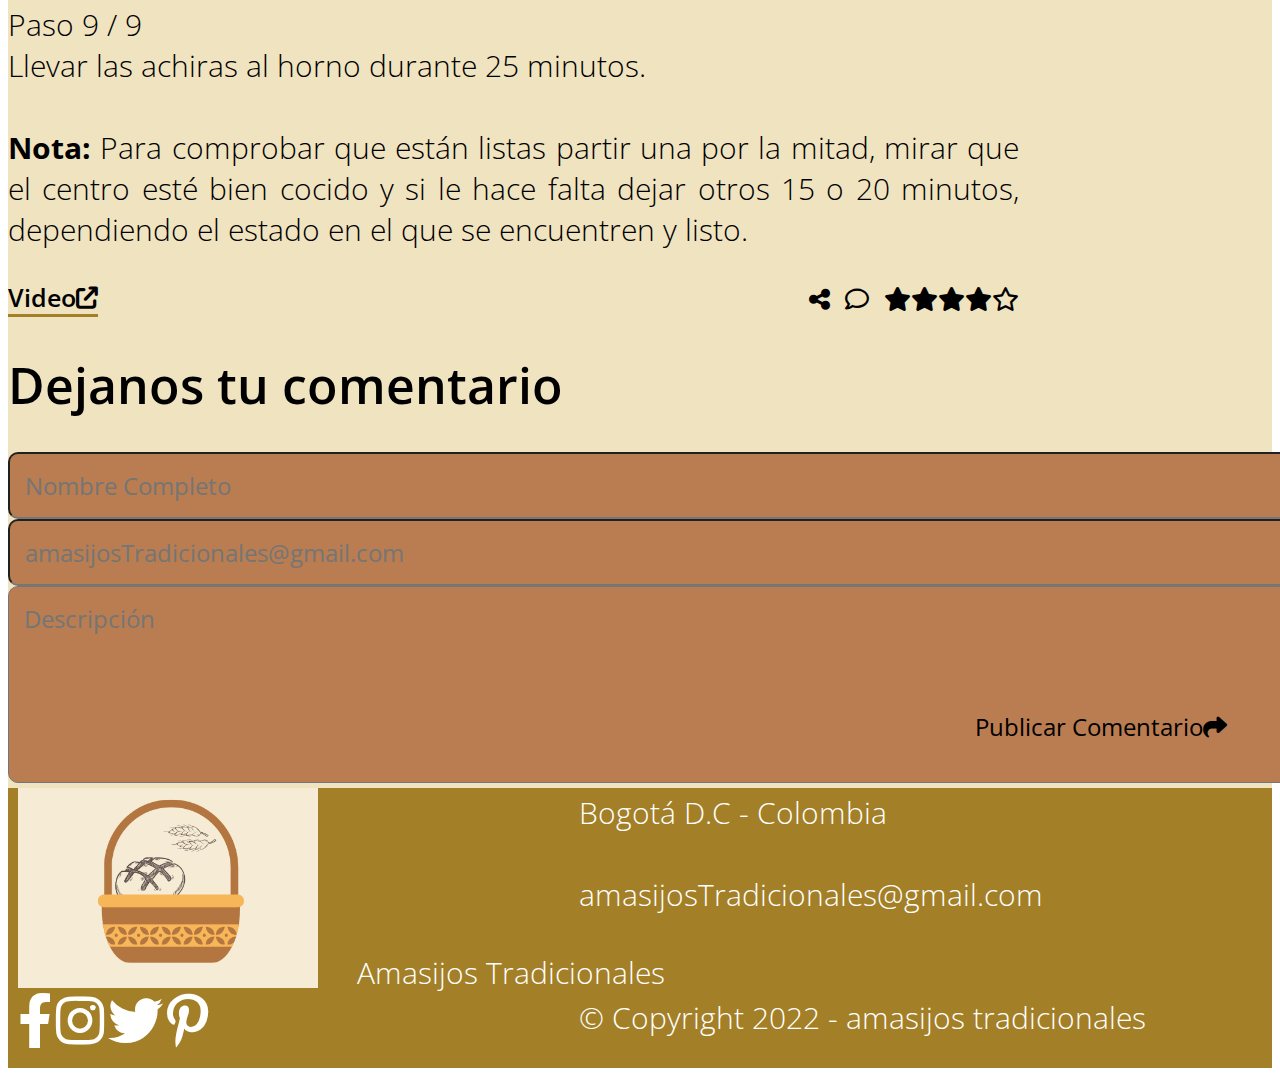
<file: mantecadas.html>
<!-- Los comentarios a lo largo del codigo son muy importantes nos ayudan  -->
<!DOCTYPE html>

<html>

<head>
  <meta charset="UTF-8">
  <meta name="viewport" content="width=device-width, initial-scale=1">
  <!-- Importamos recursos externos -->
  <link rel="stylesheet" href="https://fonts.googleapis.com/css?family=Open Sans">
  <link href="https://cdn.jsdelivr.net/npm/bootstrap@5.2.1/dist/css/bootstrap.min.css" rel="stylesheet"
    integrity="sha384-iYQeCzEYFbKjA/T2uDLTpkwGzCiq6soy8tYaI1GyVh/UjpbCx/TYkiZhlZB6+fzT" crossorigin="anonymous">
  <!-- Importamos recurso css para los estilos-->
  <link rel="stylesheet" href="css/index.css">
  <link rel="stylesheet" href="fontawesome-free-6.2.0-web/css/all.css">
  <link rel="shortcut icon" href="img/logoPestaña.png" type="image/x-icon">
  <script src="https://cdn.jsdelivr.net/npm/bootstrap@5.2.2/dist/js/bootstrap.bundle.min.js"></script>
  <title>AT | Receta Mantecadas</title>
</head>

<!-- Contenido de nuestra pagina -->

<body>
  <!-- START Boostrapt -->
  <div class="part-body container p-0" style="max-width:100%;">
    <!-- Header -->
    <section class="header-fixed">
      <header class="part-header p-10">
        <section class="logo">
          <img src="img/logoHeader.png" width="150px" height="80px" alt="logo de la empresa">
          <p>Amasijos Tradicionales</p>
        </section>
        <nav class="nav-header">
          <ul>
            <li><a href="index.html">Home</a></li>
            <li><a href="seccion1.html">Reseña Historica</a></li>
            <li class="nav-item dropdown">
              <a class="link dropdown-toggle" href="#" role="button" data-bs-toggle="dropdown" aria-expanded="false">
                Recetas
              </a>
              <ul class="dropdown-menu text-center">
                <div class="row">
                  <div class="col-md">
                    <li class="m-0"><a href="seccion2.html">Recetas</a></li>
                    <li class="m-0"><a href="buñuelos.html">Buñuelos</a></li>
                    <li class="m-0"><a href="almojabanas.html">Almojabanas</a></li>
                    <li class="m-0"><a href="panDeBono.html">Pan de bono</a></li>
                  </div>
                  <div class="col-md">
                    <li class="m-0"><a href="panDeYuca.html">Pan de yuca</a></li>
                    <li class="m-0"><a class="principal" href="mantecadas.html">Mantecadas</a></li>
                    <li class="m-0"><a href="achiras.html">Achiras</a></li>
                    <li class="m-0"><a href="arepas.html">Arepas</a></li>
                  </div>
                </div>
              </ul>
            </li>
            <li><a href="comunidad.html">Comunidad</a></li>
          </ul>
        </nav>
      </header>
    </section>
    <!-- END Header -->

    <!-- image header -->
    <div class="p-0">
      <div class="resenha-image text-center">
        <img src="img/imgRecetas.jpg.jpg" width="100%" height="500" alt="imagen alusiva de la seccion">
        <h2>Una receta no tiene alma. <br> Es el cocinero quien debe darle alma a la receta</h2>
      </div>
    </div>
    <!-- END image header -->

    <main>
      <!-- Ingredientes Buñuelos -->
      <div class="container" style="max-width: 70%;">
        <section class="content-third">
          <h1 class="text-center mb-5 mt-5">Receta de las mantecadas</h1>
          <div class="row pt-5">
            <div class="text-center col-4">
              <h3>Mantecada</h3>
              <img class="p-5" src="img/mantecadaRecetas4.jpg" width="100%" height="60%" alt="imagen alusiva al texto">
            </div>
            <div class="content-last p-3 col-8">
              <p class="p-5">
                <strong><b>Ingredientes</b></strong>
                <br><br>
                1/2 cucharadita de sal. <br>
                250 gramos de mantequilla. <br>
                150 gramos de harina de trigo. <br>
                7 unidades de huevo. <br>
                1/2 taza de leche si es necesario. <br>
                250 gramos de azúcar. <br>
                250 gramos de harina de maíz amarillo. <br>
                1/2 cucharadita de polvo de hornear. <br>
                1 copita de aguardiente o esencia de hinojo. <br>
              </p>
            </div>
          </div>
        </section>
      </div>
      <!-- END Ingredientes Buñuelos -->

      <!-- Preparacion Buñuelos -->
      <div class="container" style="max-width: 80%;">
        <article class="p-5">
          <p class="p-5">
            <strong><b>Elaboración paso a paso</b></strong>
            <br><br>

            Paso 1 / 9 <br>
            Trozar el queso con la batidora y luego amasarlo.<br><br>

            Paso 2 / 9 <br>
            Agregar la harina de achiras al queso y volver a batir.<br><br>

            Paso 3 / 9 <br>
            Añadir a la mezcla la yema del huevo y batir.<br><br>

            Paso 4 / 9 <br>
            Incorporar el azúcar, el polvo para hornear y la sal. Batir.<br><br>

            Paso 5 / 9 <br>
            Amasar con las manos limpias y agregar de a poco la mantequilla derretida.<br><br>

            <strong><b>Nota:</b></strong> Para saber si la masa ya está se debe formar una bolita y apretar, si se
            cuartea quiere decir que
            falta más mantequilla.<br><br>

            Paso 6 / 9 <br>
            Una vez esté lista la masa dejar reposar por 10 minutos y pasado este tiempo formar un cilindro largo para
            luego ir cortando en porciones de más o menos 2 centímetros.<br><br>

            Paso 7 / 9 <br>
            Con las porciones hacer la forma de bastón de achira y organizarlas en una bandeja de horno.<br><br>

            Paso 8 / 9 <br>
            Precalentar el horno por 5 minutos a 380°F.<br><br>

            Paso 9 / 9 <br>
            Llevar las achiras al horno durante 25 minutos.<br><br>

            <strong><b>Nota:</b></strong> Para comprobar que están listas partir una por la mitad, mirar que el centro
            esté bien cocido y si le
            hace falta dejar otros 15 o 20 minutos, dependiendo el estado en el que se encuentren y listo.
          </p>
          <section class="content-links p-5">
            <article class="hyper-recetas">
              <a href="https://youtu.be/Bj298Lv4hv4" target="_blank">Video<i
                  class="fa-solid fa-arrow-up-right-from-square m-2"></i></a>
              <span class="links-icons">
                <i class="fa-sharp fa-solid fa-share-nodes"></i>
                <i class="fa-regular fa-comment"></i>
                <i class="fa-solid fa-star"></i>
                <i class="fa-solid fa-star"></i>
                <i class="fa-solid fa-star"></i>
                <i class="fa-solid fa-star"></i>
                <i class="fa-regular fa-star"></i>
              </span>
            </article>
          </section>
        </article>
      </div>
      <!-- END preparacion Buñuelos -->

      <!-- Formulario -->
      <div class="container pb-5">
        <h1 class="mb-5 mt-5">Dejanos tu comentario</h1>
        <div class="content-form p-3">
          <form>
            <div class="row">
              <div class="content-formulario col-md">
                <input type="text" placeholder="Nombre Completo" required>
              </div>
              <div class="content-formulario col-md">
                <input type="email" placeholder="amasijosTradicionales@gmail.com" required>
              </div>
            </div>
            <section class="content-formulario p-4">
              <textarea rows="5" placeholder="Descripción" required></textarea>
            </section>
            <button type="submit">Publicar Comentario<i class="fa-solid fa-share p-2"></i></button>
          </form>
        </div>
      </div>
      <!-- END Formulario -->
    </main>

    <!-- Footer -->
    <footer class="part-footer">
      <div class="container" style="max-width: 100%;">
        <div class="row">
          <div class="col text-center">
            <section class="logo">
              <img src="img/logoHeader.png" width="300px" height="200px" alt="logo de la empresa">
              <p class="m-0">Amasijos Tradicionales</p>
            </section>
            <section class="icons-footer pt-5">
              <a class="m-5" href=""><i class="fa-brands fa-facebook-f"></i></a>
              <a class="m-5" href=""><i class="fa-brands fa-instagram"></i></a>
              <a class="m-5" href=""><i class="fa-brands fa-twitter"></i></a>
              <a class="m-5" href=""><i class="fa-brands fa-pinterest-p"></i></a>
            </section>
          </div>
          <div class="col">
            <p class="credits text-center mb-0">Bogotá D.C - Colombia <br><br>
              amasijosTradicionales@gmail.com <br><br><br>
              © Copyright 2022 - amasijos tradicionales
            </p>
          </div>
        </div>
      </div>
    </footer>
    <!-- END footer -->
  </div>
  <!-- END container Boostrap -->
</body>
<!-- END Body -->

</html>
<!-- End Html -->
</file>
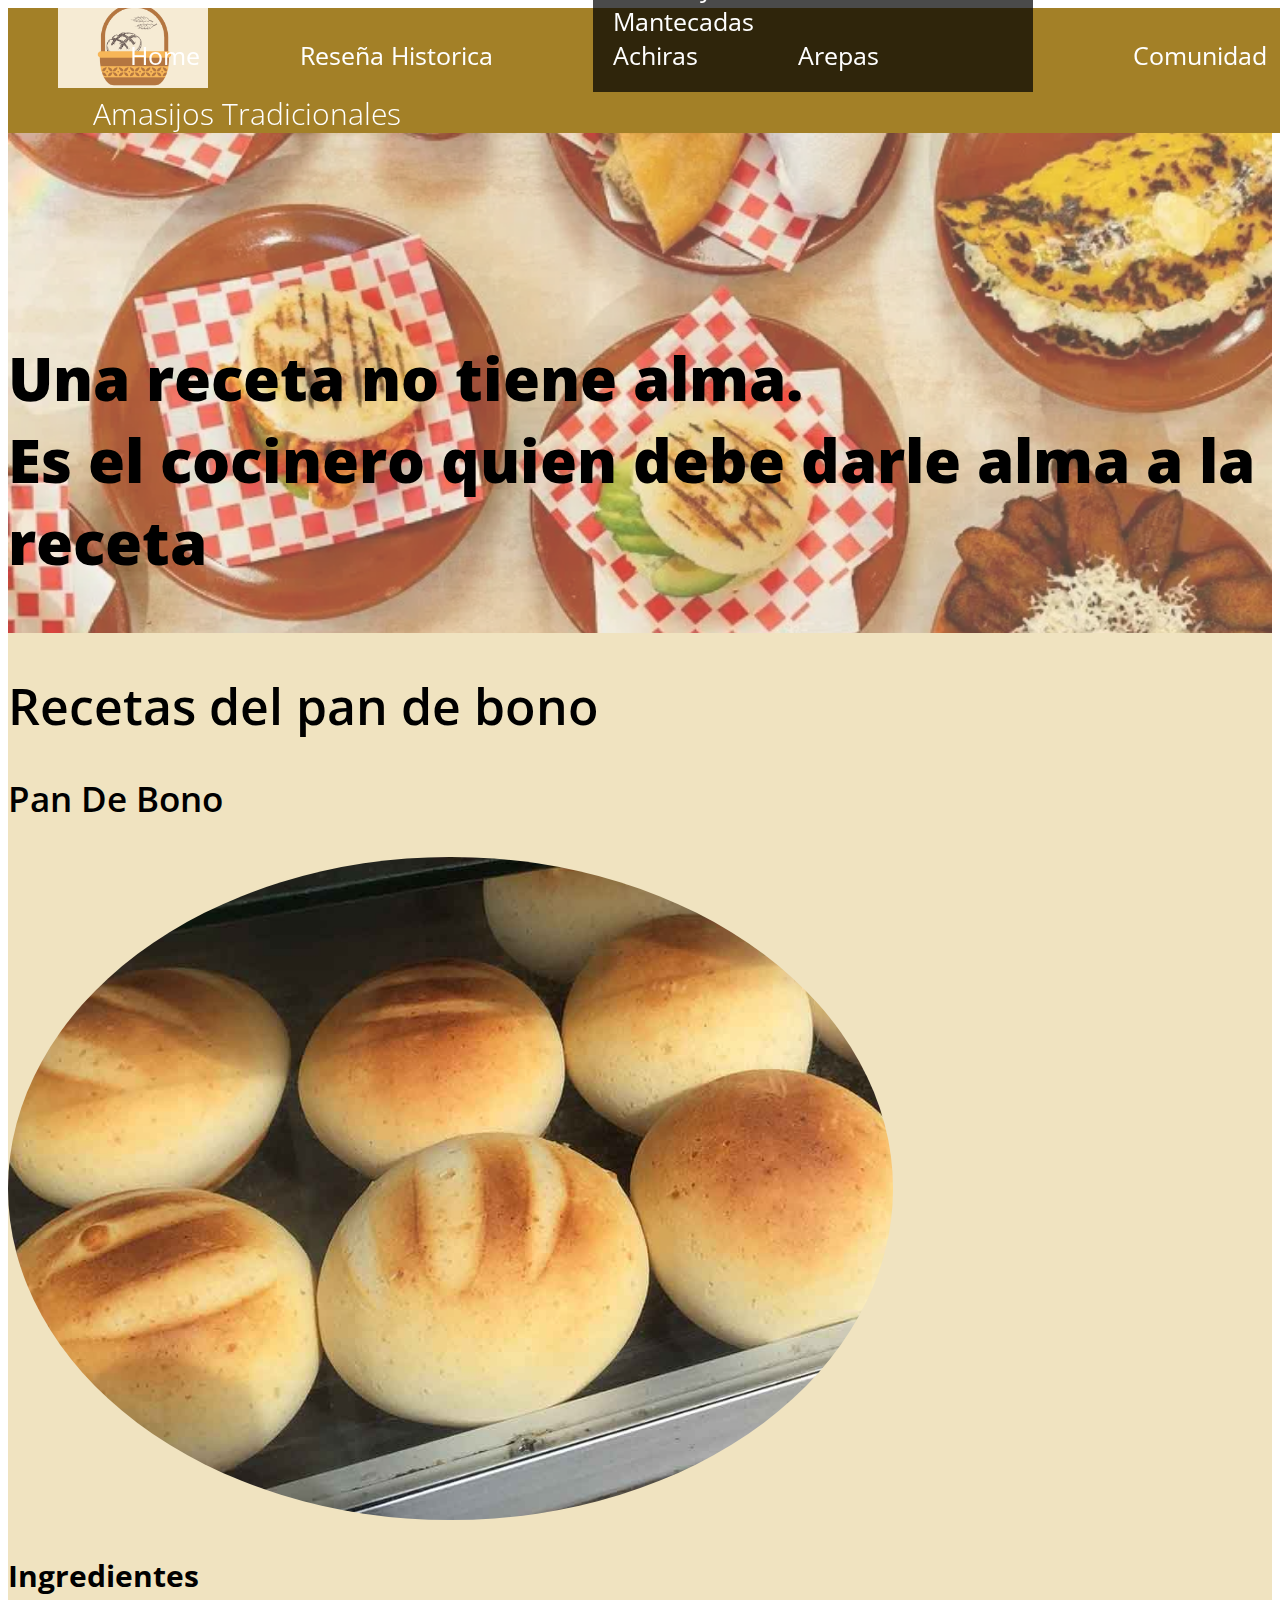
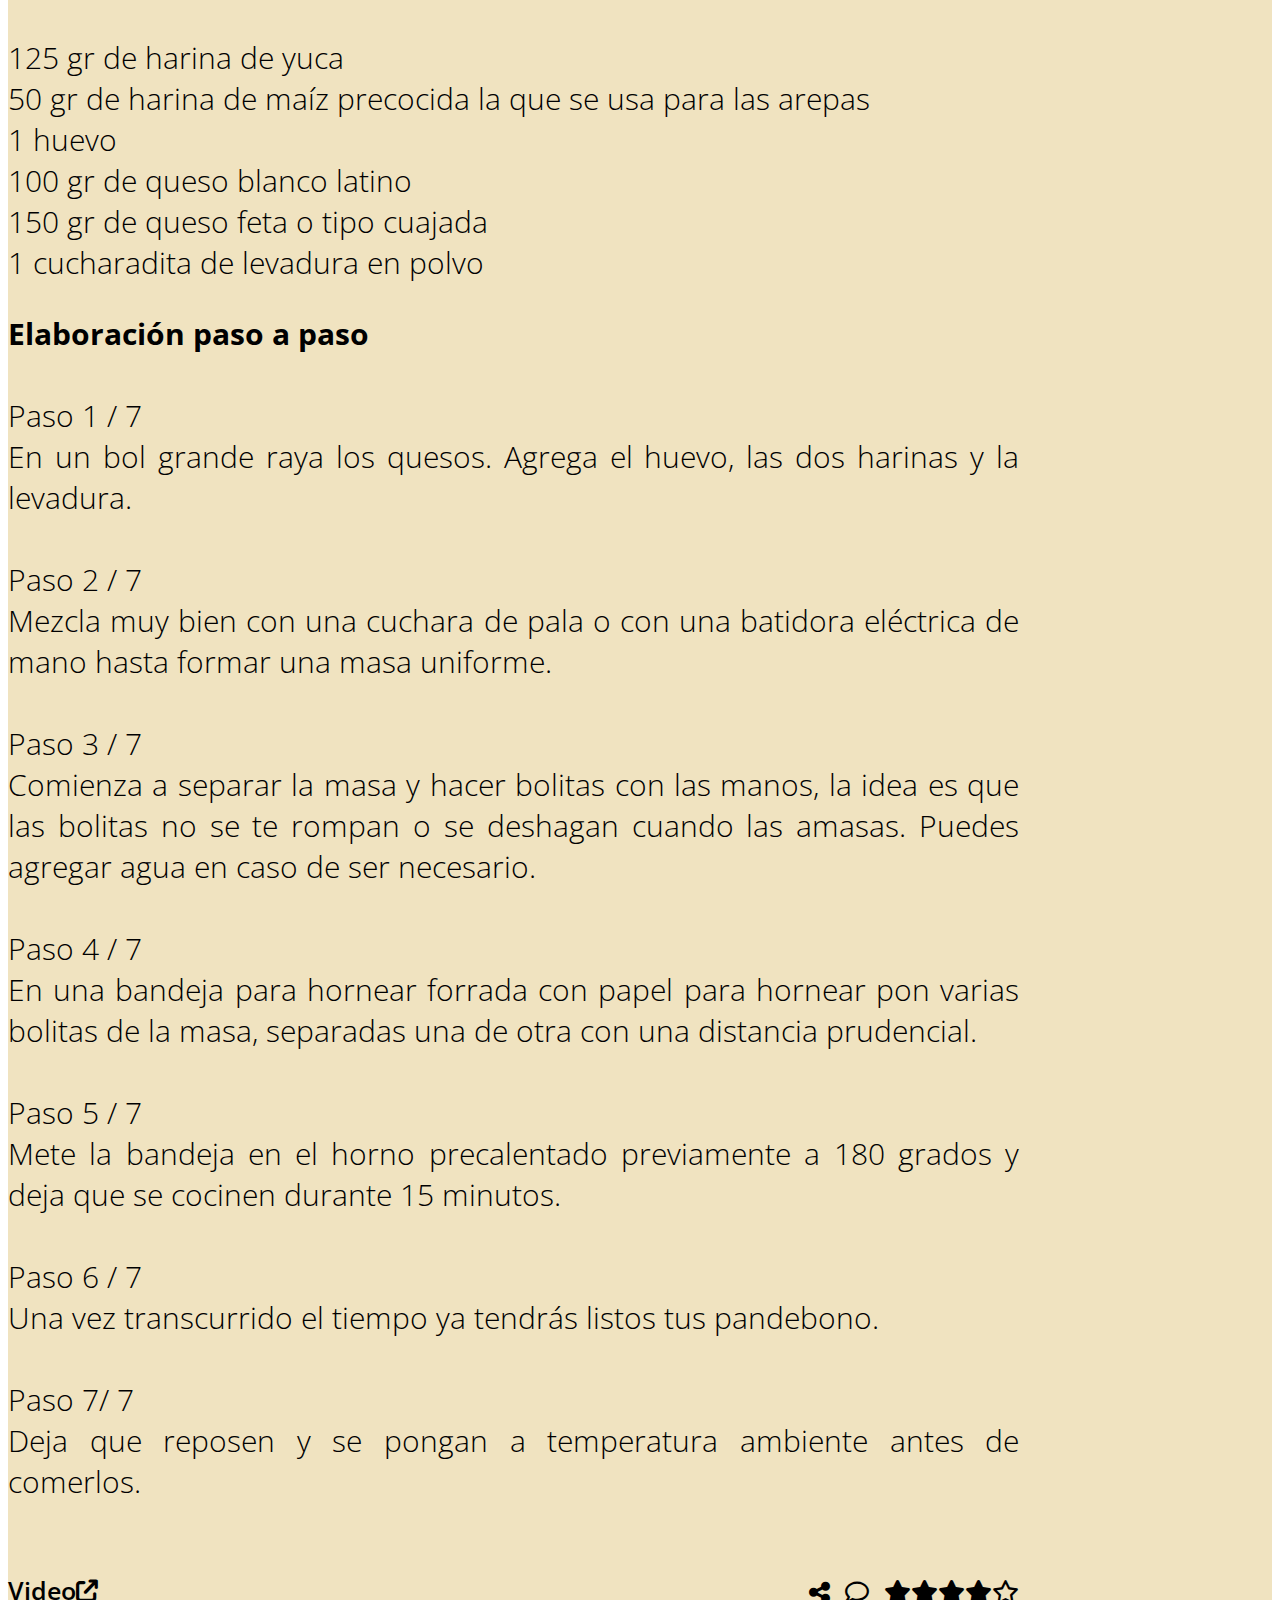
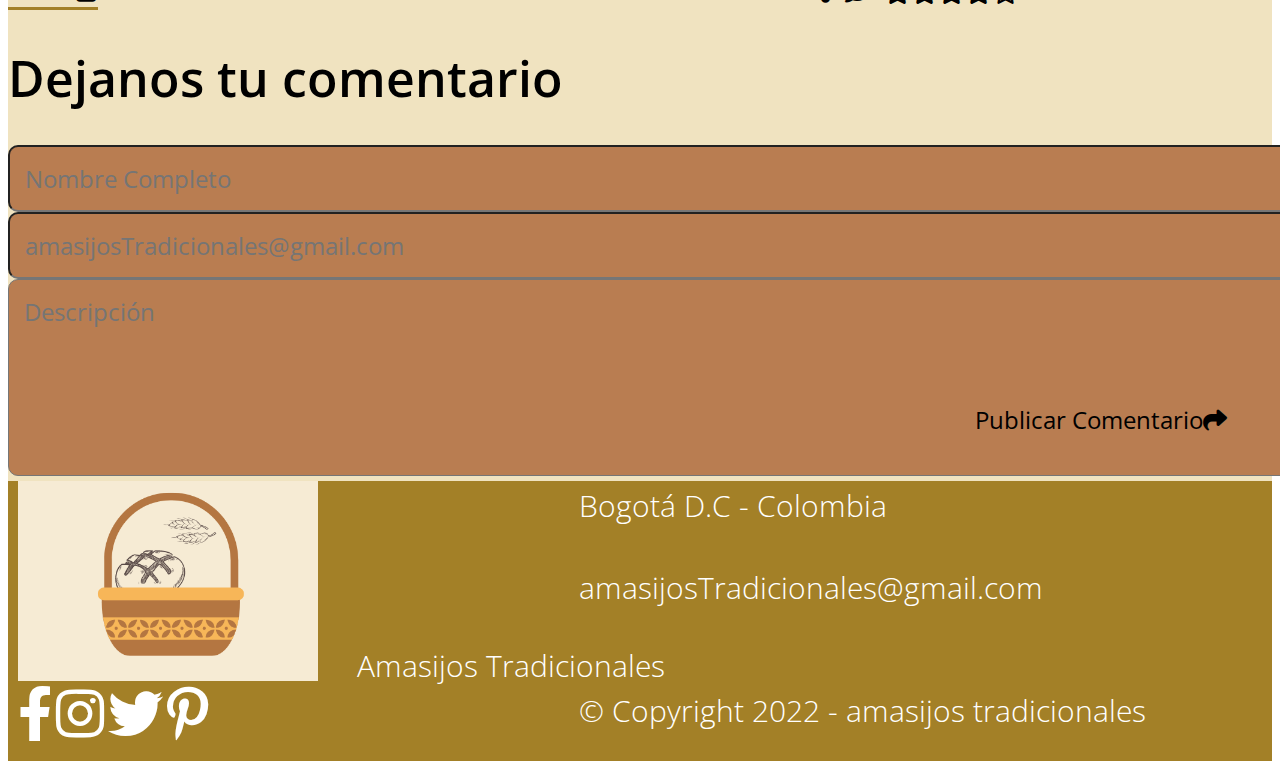
<file: panDeBono.html>
<!-- Los comentarios a lo largo del codigo son muy importantes nos ayudan  -->
<!DOCTYPE html>

<html>

<head>
  <meta charset="UTF-8">
  <meta name="viewport" content="width=device-width, initial-scale=1">
  <!-- Importamos recursos externos -->
  <link rel="stylesheet" href="https://fonts.googleapis.com/css?family=Open Sans">
  <link href="https://cdn.jsdelivr.net/npm/bootstrap@5.2.1/dist/css/bootstrap.min.css" rel="stylesheet"
    integrity="sha384-iYQeCzEYFbKjA/T2uDLTpkwGzCiq6soy8tYaI1GyVh/UjpbCx/TYkiZhlZB6+fzT" crossorigin="anonymous">
  <!-- Importamos recurso css para los estilos-->
  <link rel="stylesheet" href="css/index.css">
  <link rel="stylesheet" href="fontawesome-free-6.2.0-web/css/all.css">
  <link rel="shortcut icon" href="img/logoPestaña.png" type="image/x-icon">
  <script src="https://cdn.jsdelivr.net/npm/bootstrap@5.2.2/dist/js/bootstrap.bundle.min.js"></script>
  <title>AT | Receta Pan De Bono</title>
</head>

<!-- Contenido de nuestra pagina -->

<body>
  <!-- START Boostrapt -->
  <div class="part-body container p-0" style="max-width:100%;">
    <!-- Header -->
    <section class="header-fixed">
      <header class="part-header p-10">
        <section class="logo">
          <img src="img/logoHeader.png" width="150px" height="80px" alt="logo de la empresa">
          <p>Amasijos Tradicionales</p>
        </section>
        <nav class="nav-header">
          <ul>
            <li><a href="index.html">Home</a></li>
            <li><a href="seccion1.html">Reseña Historica</a></li>
            <li class="nav-item dropdown">
              <a class="link dropdown-toggle" href="#" role="button" data-bs-toggle="dropdown" aria-expanded="false">
                Recetas
              </a>
              <ul class="dropdown-menu text-center">
                <div class="row">
                  <div class="col-md">
                    <li class="m-0"><a href="seccion2.html">Recetas</a></li>
                    <li class="m-0"><a href="buñuelos.html">Buñuelos</a></li>
                    <li class="m-0"><a href="almojabanas.html">Almojabanas</a></li>
                    <li class="m-0"><a class="principal" href="panDeBono.html">Pan de bono</a></li>
                  </div>
                  <div class="col-md">
                    <li class="m-0"><a href="panDeYuca.html">Pan de yuca</a></li>
                    <li class="m-0"><a href="mantecadas.html">Mantecadas</a></li>
                    <li class="m-0"><a href="achiras.html">Achiras</a></li>
                    <li class="m-0"><a href="arepas.html">Arepas</a></li>
                  </div>
                </div>
              </ul>
            </li>
            <li><a href="comunidad.html">Comunidad</a></li>
          </ul>
        </nav>
      </header>
    </section>
    <!-- END Header -->

    <!-- image header -->
    <section class="p-0">
      <div class="resenha-image text-center">
        <img src="img/imgRecetas.jpg.jpg" width="100%" height="500" alt="imagen alusiva de la seccion">
        <h2>Una receta no tiene alma. <br> Es el cocinero quien debe darle alma a la receta</h2>
      </div>
    </section>
    <!-- END image header -->
    
    <main>
      <!-- Ingredientes Buñuelos -->
      <div class="container" style="max-width: 70%;">
        <section class="content-third">
          <h1 class="text-center mb-5 mt-5">Recetas del pan de bono</h1>
          <div class="row pt-5">
            <div class="text-center col-4">
              <h3>Pan De Bono</h3>
              <img class="p-5" src="img/pandebono-vallunoRecetas3.jpg" width="100%" height="70%" alt="imagen alusiva al texto">
            </div>
            <div class="content-last p-3 col-8">
              <p class="p-5">
                <strong><b>Ingredientes</b></strong>
                <br><br>
                125 gr de harina de yuca<br>
                50 gr de harina de maíz precocida la que se usa para las arepas<br>
                1 huevo<br>
                100 gr de queso blanco latino<br>
                150 gr de queso feta o tipo cuajada<br>
                1 cucharadita de levadura en polvo<br>
              </p>
            </div>
          </div>
        </section>
      </div>
      <!-- END Ingredientes Buñuelos -->

      <!-- Preparacion Buñuelos -->
      <div class="container" style="max-width: 80%;">
        <article class="p-5">
          <p class="p-5">
            <strong><b>Elaboración paso a paso</b></strong>
            <br><br>

            Paso 1 / 7 <br>
            En un bol grande raya los quesos. Agrega el huevo, las dos harinas y la levadura. <br><br>

            Paso 2 / 7 <br>
            Mezcla muy bien con una cuchara de pala o con una batidora eléctrica de mano hasta formar una masa uniforme.
            <br><br>

            Paso 3 / 7 <br>
            Comienza a separar la masa y hacer bolitas con las manos, la idea es que las bolitas no se te rompan o se
            deshagan cuando las amasas. Puedes agregar agua en caso de ser necesario. <br><br>

            Paso 4 / 7 <br>
            En una bandeja para hornear forrada con papel para hornear pon varias bolitas de la masa, separadas una de
            otra con una distancia prudencial. <br><br>

            Paso 5 / 7 <br>
            Mete la bandeja en el horno precalentado previamente a 180 grados y deja que se cocinen durante 15 minutos.
            <br><br>

            Paso 6 / 7 <br>
            Una vez transcurrido el tiempo ya tendrás listos tus pandebono. <br><br>

            Paso 7/ 7 <br>
            Deja que reposen y se pongan a temperatura ambiente antes de comerlos. <br><br>
          </p>
          <section class="content-links p-5">
            <article class="hyper-recetas">
              <a href="https://youtu.be/kv1tx6M72cc" target="_blank">Video<i
                  class="fa-solid fa-arrow-up-right-from-square m-2"></i></a>
              <span class="links-icons">
                <i class="fa-sharp fa-solid fa-share-nodes"></i>
                <i class="fa-regular fa-comment"></i>
                <i class="fa-solid fa-star"></i>
                <i class="fa-solid fa-star"></i>
                <i class="fa-solid fa-star"></i>
                <i class="fa-solid fa-star"></i>
                <i class="fa-regular fa-star"></i>
              </span>
            </article>
          </section>
        </article>
      </div>
      <!-- END preparacion Buñuelos -->

      <!-- Formulario -->
      <div class="container pb-5">
        <h1 class="mb-5 mt-5">Dejanos tu comentario</h1>
        <div class="content-form p-3">
          <form>
            <div class="row">
              <div class="content-formulario col-md">
                <input type="text" placeholder="Nombre Completo" required>
              </div>
              <div class="content-formulario col-md">
                <input type="email" placeholder="amasijosTradicionales@gmail.com" required>
              </div>
            </div>
            <section class="content-formulario p-4">
              <textarea rows="5" placeholder="Descripción" required></textarea>
            </section>
            <button type="submit">Publicar Comentario<i class="fa-solid fa-share p-2"></i></button>
          </form>
        </div>
      </div>
      <!-- END Formulario -->
    </main>

    <!-- Footer -->
    <footer class="part-footer">
      <div class="container" style="max-width: 100%;">
        <div class="row">
          <div class="col text-center">
            <section class="logo">
              <img src="img/logoHeader.png" width="300px" height="200px" alt="logo de la empresa">
              <p class="m-0">Amasijos Tradicionales</p>
            </section>
            <section class="icons-footer pt-5">
              <a class="m-5" href=""><i class="fa-brands fa-facebook-f"></i></a>
              <a class="m-5" href=""><i class="fa-brands fa-instagram"></i></a>
              <a class="m-5" href=""><i class="fa-brands fa-twitter"></i></a>
              <a class="m-5" href=""><i class="fa-brands fa-pinterest-p"></i></a>
            </section>
          </div>
          <div class="col">
            <p class="credits text-center mb-0">Bogotá D.C - Colombia <br><br>
              amasijosTradicionales@gmail.com <br><br><br>
              © Copyright 2022 - amasijos tradicionales
            </p>
          </div>
        </div>
      </div>
    </footer>
    <!-- END footer -->
  </div>
  <!-- END container Boostrap -->
</body>
<!-- END Body -->

</html>
<!-- End Html -->
</file>
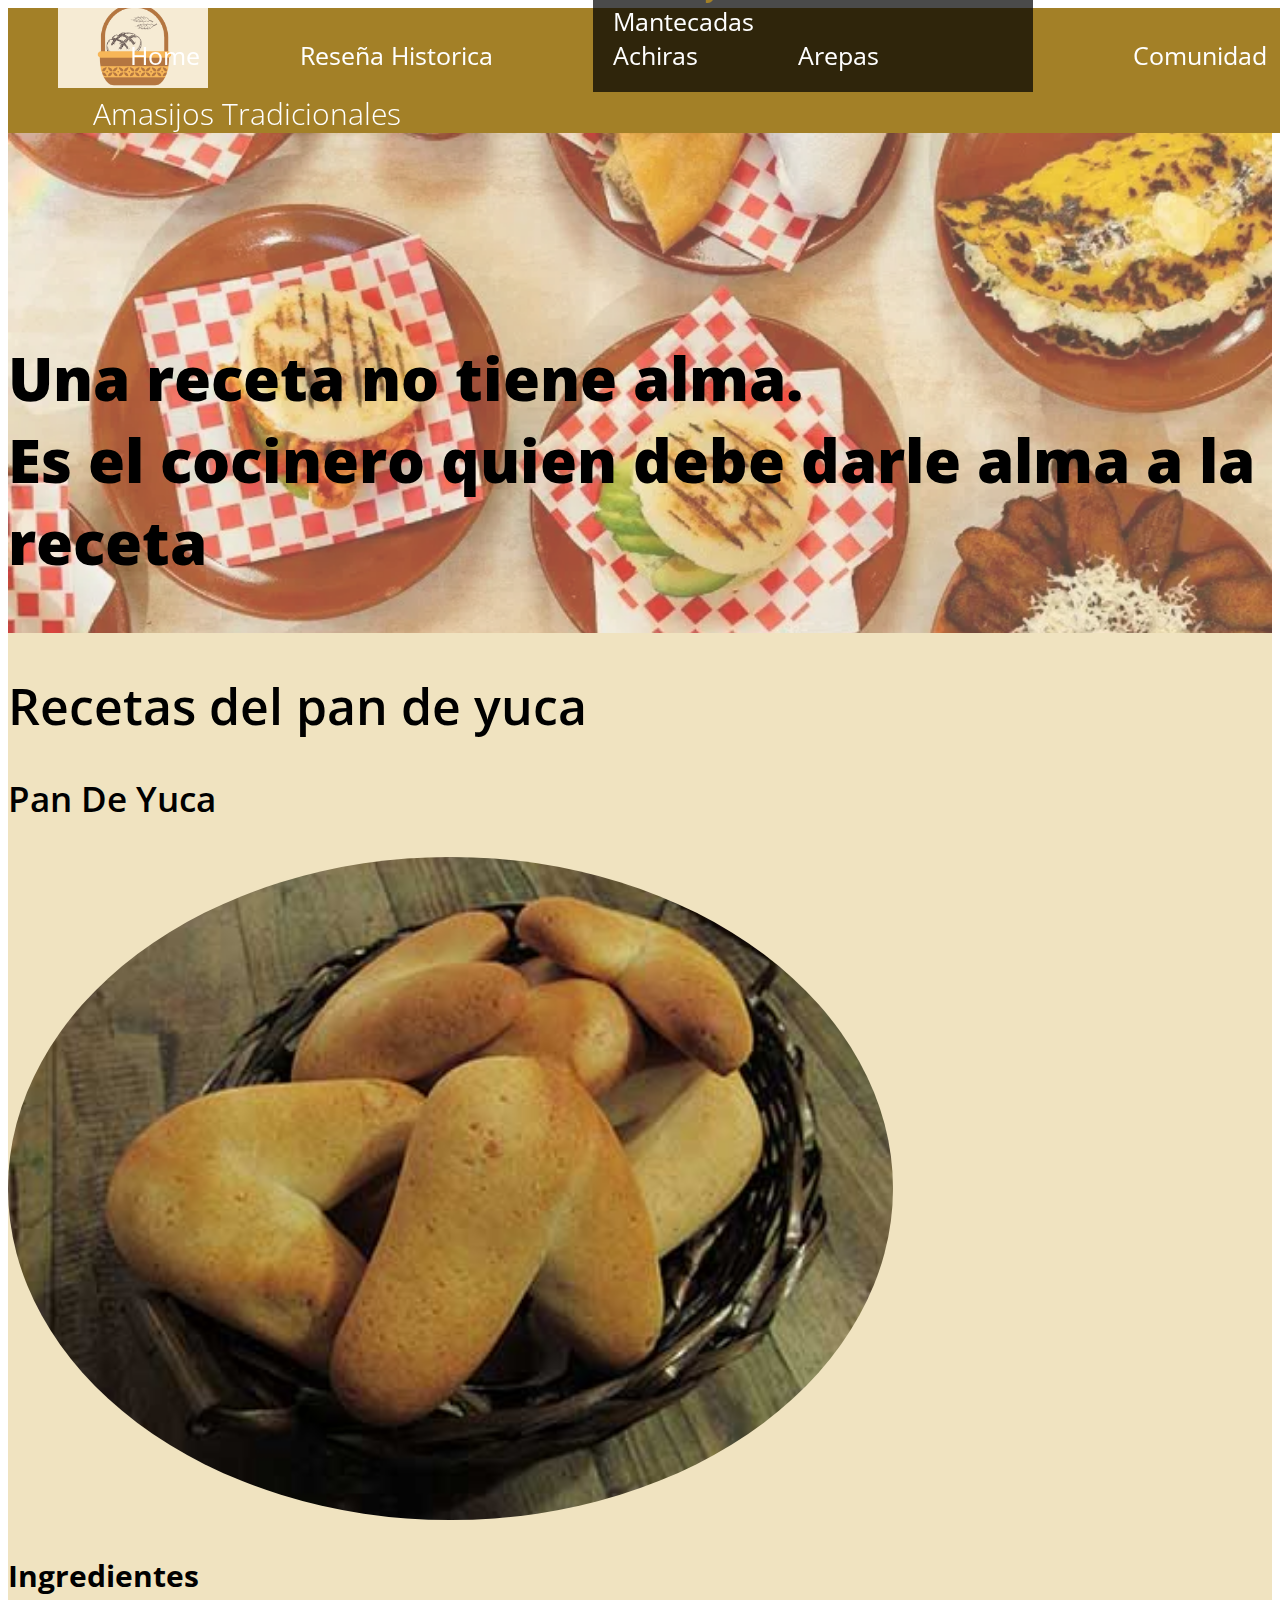
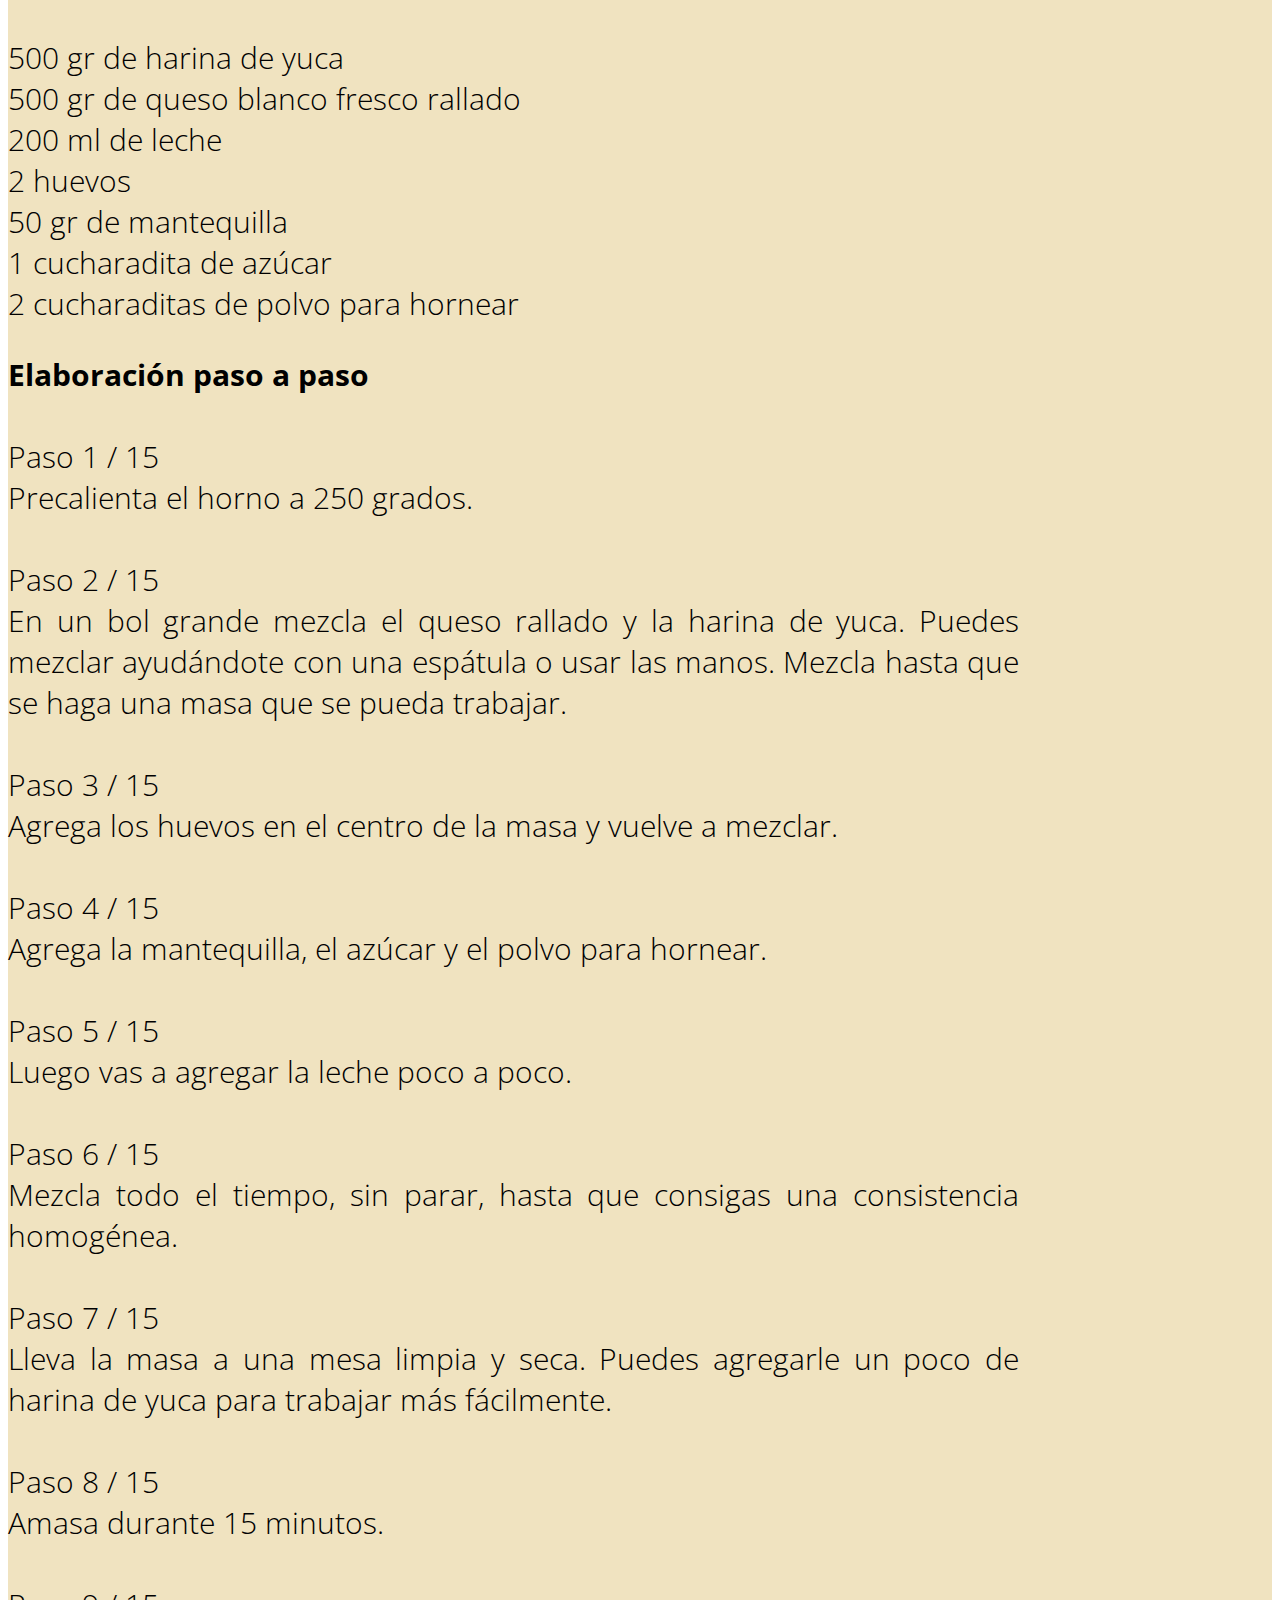
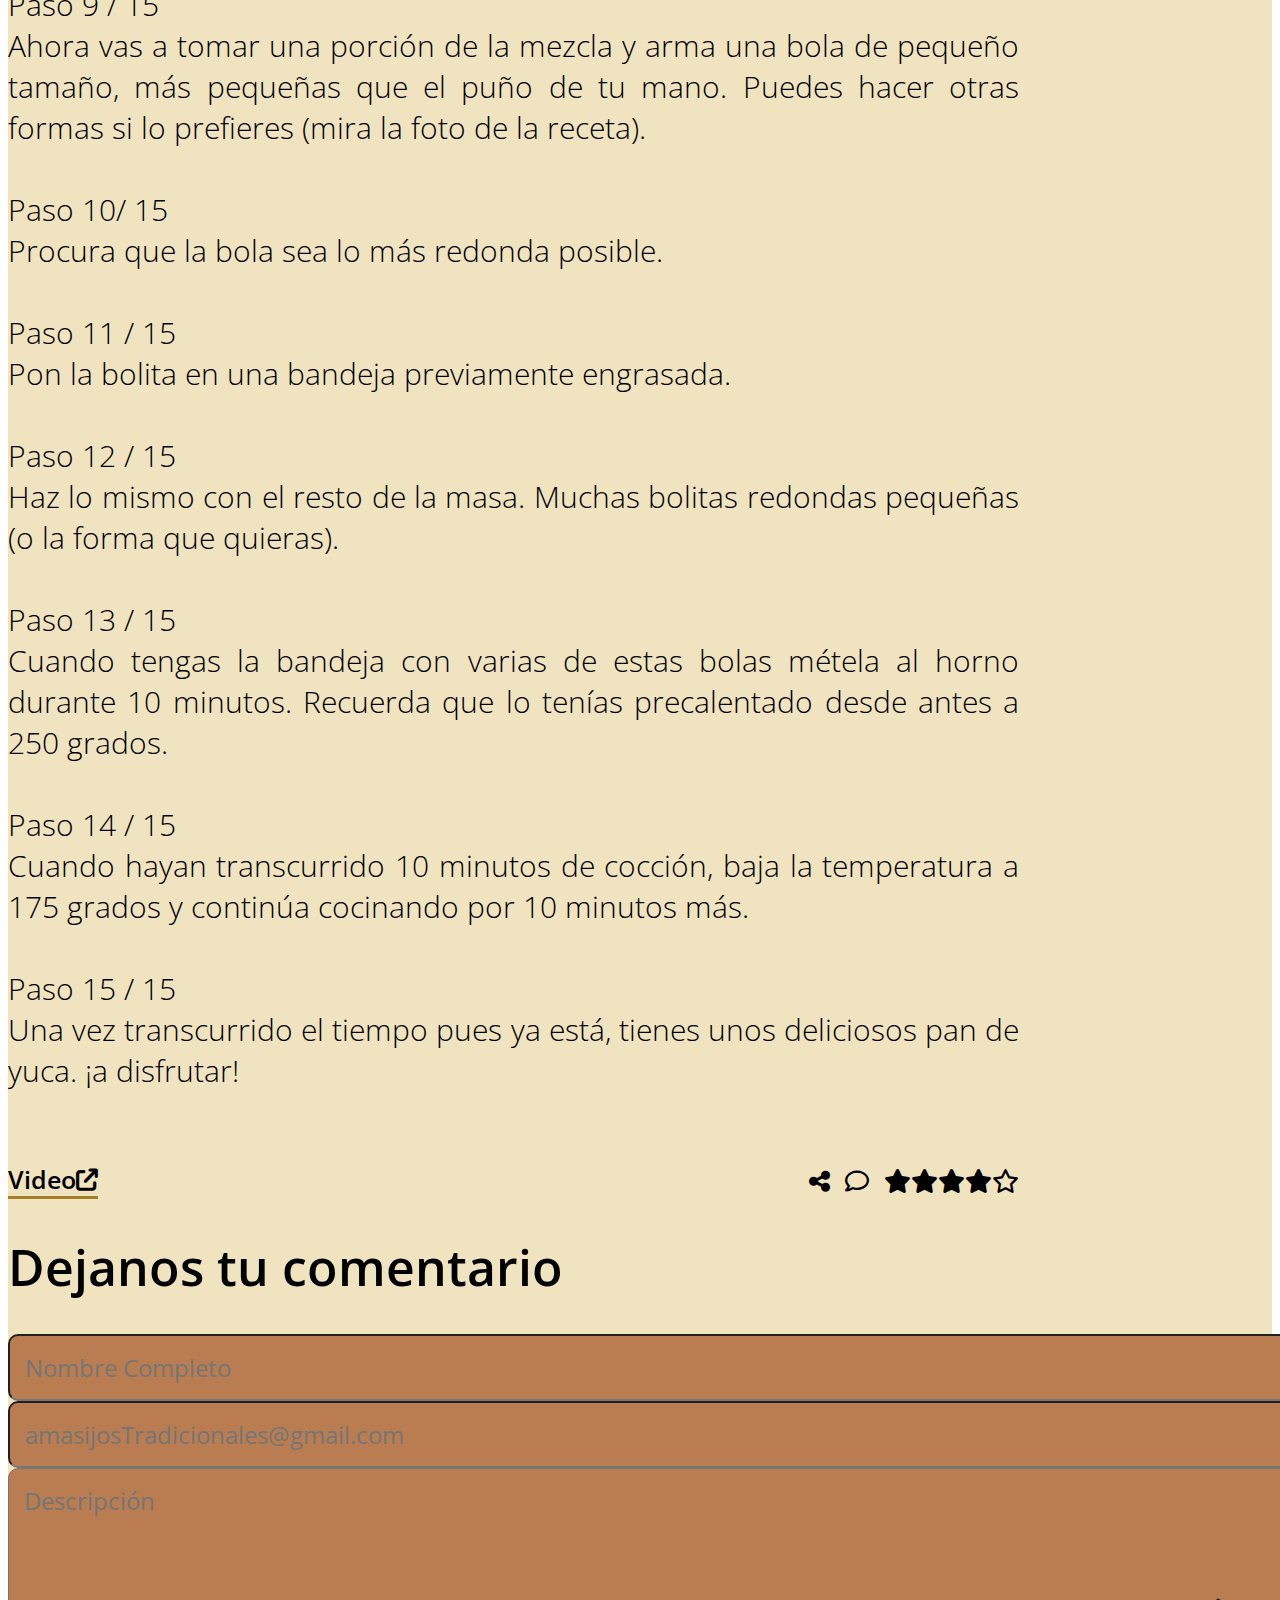
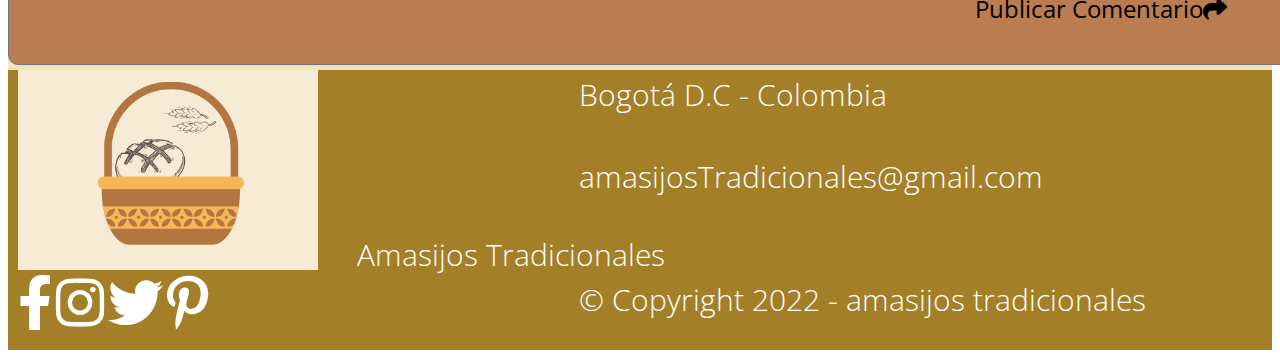
<file: panDeYuca.html>
<!-- Los comentarios a lo largo del codigo son muy importantes nos ayudan  -->
<!DOCTYPE html>

<html>

<head>
  <meta charset="UTF-8">
  <meta name="viewport" content="width=device-width, initial-scale=1">
  <!-- Importamos recursos externos -->
  <link rel="stylesheet" href="https://fonts.googleapis.com/css?family=Open Sans">
  <link href="https://cdn.jsdelivr.net/npm/bootstrap@5.2.1/dist/css/bootstrap.min.css" rel="stylesheet"
    integrity="sha384-iYQeCzEYFbKjA/T2uDLTpkwGzCiq6soy8tYaI1GyVh/UjpbCx/TYkiZhlZB6+fzT" crossorigin="anonymous">
  <!-- Importamos recurso css para los estilos-->
  <link rel="stylesheet" href="css/index.css">
  <link rel="stylesheet" href="fontawesome-free-6.2.0-web/css/all.css">
  <link rel="shortcut icon" href="img/logoPestaña.png" type="image/x-icon">
  <script src="https://cdn.jsdelivr.net/npm/bootstrap@5.2.2/dist/js/bootstrap.bundle.min.js"></script>
  <title>AT | Receta Pan De Yuca</title>
</head>

<!-- Contenido de nuestra pagina -->

<body>
  <!-- START Boostrapt -->
  <div class="part-body container p-0" style="max-width:100%;">
    <!-- Header -->
    <section class="header-fixed">
      <header class="part-header p-10">
        <section class="logo">
          <img src="img/logoHeader.png" width="150px" height="80px" alt="logo de la empresa">
          <p>Amasijos Tradicionales</p>
        </section>
        <nav class="nav-header">
          <ul>
            <li><a href="index.html">Home</a></li>
            <li><a href="seccion1.html">Reseña Historica</a></li>
            <li class="nav-item dropdown">
              <a class="link dropdown-toggle" href="#" role="button" data-bs-toggle="dropdown" aria-expanded="false">
                Recetas
              </a>
              <ul class="dropdown-menu text-center">
                <div class="row">
                  <div class="col-md">
                    <li class="m-0"><a href="seccion2.html">Recetas</a></li>
                    <li class="m-0"><a href="buñuelos.html">Buñuelos</a></li>
                    <li class="m-0"><a href="almojabanas.html">Almojabanas</a></li>
                    <li class="m-0"><a href="panDeBono.html">Pan de bono</a></li>
                  </div>
                  <div class="col-md">
                    <li class="m-0"><a class="principal" href="panDeYuca.html">Pan de yuca</a></li>
                    <li class="m-0"><a href="mantecadas.html">Mantecadas</a></li>
                    <li class="m-0"><a href="achiras.html">Achiras</a></li>
                    <li class="m-0"><a href="arepas.html">Arepas</a></li>
                  </div>
                </div>
              </ul>
            </li>
            <li><a href="comunidad.html">Comunidad</a></li>
          </ul>
        </nav>
      </header>
    </section>
    <!-- END Header -->

    <!-- image header -->
    <section class="p-0">
      <div class="resenha-image text-center">
        <img src="img/imgRecetas.jpg.jpg" width="100%" height="500" alt="imagen alusiva de la seccion">
        <h2>Una receta no tiene alma. <br> Es el cocinero quien debe darle alma a la receta</h2>
      </div>
    </section>
    <!-- END image header -->
    
    <main>
      <!-- Ingredientes Buñuelos -->
      <div class="container" style="max-width: 70%;">
        <section class="content-third">
          <h1 class="text-center mb-5 mt-5">Recetas del pan de yuca</h1>
          <div class="row pt-5">
            <div class="text-center col-4">
              <h3>Pan De Yuca</h3>
              <img class="p-5" src="img/pandeyucas-2Recestas3.jpg" width="100%" height="70%" alt="imagen alusiva al texto">
            </div>
            <div class="content-last p-3 col-8">
              <p class="p-5">
                <strong><b>Ingredientes</b></strong>
                <br><br>
                500 gr de harina de yuca <br>
                500 gr de queso blanco fresco rallado <br>
                200 ml de leche <br>
                2 huevos <br>
                50 gr de mantequilla <br>
                1 cucharadita de azúcar <br>
                2 cucharaditas de polvo para hornear <br>
              </p>
            </div>
          </div>
        </section>
      </div>
      <!-- END Ingredientes Buñuelos -->

      <!-- Preparacion Buñuelos -->
      <div class="container" style="max-width: 80%;">
        <article class="p-5">
          <p class="p-5">
            <strong><b>Elaboración paso a paso</b></strong>
            <br><br>

            Paso 1 / 15 <br>
            Precalienta el horno a 250 grados. <br><br>

            Paso 2 / 15 <br>
            En un bol grande mezcla el queso rallado y la harina de yuca. Puedes mezclar ayudándote con una espátula o
            usar las manos. Mezcla hasta que se haga una masa que se pueda trabajar. <br><br>

            Paso 3 / 15 <br>
            Agrega los huevos en el centro de la masa y vuelve a mezclar. <br><br>

            Paso 4 / 15 <br>
            Agrega la mantequilla, el azúcar y el polvo para hornear. <br><br>

            Paso 5 / 15 <br>
            Luego vas a agregar la leche poco a poco. <br><br>

            Paso 6 / 15 <br>
            Mezcla todo el tiempo, sin parar, hasta que consigas una consistencia homogénea. <br><br>

            Paso 7 / 15 <br>
            Lleva la masa a una mesa limpia y seca. Puedes agregarle un poco de harina de yuca para trabajar más
            fácilmente. <br><br>

            Paso 8 / 15 <br>
            Amasa durante 15 minutos. <br><br>

            Paso 9 / 15 <br>
            Ahora vas a tomar una porción de la mezcla y arma una bola de pequeño tamaño, más pequeñas que el puño de tu
            mano. Puedes hacer otras formas si lo prefieres (mira la foto de la receta). <br><br>

            Paso 10/ 15 <br>
            Procura que la bola sea lo más redonda posible. <br><br>

            Paso 11 / 15 <br>
            Pon la bolita en una bandeja previamente engrasada. <br><br>

            Paso 12 / 15 <br>
            Haz lo mismo con el resto de la masa. Muchas bolitas redondas pequeñas (o la forma que quieras). <br><br>

            Paso 13 / 15 <br>
            Cuando tengas la bandeja con varias de estas bolas métela al horno durante 10 minutos. Recuerda que lo
            tenías precalentado desde antes a 250 grados. <br><br>

            Paso 14 / 15 <br>
            Cuando hayan transcurrido 10 minutos de cocción, baja la temperatura a 175 grados y continúa cocinando por
            10 minutos más. <br><br>

            Paso 15 / 15 <br>
            Una vez transcurrido el tiempo pues ya está, tienes unos deliciosos pan de yuca. ¡a disfrutar! <br><br>
          </p>
          <section class="content-links p-5">
            <article class="hyper-recetas">
              <a href="https://youtu.be/n4qv3G2alsg" target="_blank">Video<i
                  class="fa-solid fa-arrow-up-right-from-square m-2"></i></a>
              <span class="links-icons">
                <i class="fa-sharp fa-solid fa-share-nodes"></i>
                <i class="fa-regular fa-comment"></i>
                <i class="fa-solid fa-star"></i>
                <i class="fa-solid fa-star"></i>
                <i class="fa-solid fa-star"></i>
                <i class="fa-solid fa-star"></i>
                <i class="fa-regular fa-star"></i>
              </span>
            </article>
          </section>
        </article>
      </div>
      <!-- END preparacion Buñuelos -->

      <!-- Formulario -->
      <div class="container pb-5">
        <h1 class="mb-5 mt-5">Dejanos tu comentario</h1>
        <div class="content-form p-3">
          <form>
            <div class="row">
              <div class="content-formulario col-md">
                <input type="text" placeholder="Nombre Completo" required>
              </div>
              <div class="content-formulario col-md">
                <input type="email" placeholder="amasijosTradicionales@gmail.com" required>
              </div>
            </div>
            <section class="content-formulario p-4">
              <textarea rows="5" placeholder="Descripción" required></textarea>
            </section>
            <button type="submit">Publicar Comentario<i class="fa-solid fa-share p-2"></i></button>
          </form>
        </div>
      </div>
      <!-- END Formulario -->
    </main>

    <!-- Footer -->
    <footer class="part-footer">
      <div class="container" style="max-width: 100%;">
        <div class="row">
          <div class="col text-center">
            <section class="logo">
              <img src="img/logoHeader.png" width="300px" height="200px" alt="logo de la empresa">
              <p class="m-0">Amasijos Tradicionales</p>
            </section>
            <section class="icons-footer pt-5">
              <a class="m-5" href=""><i class="fa-brands fa-facebook-f"></i></a>
              <a class="m-5" href=""><i class="fa-brands fa-instagram"></i></a>
              <a class="m-5" href=""><i class="fa-brands fa-twitter"></i></a>
              <a class="m-5" href=""><i class="fa-brands fa-pinterest-p"></i></a>
            </section>
          </div>
          <div class="col">
            <p class="credits text-center mb-0">Bogotá D.C - Colombia <br><br>
              amasijosTradicionales@gmail.com <br><br><br>
              © Copyright 2022 - amasijos tradicionales
            </p>
          </div>
        </div>
      </div>
    </footer>
    <!-- END footer -->
  </div>
  <!-- END container Boostrap -->
</body>
<!-- END Body -->

</html>
<!-- End Html -->
</file>
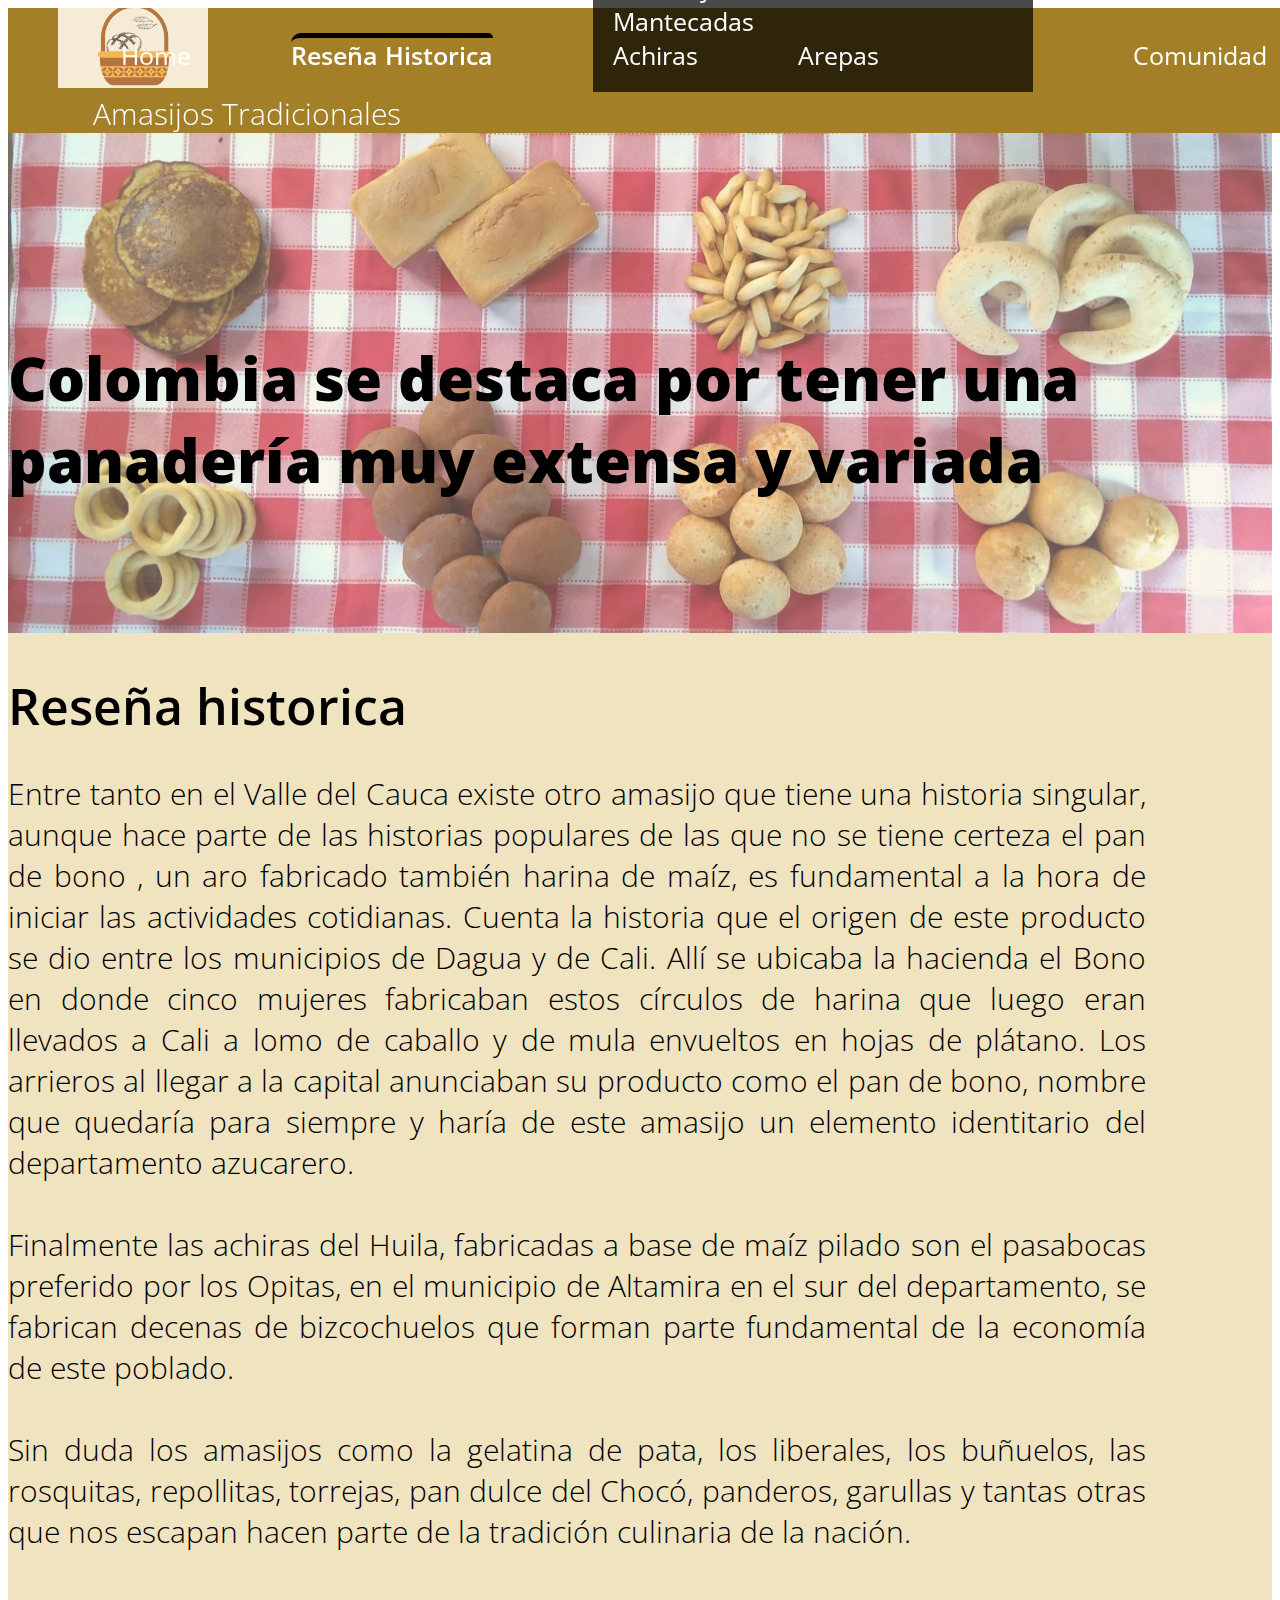
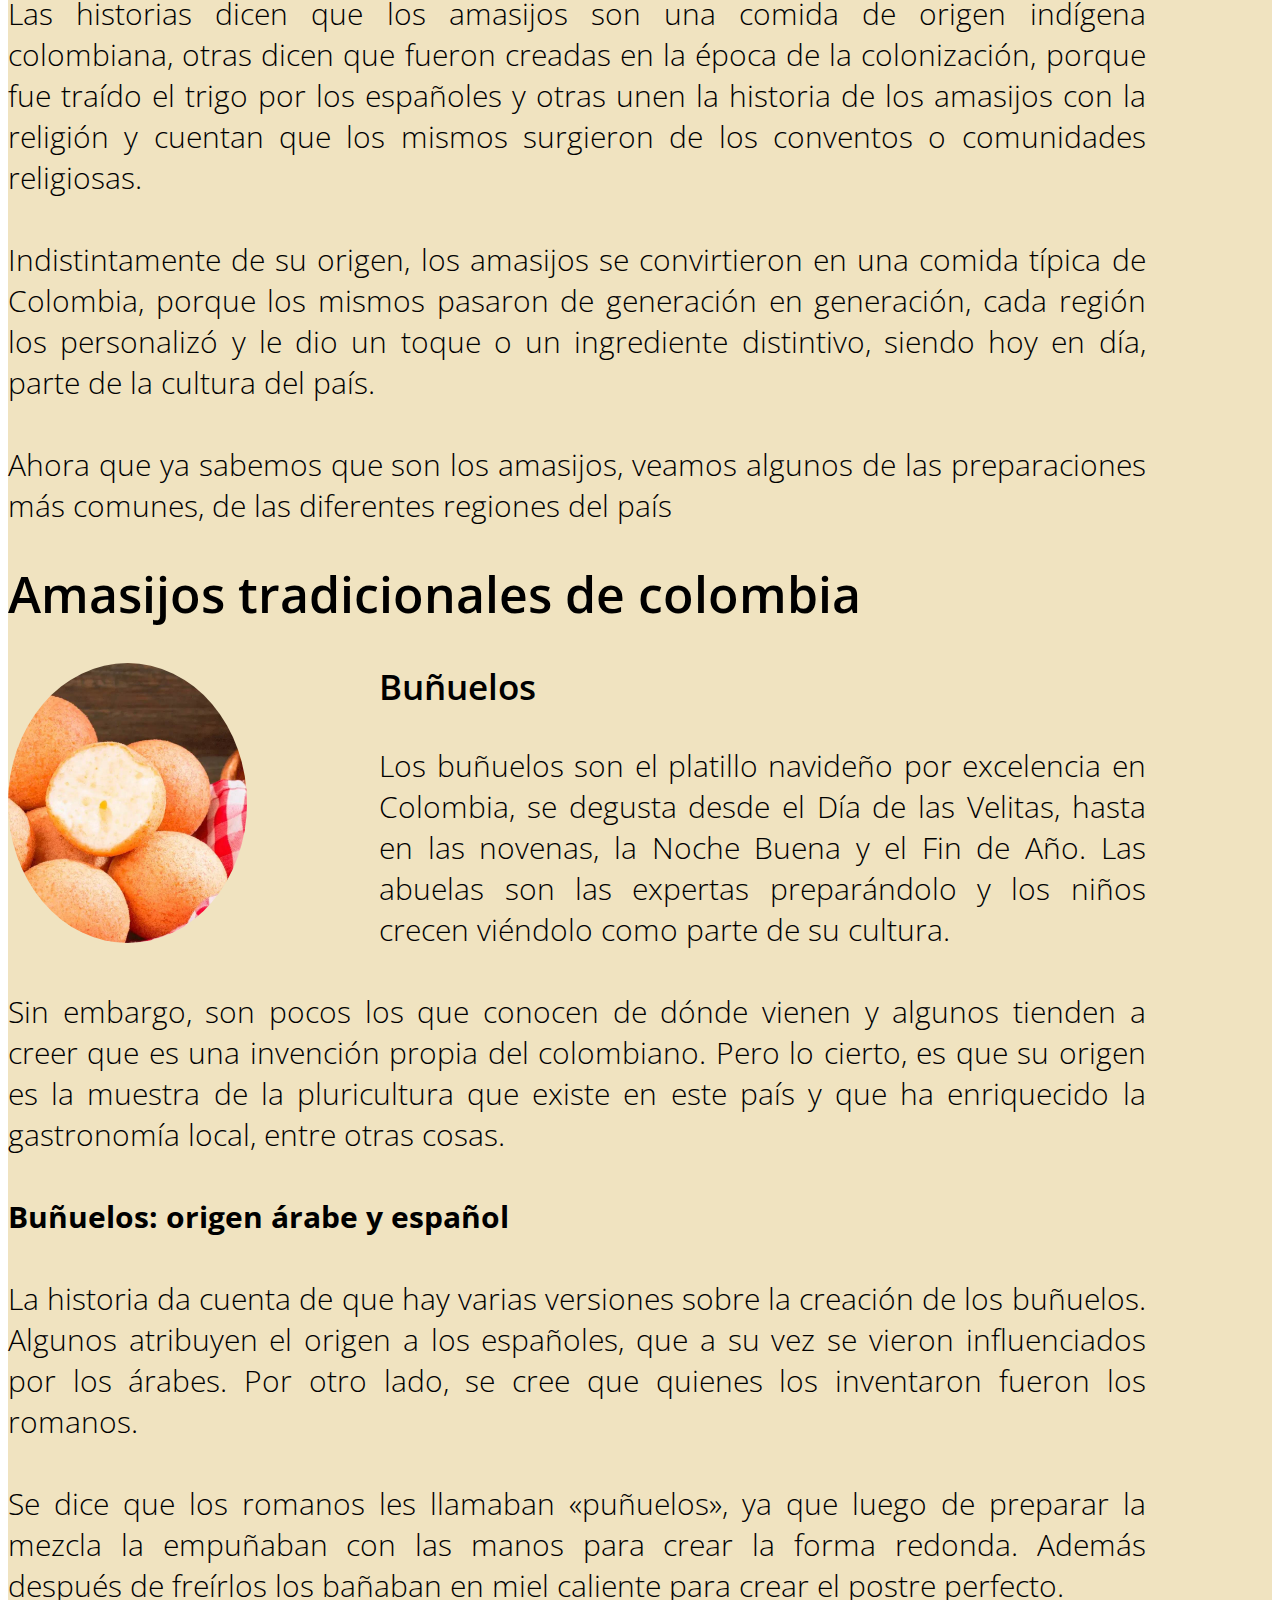
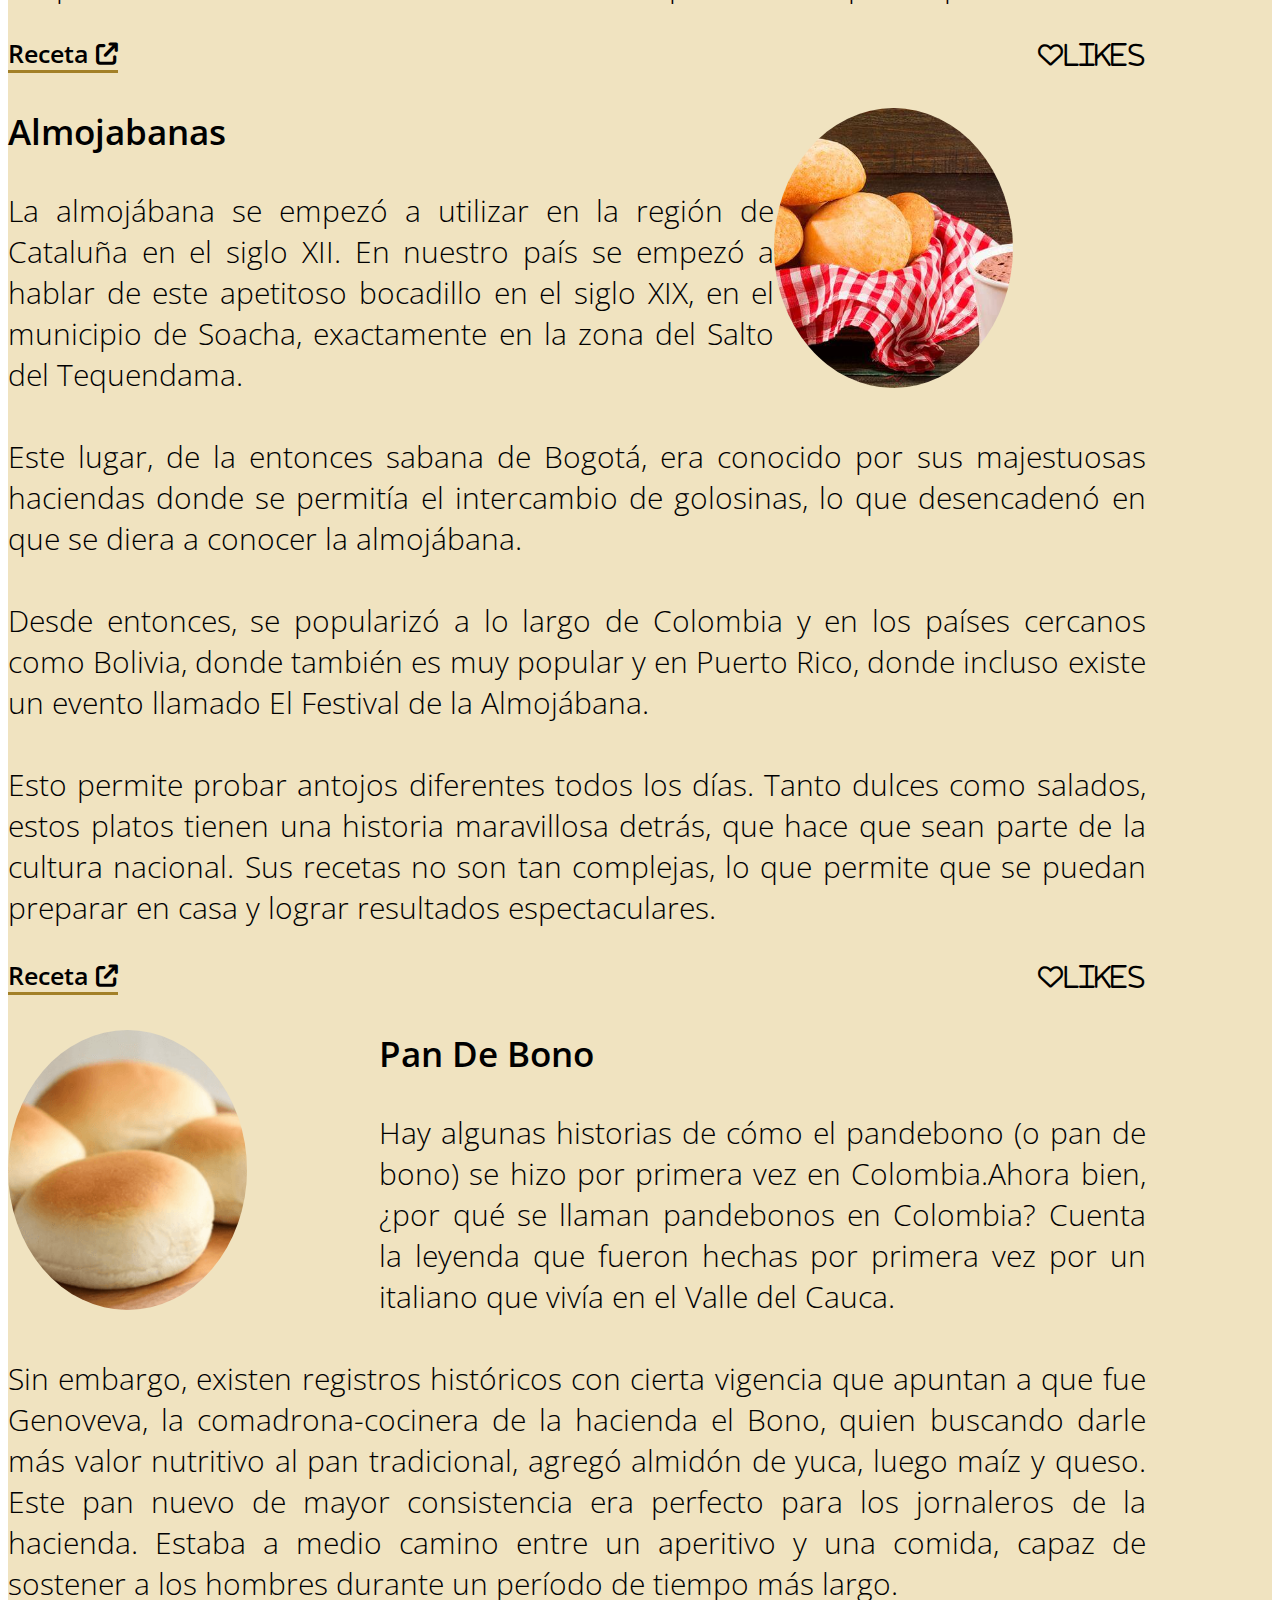
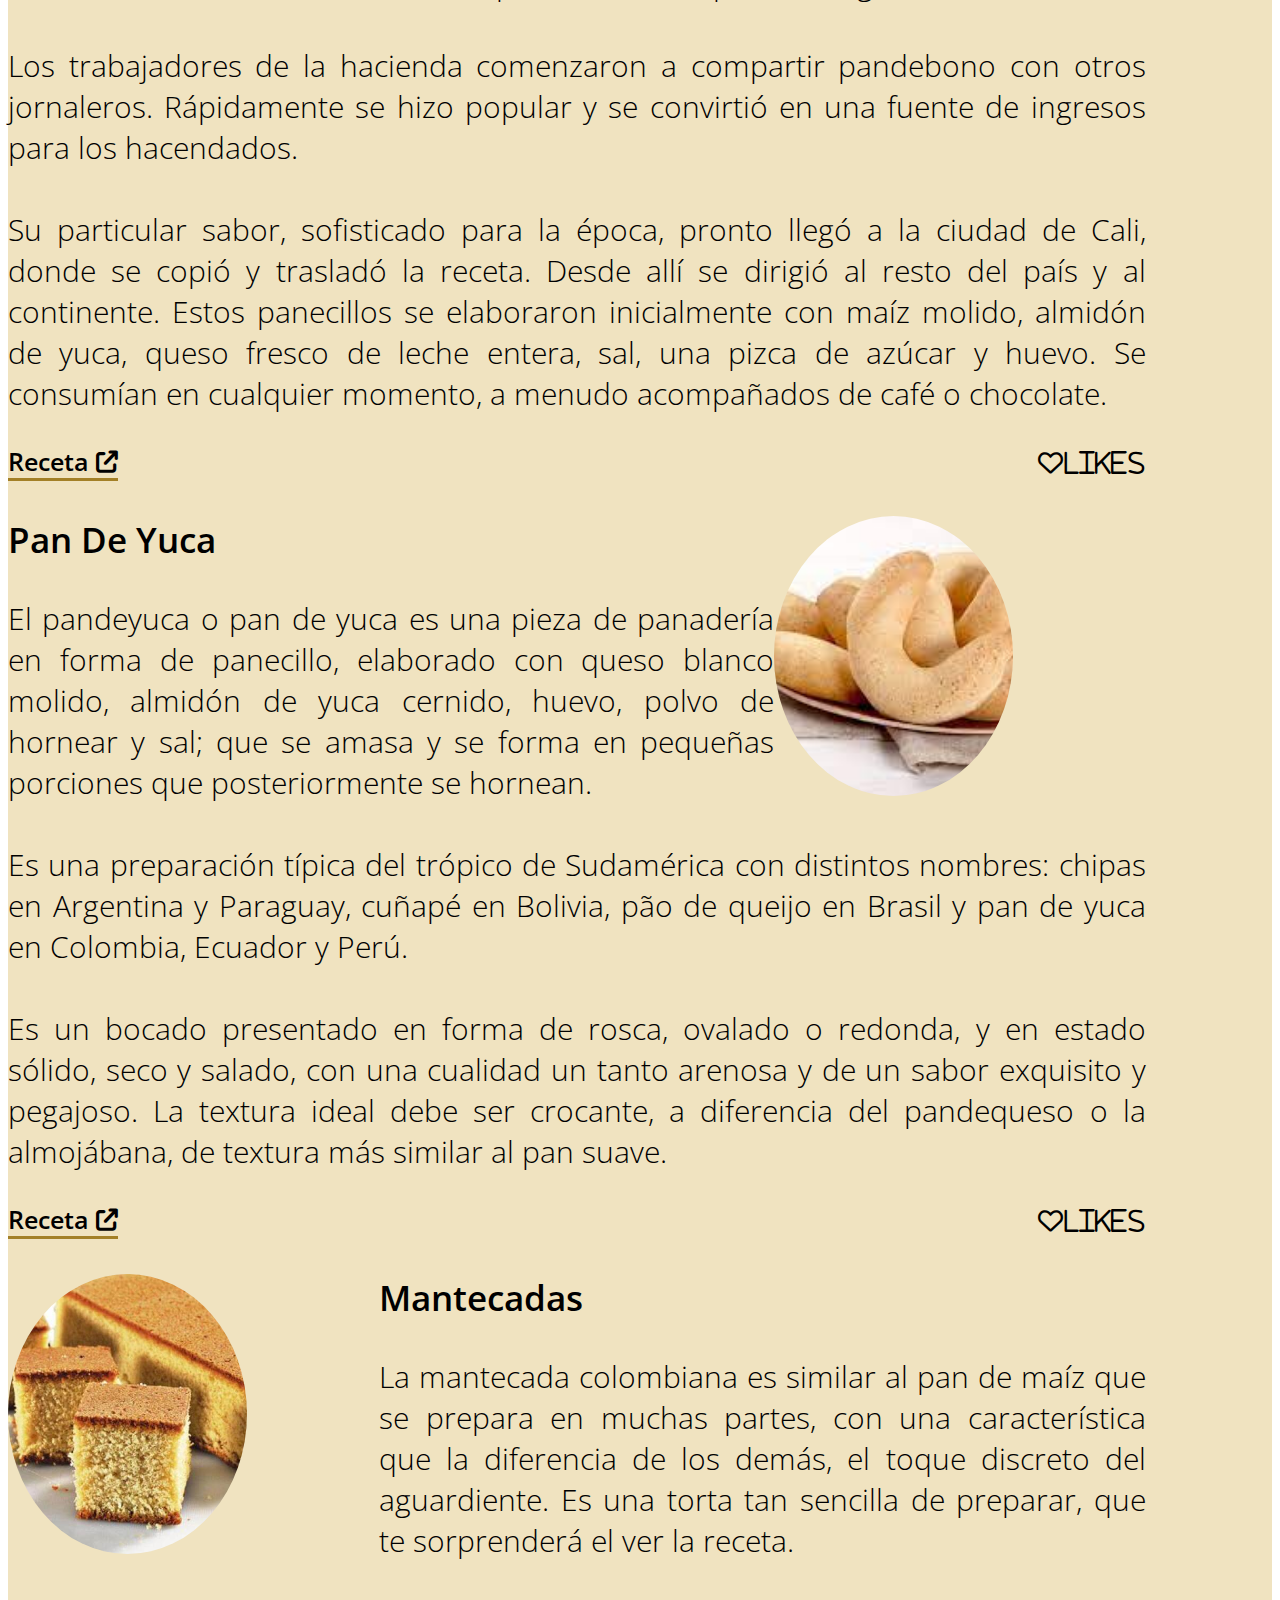
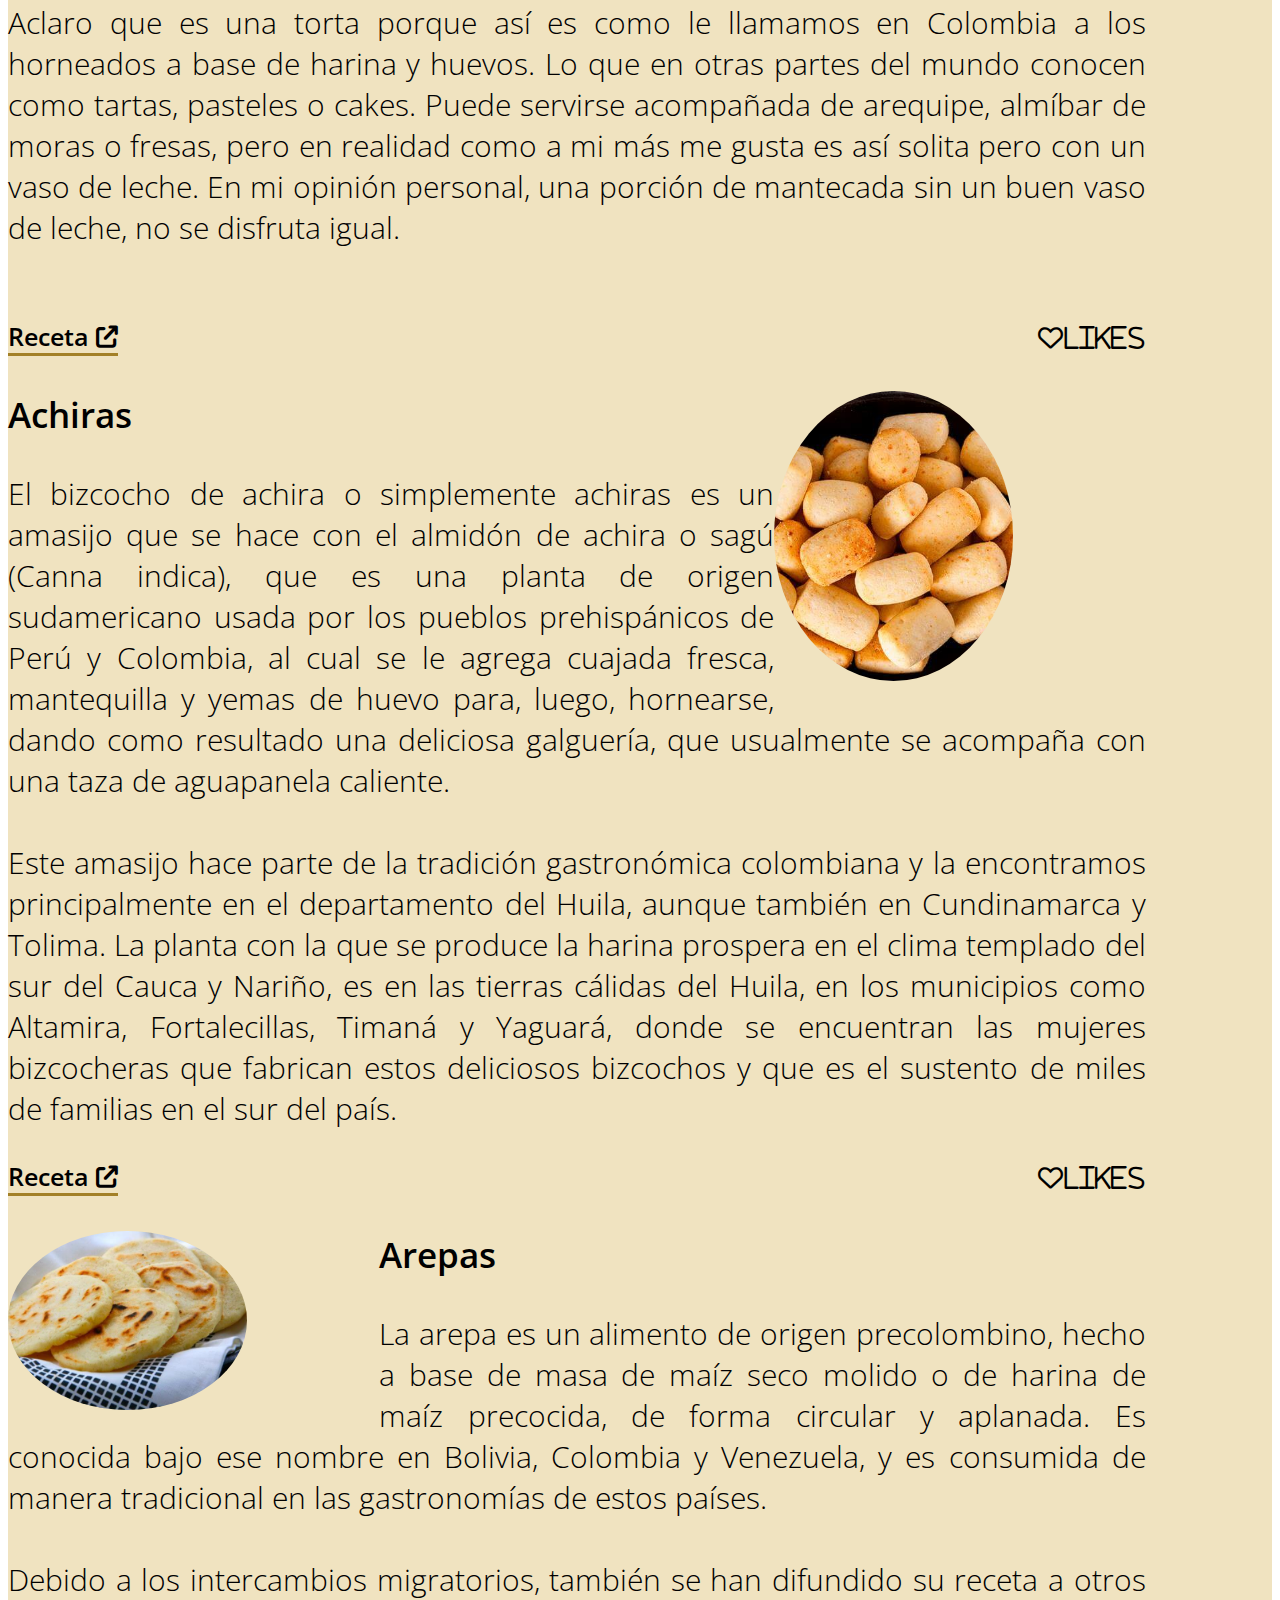
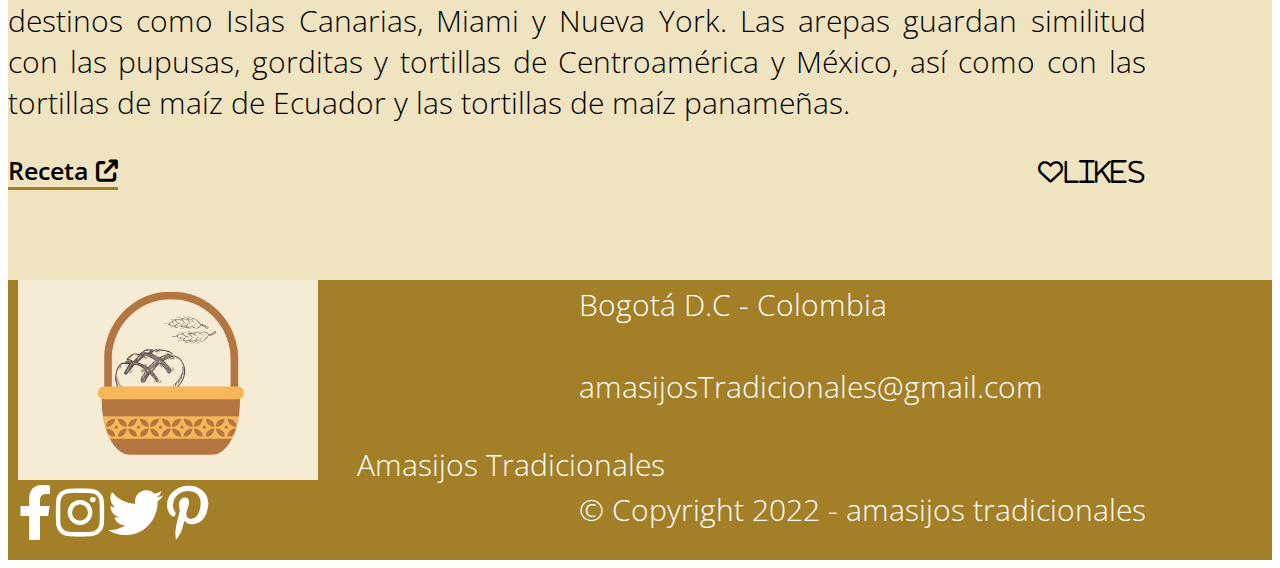
<file: seccion1.html>
<!-- Los comentarios a lo largo del codigo son muy importantes nos ayudan  -->
<!DOCTYPE html>

<html>

<head>
  <meta charset="UTF-8">
  <meta name="viewport" content="width=device-width, initial-scale=1">
  <!-- Importamos recursos externos -->
  <link rel="stylesheet" href="https://fonts.googleapis.com/css?family=Open Sans">
  <link href="https://cdn.jsdelivr.net/npm/bootstrap@5.2.1/dist/css/bootstrap.min.css" rel="stylesheet"
    integrity="sha384-iYQeCzEYFbKjA/T2uDLTpkwGzCiq6soy8tYaI1GyVh/UjpbCx/TYkiZhlZB6+fzT" crossorigin="anonymous">
  <!-- Importamos recurso css para los estilos-->
  <link rel="stylesheet" href="css/index.css">
  <link rel="stylesheet" href="fontawesome-free-6.2.0-web/css/all.css">
  <link rel="shortcut icon" href="img/logoPestaña.png" type="image/x-icon">
  <script src="https://cdn.jsdelivr.net/npm/bootstrap@5.2.2/dist/js/bootstrap.bundle.min.js"></script>
  <title>AT | Reseña Historica</title>
</head>

<!-- Contenido de nuestra pagina -->

<body>
  <!-- START Boostrap -->
  <div class="part-body container p-0" style="max-width:100%;">
    <!-- Header -->
    <section class="header-fixed">
      <header class="part-header p-10">
        <section class="logo">
          <img src="img/logoHeader.png" width="150px" height="80px" alt="logo de la empresa">
          <p>Amasijos Tradicionales</p>
        </section>
        <nav class="nav-header">
          <ul>
            <li><a href="index.html">Home</a></li>
            <li><a class="link" href="seccion1.html">Reseña Historica</a></li>
            <li class="nav-item dropdown">
              <a class="dropdown-toggle" href="#" role="button" data-bs-toggle="dropdown" aria-expanded="false">
                Recetas
              </a>
              <ul class="dropdown-menu text-center">
                <div class="row">
                  <div class="col-md">
                    <li class="m-0"><a href="seccion2.html">Recetas</a></li>
                    <li class="m-0"><a href="buñuelos.html">Buñuelos</a></li>
                    <li class="m-0"><a href="almojabanas.html">Almojabanas</a></li>
                    <li class="m-0"><a href="panDeBono.html">Pan de bono</a></li>
                  </div>
                  <div class="col-md">
                    <li class="m-0"><a href="panDeYuca.html">Pan de yuca</a></li>
                    <li class="m-0"><a href="mantecadas.html">Mantecadas</a></li>
                    <li class="m-0"><a href="achiras.html">Achiras</a></li>
                    <li class="m-0"><a href="arepas.html">Arepas</a></li>
                  </div>
                </div>
              </ul>
            </li>
            <li><a href="comunidad.html">Comunidad</a></li>
          </ul>
        </nav>
      </header>
    </section>
    <!-- END Header -->

    <!-- image header -->
    <section class="p-0">
      <div class="resenha-image text-center">
        <img src="img/imgResenha.jpg" width="100%" height="500" alt="imagen alusiva de la seccion">
        <h2>Colombia se destaca por tener una <br> panadería muy extensa y variada</h2>
      </div>
    </section>
    <!-- END image header -->

    <main>
      <!-- Resenha all entry -->
      <div class="container" style="max-width: 90%;">
        <section class="mb-5">
          <article class="p-5 mt-5">
            <h1 class="text-center">Reseña historica</h1>
            <p class="p-5">Entre tanto en el Valle del Cauca existe otro amasijo que tiene una historia singular, aunque
              hace parte de las historias populares de las que no se tiene certeza el pan de bono , un aro fabricado
              también
              harina de maíz, es fundamental a la hora de iniciar las actividades cotidianas. Cuenta la historia que el
              origen de este producto se dio entre los municipios de Dagua y de Cali. Allí se ubicaba la hacienda el
              Bono
              en
              donde cinco mujeres fabricaban estos círculos de harina que luego eran llevados a Cali a lomo de caballo y
              de
              mula envueltos en hojas de plátano. Los arrieros al llegar a la capital anunciaban su producto como el pan
              de
              bono, nombre que quedaría para siempre y haría de este amasijo un elemento identitario del departamento
              azucarero. <br><br>

              Finalmente las achiras del Huila, fabricadas a base de maíz pilado son el pasabocas preferido por los
              Opitas,
              en el municipio de Altamira en el sur del departamento, se fabrican decenas de bizcochuelos que forman
              parte
              fundamental de la economía de este poblado.<br><br>

              Sin duda los amasijos como la gelatina de pata, los liberales, los buñuelos, las rosquitas, repollitas,
              torrejas, pan dulce del Chocó, panderos, garullas y tantas otras que nos escapan hacen parte de la
              tradición
              culinaria de la nación.<br><br>

              Las historias dicen que los amasijos son una comida de origen indígena colombiana, otras dicen que fueron
              creadas en la época de la colonización, porque fue traído el trigo por los españoles y otras unen la
              historia
              de los amasijos con la religión y cuentan que los mismos surgieron de los conventos o comunidades
              religiosas.<br><br>

              Indistintamente de su origen, los amasijos se convirtieron en una comida típica de Colombia, porque los
              mismos
              pasaron de generación en generación, cada región los personalizó y le dio un toque o un ingrediente
              distintivo, siendo hoy en día, parte de la cultura del país.<br><br>

              Ahora que ya sabemos que son los amasijos, veamos algunos de las preparaciones más comunes, de las
              diferentes
              regiones del país
            </p>
          </article>
        </section>
      </div>
      <!-- END Resenha  -->

      <!-- Products entry -->
      <div class="content-first container pb-5" style="max-width: 90%;">
        <h1 class="text-center p-5">Amasijos tradicionales de colombia</h1>
        <section class="content-third p-5">
          <div class="content-first-left m-3 text-center">
            <img src="img/productosBuñuelos1.jpg" width="70%" height="280" alt="imagen alusiva al texto">
          </div>
          <div class="content-first-right">
            <h3 class="m-5">Buñuelos</h3>
            <p class="pb-5">
              Los buñuelos son el platillo navideño por excelencia en Colombia, se degusta desde el Día de las Velitas,
              hasta en las novenas, la Noche Buena y el Fin de Año. Las abuelas son las expertas preparándolo y los
              niños
              crecen viéndolo como parte de su cultura. <br><br>
              Sin embargo, son pocos los que conocen de dónde vienen y algunos tienden a creer que es una invención
              propia
              del colombiano. Pero lo cierto, es que su origen es la muestra de la pluricultura que existe en este país
              y
              que ha enriquecido la gastronomía local, entre otras cosas.<br><br>

              <strong><b>Buñuelos: origen árabe y español</b></strong> <br><br>
              La historia da cuenta de que hay varias versiones sobre la creación de los buñuelos. Algunos atribuyen el
              origen a los españoles, que a su vez se vieron influenciados por los árabes. Por otro lado, se cree que
              quienes los inventaron fueron los romanos. <br><br>

              Se dice que los romanos les llamaban «puñuelos», ya que luego de preparar la mezcla la empuñaban con las
              manos para crear la forma redonda. Además después de freírlos los bañaban en miel caliente para crear el
              postre perfecto.
            </p>
          </div>
          <div class="content-links">
            <span class="hyper-recetas">
              <a href="buñuelos.html">Receta <i class="fa-solid fa-arrow-up-right-from-square m-2"></i></a>
              <i class="fa-regular fa-heart">Likes</i>
            </span>
          </div>
        </section>
        <section class="content-third p-5">
          <div class="content-rigth m-3 text-center">
            <img src="img/productosAlmojabanas2.jpg" width="70%" height="280" alt="imagen alusiva al texto">
          </div>
          <div class="content-first-right">
            <h3 class="mb-5">Almojabanas</h3>
            <p class="pb-5">
              La almojábana se empezó a utilizar en la región de Cataluña en el siglo XII. En nuestro país se empezó a
              hablar de este apetitoso bocadillo en el siglo XIX, en el municipio de Soacha, exactamente en la zona del
              Salto del Tequendama. <br><br>
              Este lugar, de la entonces sabana de Bogotá, era conocido por sus majestuosas haciendas donde se permitía
              el intercambio de golosinas, lo que desencadenó en que se diera a conocer la almojábana. <br><br> Desde
              entonces, se popularizó a lo largo de Colombia y en los países cercanos como Bolivia, donde también es muy
              popular y en Puerto Rico, donde incluso existe un evento llamado El Festival de la Almojábana.
              <br><br>
              Esto permite probar antojos diferentes todos los días. Tanto dulces como salados, estos platos tienen una
              historia maravillosa detrás, que hace que sean parte de la cultura nacional. Sus recetas no son tan
              complejas, lo que permite que se puedan preparar en casa y lograr resultados espectaculares.
            </p>
          </div>
          <div class="content-links">
            <span class="hyper-recetas">
              <a href="almojabanas.html">Receta <i class="fa-solid fa-arrow-up-right-from-square m-2"></i></a>
              <i class="fa-regular fa-heart">Likes</i>
            </span>
          </div>
        </section>
        <section class="content-third p-5">
          <div class="content-first-left m-3 text-center">
            <img src="img/panDeBonoProductos3.png" width="70%" height="280" alt="imagen alusiva al texto">
          </div>
          <div class="content-first-right">
            <h3 class="m-5">Pan De Bono</h3>
            <p class="pb-5">
              Hay algunas historias de cómo el pandebono (o pan de bono) se hizo por primera vez en Colombia.Ahora bien,
              ¿por qué se llaman pandebonos en Colombia? Cuenta la leyenda que fueron hechas por primera vez por un
              italiano que vivía en el Valle del Cauca. <br><br>

              Sin embargo, existen registros históricos con cierta vigencia que apuntan a que fue Genoveva, la
              comadrona-cocinera de la hacienda el Bono, quien buscando darle más valor nutritivo al pan tradicional,
              agregó almidón de yuca, luego maíz y queso.
              Este pan nuevo de mayor consistencia era perfecto para los jornaleros de la hacienda. Estaba a medio
              camino entre un aperitivo y una comida, capaz de sostener a los hombres durante un período de tiempo más
              largo.
              <br><br>

              Los trabajadores de la hacienda comenzaron a compartir pandebono con otros jornaleros. Rápidamente se hizo
              popular y se convirtió en una fuente de ingresos para los hacendados.
              <br><br>

              Su particular sabor, sofisticado para la época, pronto llegó a la ciudad de Cali, donde se copió y
              trasladó la receta. Desde allí se dirigió al resto del país y al continente. Estos panecillos se
              elaboraron inicialmente con maíz molido, almidón de yuca, queso fresco de leche entera, sal, una pizca de
              azúcar y huevo. Se consumían en cualquier momento, a menudo acompañados de café o chocolate.
            </p>
          </div>
          <div class="content-links">
            <span class="hyper-recetas">
              <a href="panDeBono.html">Receta <i class="fa-solid fa-arrow-up-right-from-square m-2"></i></a>
              <i class="fa-regular fa-heart">Likes</i>
            </span>
          </div>
        </section>
        <section class="content-third p-5">
          <div class="content-rigth m-3 text-center">
            <img src="img/recetasYuca3.jpg" width="70%" height="280" alt="imagen alusiva al texto">
          </div>
          <div class="content-first-right">
            <h3 class="mb-5">Pan De Yuca</h3>
            <p class="pb-5">
              El pandeyuca o pan de yuca es una pieza de panadería en forma de panecillo, elaborado con queso blanco
              molido, almidón de yuca cernido, huevo, polvo de hornear y sal; que se amasa y se forma en pequeñas
              porciones que posteriormente se hornean. <br><br>
              Es una preparación típica del trópico de Sudamérica con distintos nombres: chipas en Argentina y Paraguay,
              cuñapé en Bolivia, pão de queijo en Brasil y pan de yuca en Colombia, Ecuador y Perú.
              <br><br>
              Es un bocado presentado en forma de rosca, ovalado o redonda, y en estado sólido, seco y salado, con una
              cualidad un tanto arenosa y de un sabor exquisito y pegajoso. La textura ideal debe ser crocante, a
              diferencia del pandequeso o la almojábana, de textura más similar al pan suave.
            </p>
          </div>
          <div class="content-links">
            <span class="hyper-recetas">
              <a href="panDeYuca.html">Receta <i class="fa-solid fa-arrow-up-right-from-square m-2"></i></a>
              <i class="fa-regular fa-heart">Likes</i>
            </span>
          </div>
        </section>
        <section class="content-third p-5">
          <div class="content-first-left m-3 text-center">
            <img src="img/mantecadaProductos5.jpg" width="70%" height="280" alt="imagen alusiva al texto">
          </div>
          <div class="content-first-right">
            <h3 class="m-5">Mantecadas</h3>
            <p class="pb-5">
              La mantecada colombiana es similar al pan de maíz que se prepara en muchas partes, con una característica
              que la diferencia de los demás, el toque discreto del aguardiente. Es una torta tan sencilla de preparar,
              que te sorprenderá el ver la receta.
              <br><br>

              Aclaro que es una torta porque así es como le llamamos en Colombia a los horneados a base de harina y
              huevos. Lo que en otras partes del mundo conocen como tartas, pasteles o cakes. Puede servirse acompañada
              de arequipe, almíbar de moras o fresas, pero en realidad como a mi más me gusta es así solita pero con un
              vaso de leche. En mi opinión personal, una porción de mantecada sin un buen vaso de leche, no se disfruta
              igual.
              <br><br>
            </p>
          </div>
          <div class="content-links">
            <span class="hyper-recetas">
              <a href="mantecadas.html">Receta <i class="fa-solid fa-arrow-up-right-from-square m-2"></i></a>
              <i class="fa-regular fa-heart">Likes</i>
            </span>
          </div>
        </section>
        <section class="content-third p-5">
          <div class="content-rigth m-3 text-center">
            <img src="img/achirasProductos6.jpg" width="70%" height="290" alt="imagen alusiva al texto">
          </div>
          <div class="content-first-right">
            <h3 class="mb-5">Achiras</h3>
            <p class="pb-5">
              El bizcocho de achira o simplemente achiras es un amasijo que se hace con el almidón de achira o sagú
              (Canna indica), que es una planta de origen sudamericano usada por los pueblos prehispánicos de Perú y
              Colombia, al cual se le agrega cuajada fresca, mantequilla y yemas de huevo para, luego, hornearse, dando
              como resultado una deliciosa galguería, que usualmente se acompaña con una taza de aguapanela caliente.
              <br><br>
              Este amasijo hace parte de la tradición gastronómica colombiana y la encontramos principalmente en el
              departamento del Huila, aunque también en Cundinamarca y Tolima. La planta con la que se produce la harina
              prospera en el clima templado del sur del Cauca y Nariño, es en las tierras cálidas del Huila, en los
              municipios como Altamira, Fortalecillas, Timaná y Yaguará, donde se encuentran las mujeres bizcocheras que
              fabrican estos deliciosos bizcochos y que es el sustento de miles de familias en el sur del país.
            </p>
          </div>
          <div class="content-links">
            <span class="hyper-recetas">
              <a href="achiras.html">Receta <i class="fa-solid fa-arrow-up-right-from-square m-2"></i></a>
              <i class="fa-regular fa-heart">Likes</i>
            </span>
          </div>
        </section>
        <section class="content-third p-5">
          <div class="content-first-left m-3 text-center">
            <img src="img/productosArepas4.jpg" width="70%" height="75%" alt="imagen alusiva al texto">
          </div>
          <div class="content-first-right">
            <h3 class="m-5">Arepas</h3>
            <p class="pb-5">
              La arepa es un alimento de origen precolombino, hecho a base de masa de maíz seco molido o de harina de
              maíz precocida, de forma circular y aplanada. Es conocida bajo ese nombre en Bolivia, Colombia y
              Venezuela, y es consumida de manera tradicional en las gastronomías de estos países.
              <br><br>

              Debido a los intercambios migratorios, también se han difundido su receta a otros destinos como Islas
              Canarias, Miami​ y Nueva York. Las arepas guardan similitud con las pupusas, gorditas y tortillas de
              Centroamérica y México,​ así como con las tortillas de maíz de Ecuador y las tortillas de maíz panameñas.
            </p>
          </div>
          <div class="content-links">
            <span class="hyper-recetas">
              <a href="arepas.html">Receta <i class="fa-solid fa-arrow-up-right-from-square m-2"></i></a>
              <i class="fa-regular fa-heart">Likes</i>
            </span>
          </div>
        </section>
      </div>
      <!-- END Products -->
    </main>

    <!-- Footer -->
    <footer class="part-footer">
      <div class="container" style="max-width: 100%;">
        <div class="row">
          <div class="col text-center">
            <section class="logo">
              <img src="img/logoHeader.png" width="300px" height="200px" alt="logo de la empresa">
              <p class="m-0">Amasijos Tradicionales</p>
            </section>
            <section class="icons-footer pt-5">
              <a class="m-5" href=""><i class="fa-brands fa-facebook-f"></i></a>
              <a class="m-5" href=""><i class="fa-brands fa-instagram"></i></a>
              <a class="m-5" href=""><i class="fa-brands fa-twitter"></i></a>
              <a class="m-5" href=""><i class="fa-brands fa-pinterest-p"></i></a>
            </section>
          </div>
          <div class="col">
            <p class="credits text-center mb-0">Bogotá D.C - Colombia <br><br>
              amasijosTradicionales@gmail.com <br><br><br>
              © Copyright 2022 - amasijos tradicionales
            </p>
          </div>
        </div>
      </div>
    </footer>
    <!-- END footer -->
  </div>
  <!-- END container Boostrap -->
</body>
<!-- END Body -->

</html>
<!-- End Html -->
</file>
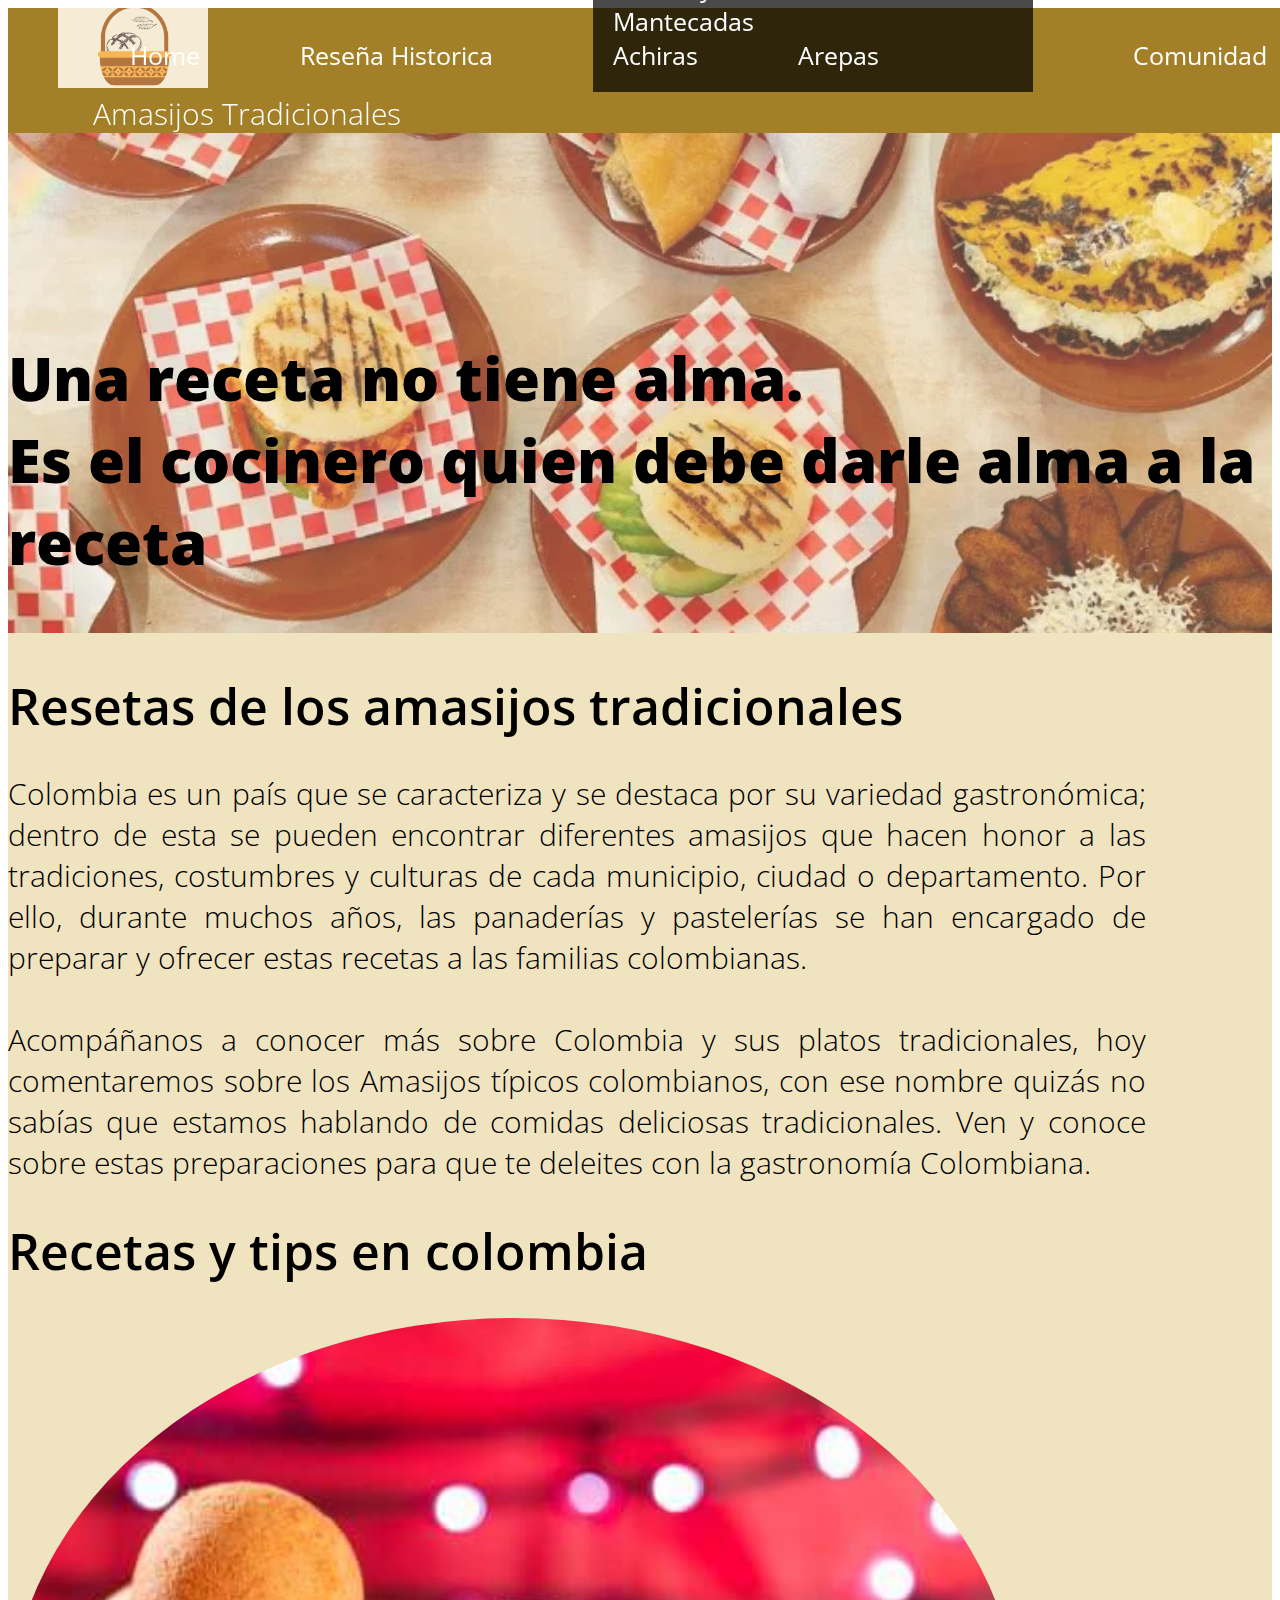
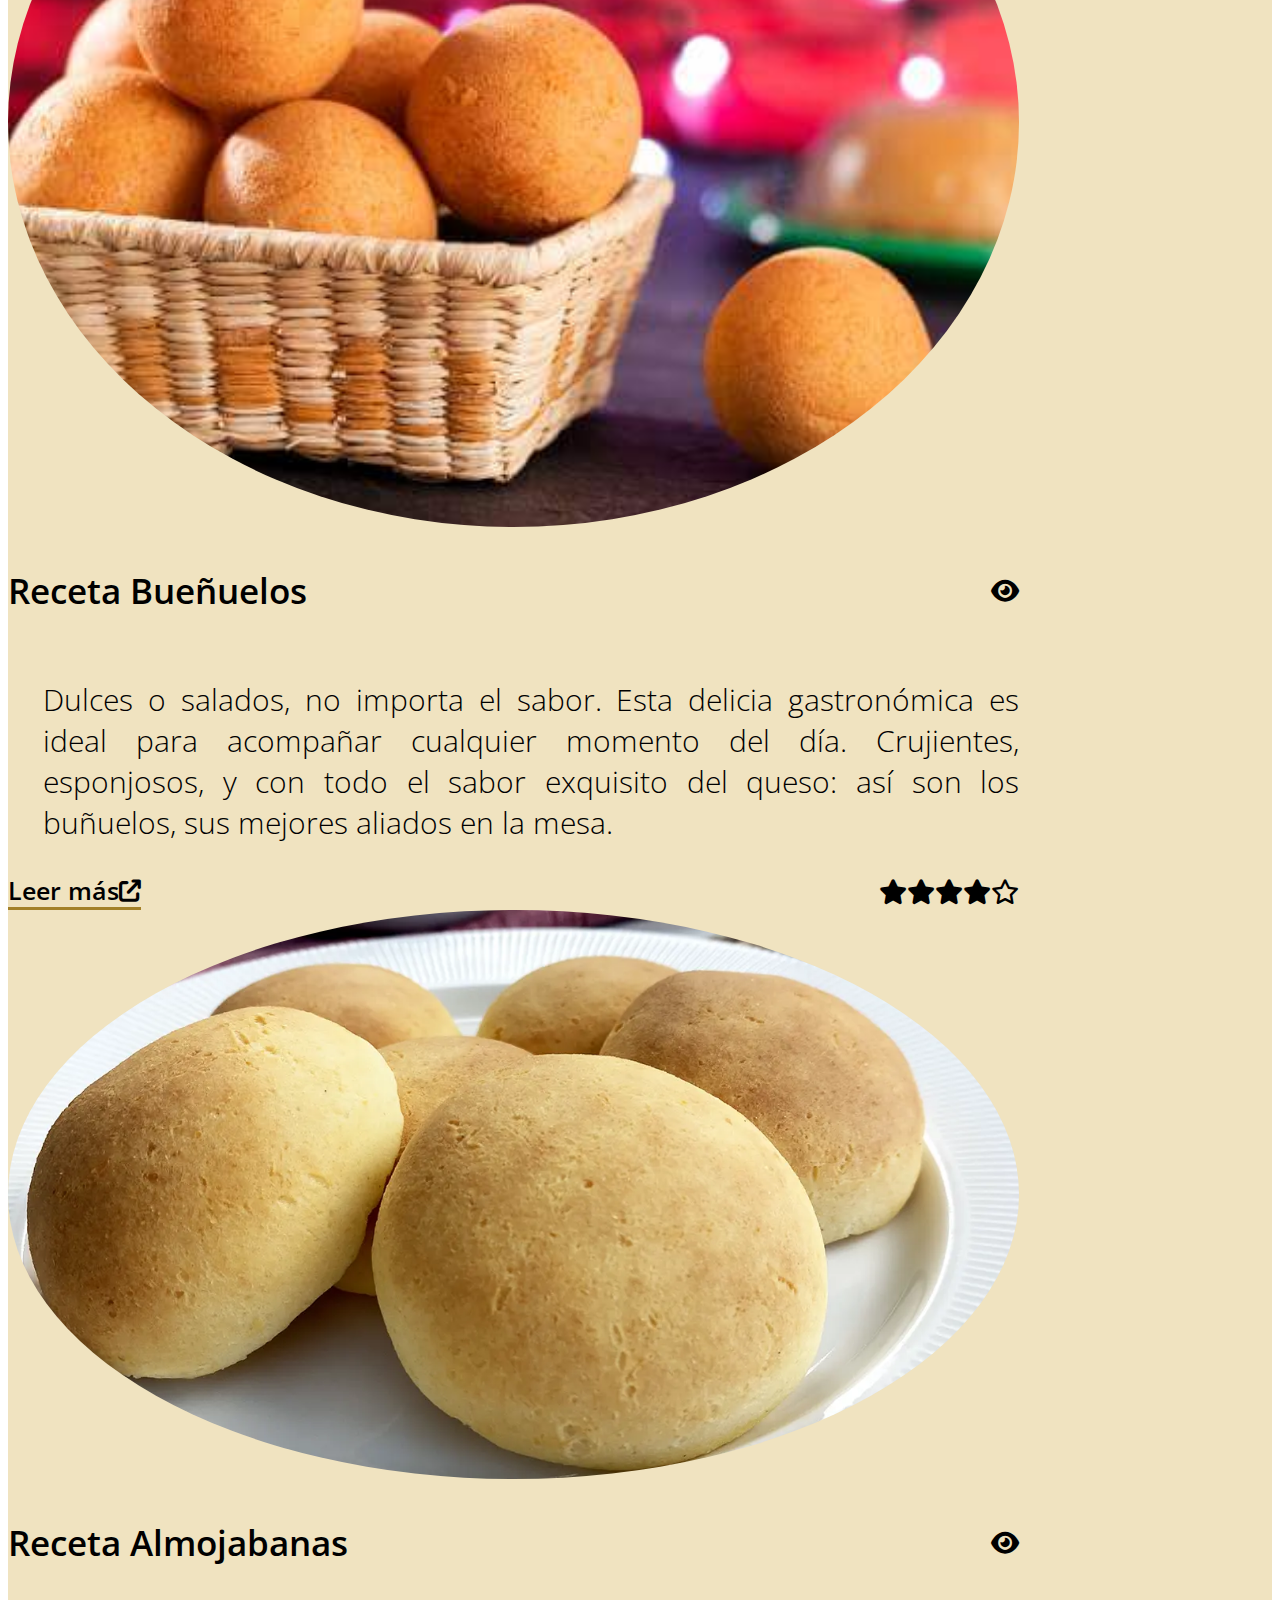
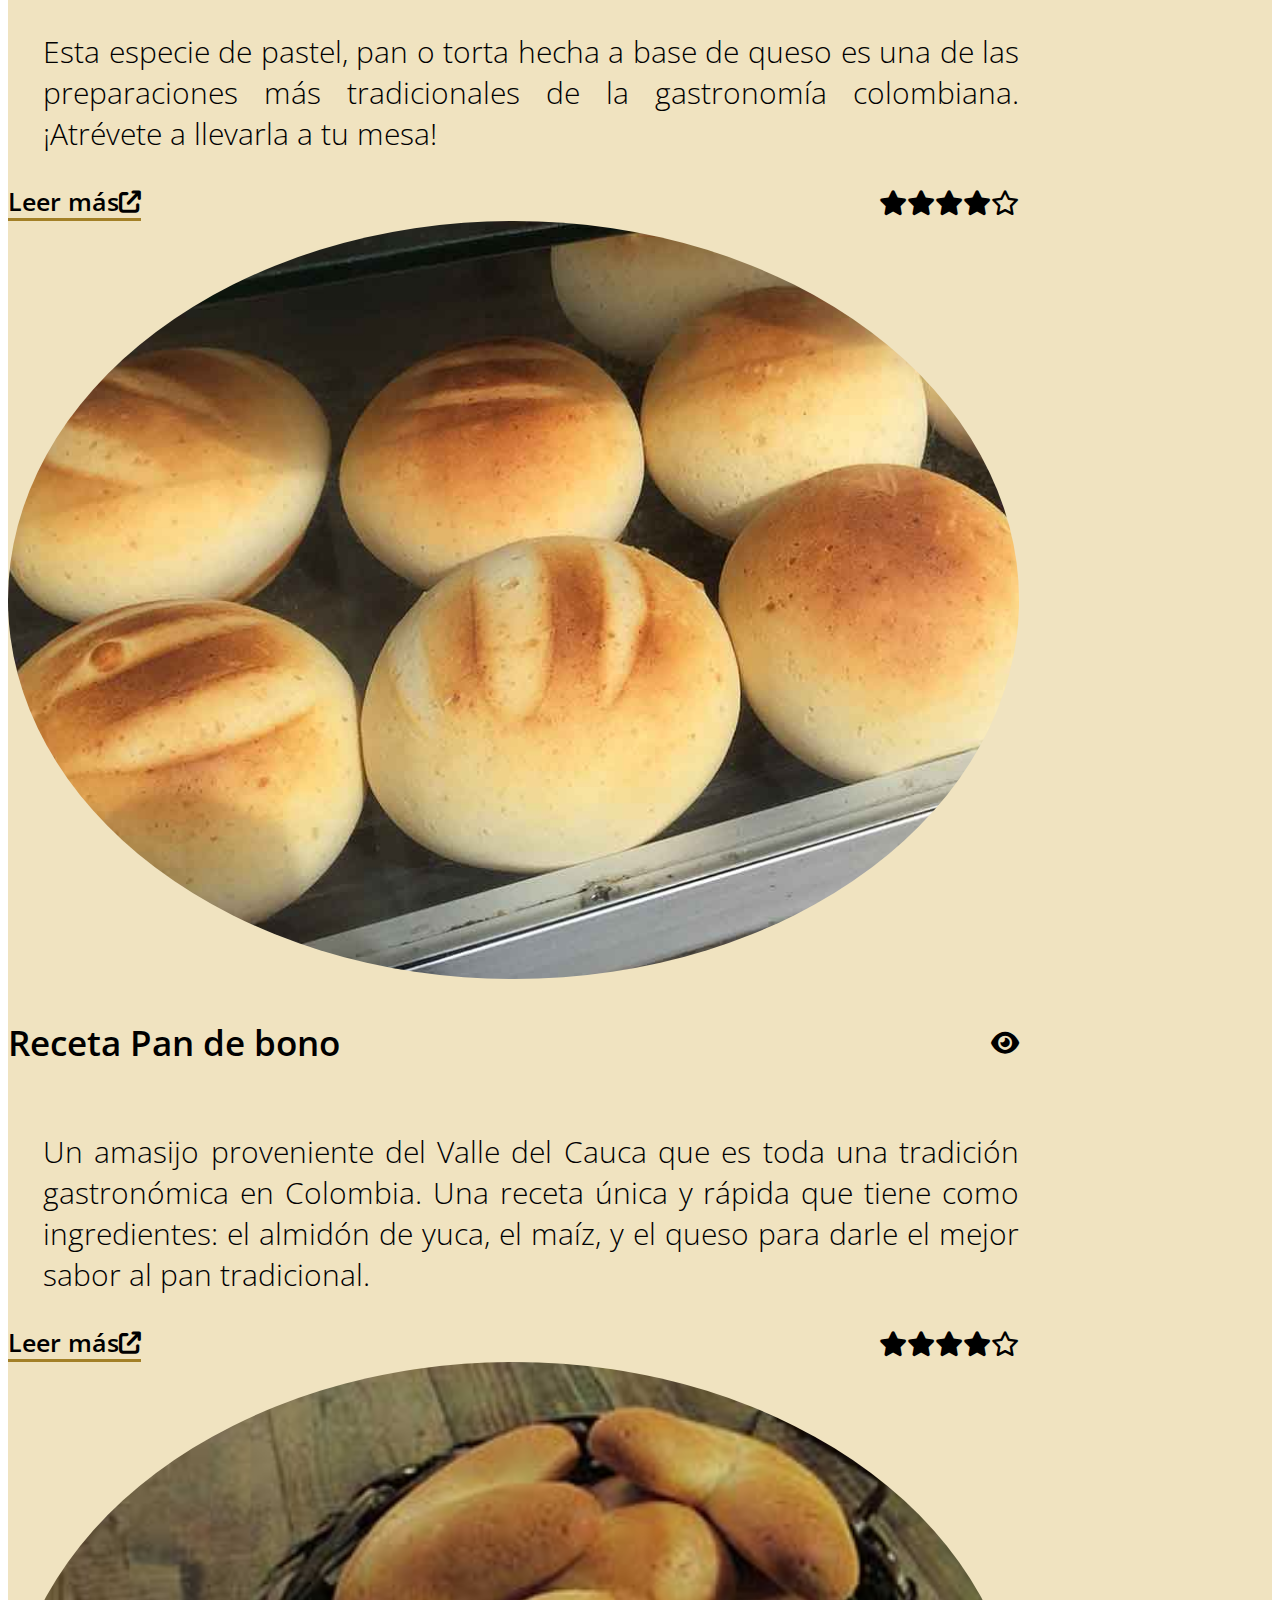
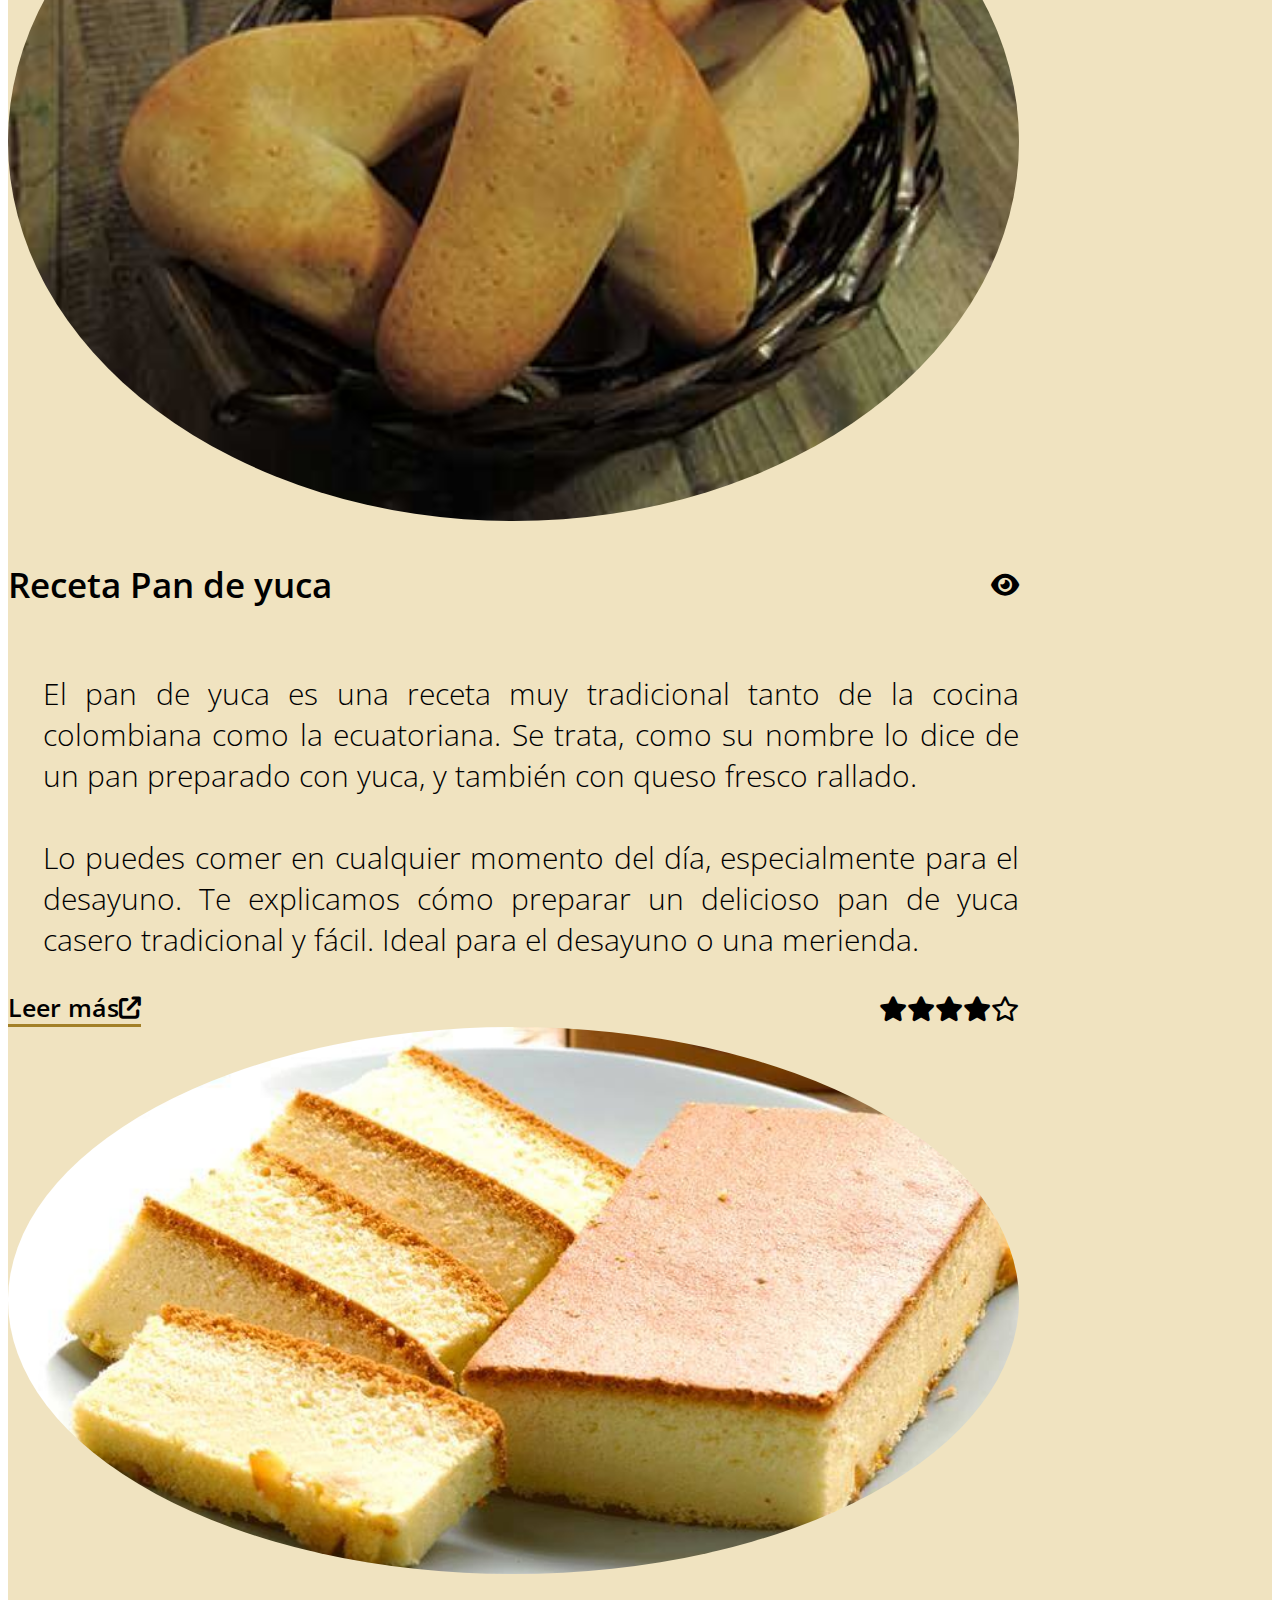
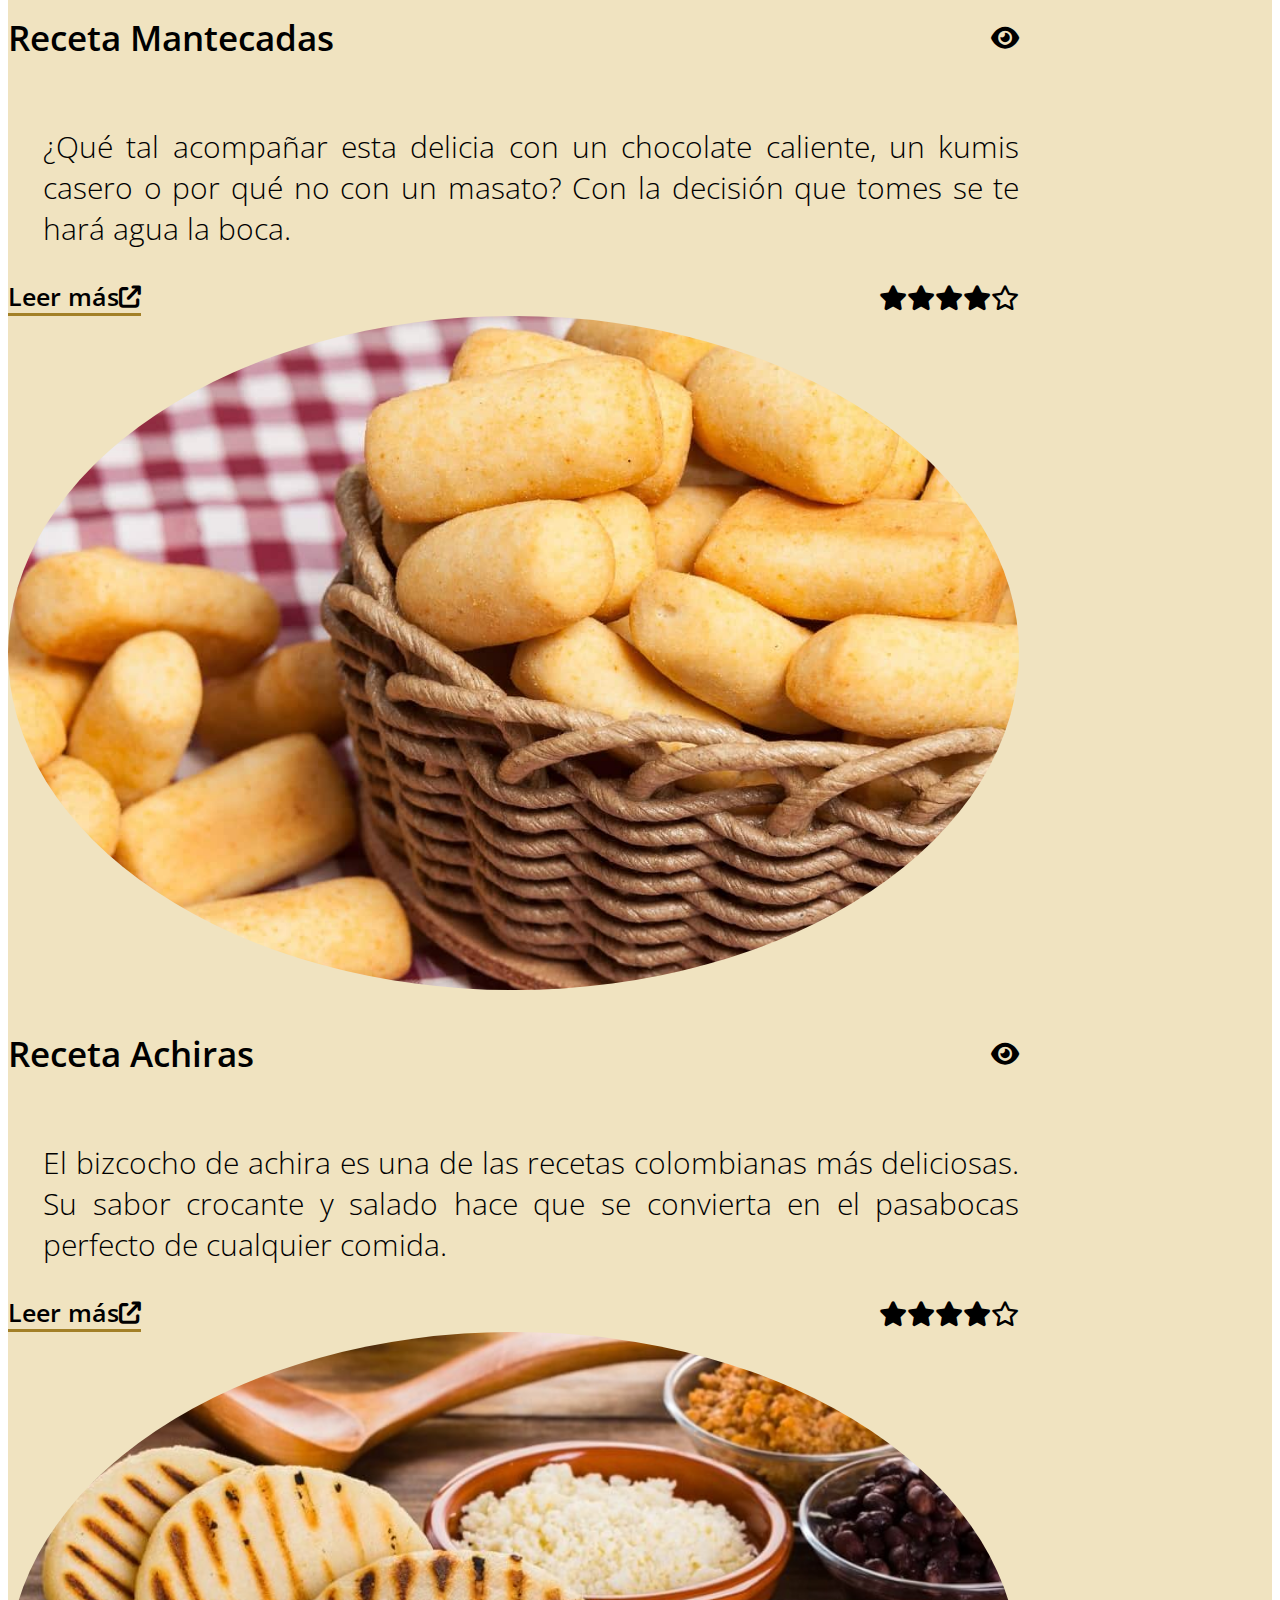
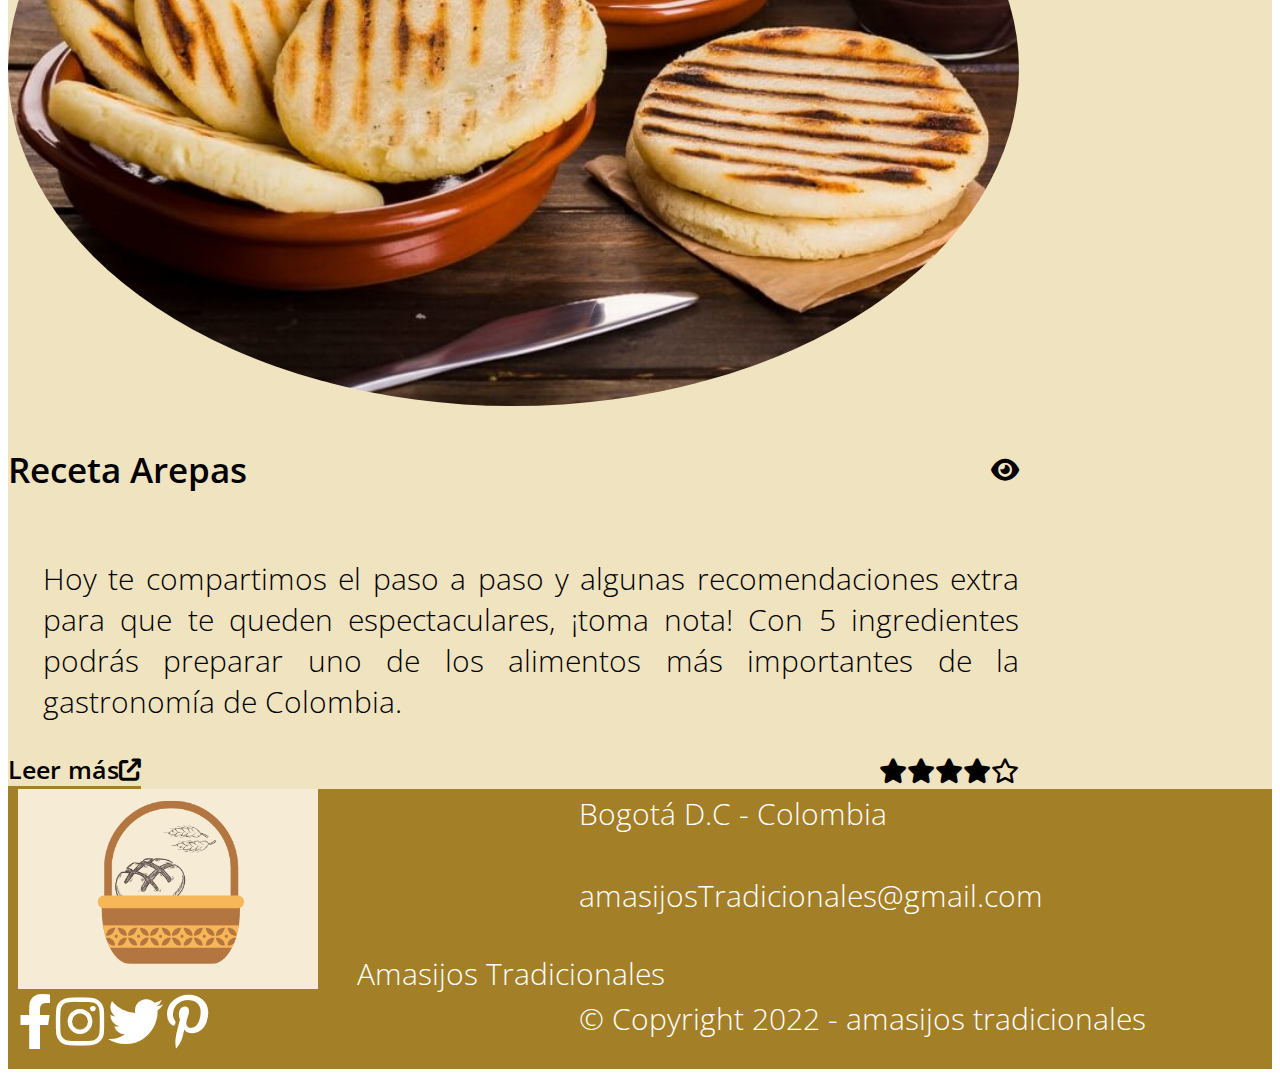
<file: seccion2.html>
<!-- Los comentarios a lo largo del codigo son muy importantes nos ayudan  -->
<!DOCTYPE html>

<html>

<head>
  <meta charset="UTF-8">
  <meta name="viewport" content="width=device-width, initial-scale=1">
  <!-- Importamos recursos externos -->
  <link rel="stylesheet" href="https://fonts.googleapis.com/css?family=Open Sans">
  <link href="https://cdn.jsdelivr.net/npm/bootstrap@5.2.1/dist/css/bootstrap.min.css" rel="stylesheet"
    integrity="sha384-iYQeCzEYFbKjA/T2uDLTpkwGzCiq6soy8tYaI1GyVh/UjpbCx/TYkiZhlZB6+fzT" crossorigin="anonymous">
  <!-- Importamos recurso css para los estilos-->
  <link rel="stylesheet" href="css/index.css">
  <link rel="stylesheet" href="fontawesome-free-6.2.0-web/css/all.css">
  <link rel="shortcut icon" href="img/logoPestaña.png" type="image/x-icon">
  <script src="https://cdn.jsdelivr.net/npm/bootstrap@5.2.2/dist/js/bootstrap.bundle.min.js"></script>
  <title>AT | Recetas Tradicionales</title>
</head>

<!-- Contenido de nuestra pagina -->

<body>
  <!-- START Boostrapt -->
  <div class="part-body container p-0" style="max-width:100%;">
    <!-- Header -->
    <section class="header-fixed">
      <header class="part-header p-10">
        <section class="logo">
          <img src="img/logoHeader.png" width="150px" height="80px" alt="logo de la empresa">
          <p>Amasijos Tradicionales</p>
        </section>
        <nav class="nav-header">
          <ul>
            <li><a href="index.html">Home</a></li>
            <li><a href="seccion1.html">Reseña Historica</a></li>
            <li class="nav-item dropdown">
              <a class="link dropdown-toggle" href="#" role="button" data-bs-toggle="dropdown" aria-expanded="false">
                Recetas
              </a>
              <ul class="dropdown-menu text-center">
                <div class="row">
                  <div class="col-md">
                    <li class="m-0"><a class="principal" href="seccion2.html">Recetas</a></li>
                    <li class="m-0"><a href="buñuelos.html">Buñuelos</a></li>
                    <li class="m-0"><a href="almojabanas.html">Almojabanas</a></li>
                    <li class="m-0"><a href="panDeBono.html">Pan de bono</a></li>
                  </div>
                  <div class="col-md">
                    <li class="m-0"><a href="panDeYuca.html">Pan de yuca</a></li>
                    <li class="m-0"><a href="mantecadas.html">Mantecadas</a></li>
                    <li class="m-0"><a href="achiras.html">Achiras</a></li>
                    <li class="m-0"><a href="arepas.html">Arepas</a></li>
                  </div>
                </div>
              </ul>
            </li>
            <li><a href="comunidad.html">Comunidad</a></li>
          </ul>
        </nav>
      </header>
    </section>
    <!-- END Header -->

    <!-- image header -->
    <section class="p-0">
      <div class="resenha-image text-center">
        <img src="img/imgRecetas.jpg.jpg" width="100%" height="500" alt="imagen alusiva de la seccion">
        <h2>Una receta no tiene alma. <br> Es el cocinero quien debe darle alma a la receta</h2>
      </div>
    </section>
    <!-- END image header -->

    <main>
      <!-- Recetas all entry -->
      <div class="container" style="max-width: 90%;">
        <article class="p-5">
          <h1 class="text-center mb-5 mt-5">Resetas de los amasijos tradicionales</h1>
          <p class="p-5">
            Colombia es un país que se caracteriza y se destaca por su variedad gastronómica; dentro de esta se pueden
            encontrar diferentes amasijos que hacen honor a las tradiciones, costumbres y culturas de cada municipio,
            ciudad o departamento. Por ello, durante muchos años, las panaderías y pastelerías se han encargado de
            preparar y ofrecer estas recetas a las familias colombianas.
            <br><br>
            Acompáñanos a conocer más sobre Colombia y sus platos tradicionales, hoy comentaremos sobre los Amasijos
            típicos colombianos, con ese nombre quizás no sabías que estamos hablando de comidas deliciosas
            tradicionales. Ven y conoce sobre estas preparaciones para que te deleites con la gastronomía Colombiana.
          </p>
        </article>
      </div>
      <div class="container pb-5" style="max-width: 80%;">
        <section class="content-third">
          <h1 class="text-center mb-5 mt-5">Recetas y tips en colombia</h1>
          <div class="row pt-5 pb-5">
            <div class="text-center col-3">
              <img src="img/RecetasBuñuelos2.jpg" width="100%" height="80%" alt="imagen alusiva al texto">
            </div>
            <div class="content-last p-3 col-9">
              <section class="content-links p-3">
                <span>
                  <h3>Receta Bueñuelos</h3>
                  <i class="fa-solid fa-eye"></i>
                </span>
              </section>
              <p class="content-last-text mt-5">
                Dulces o salados, no importa el sabor. Esta delicia gastronómica es ideal para acompañar cualquier
                momento del día. Crujientes, esponjosos, y con todo el sabor exquisito del queso: así son los buñuelos,
                sus mejores aliados en la mesa.
              </p>
              <section class="content-links p-3">
                <article class="hyper-recetas">
                  <a href="buñuelos.html">Leer más<i class="fa-solid fa-arrow-up-right-from-square m-2"></i></a>
                  <span>
                    <i class="fa-solid fa-star"></i>
                    <i class="fa-solid fa-star"></i>
                    <i class="fa-solid fa-star"></i>
                    <i class="fa-solid fa-star"></i>
                    <i class="fa-regular fa-star"></i>
                  </span>
                </article>
              </section>
            </div>
          </div>
          <div class="row pt-5 pb-5">
            <div class="text-center col-3">
              <img src="img/almojabana_colombianaRecetas2.jpg" width="100%" height="80%" alt="imagen alusiva al texto">
            </div>
            <div class="content-last p-3 col-9">
              <section class="content-links p-3">
                <span>
                  <h3>Receta Almojabanas</h3>
                  <i class="fa-solid fa-eye"></i>
                </span>
              </section>
              <p class="content-last-text mt-5">
                Esta especie de pastel, pan o torta hecha a base de queso es una de las preparaciones más tradicionales
                de la gastronomía colombiana. ¡Atrévete a llevarla a tu mesa!
              </p>
              <section class="content-links p-3">
                <article class="hyper-recetas">
                  <a href="almojabanas.html">Leer más<i class="fa-solid fa-arrow-up-right-from-square m-2"></i></a>
                  <span>
                    <i class="fa-solid fa-star"></i>
                    <i class="fa-solid fa-star"></i>
                    <i class="fa-solid fa-star"></i>
                    <i class="fa-solid fa-star"></i>
                    <i class="fa-regular fa-star"></i>
                  </span>
                </article>
              </section>
            </div>
          </div>
          <div class="row pt-5 pb-5">
            <div class="text-center col-3">
              <img src="img/pandebono-vallunoRecetas3.jpg" width="100%" height="80%" alt="imagen alusiva al texto">
            </div>
            <div class="content-last p-3 col-9">
              <section class="content-links p-3">
                <span>
                  <h3>Receta Pan de bono</h3>
                  <i class="fa-solid fa-eye"></i>
                </span>
              </section>
              <p class="content-last-text mt-5">
                Un amasijo proveniente del Valle del Cauca que es toda una tradición gastronómica en Colombia. Una
                receta única y rápida que tiene como ingredientes: el almidón de yuca, el maíz, y el queso para darle el
                mejor sabor al pan tradicional.
              </p>
              <section class="content-links p-3">
                <article class="hyper-recetas">
                  <a href="panDeBono.html">Leer más<i class="fa-solid fa-arrow-up-right-from-square m-2"></i></a>
                  <span>
                    <i class="fa-solid fa-star"></i>
                    <i class="fa-solid fa-star"></i>
                    <i class="fa-solid fa-star"></i>
                    <i class="fa-solid fa-star"></i>
                    <i class="fa-regular fa-star"></i>
                  </span>
                </article>
              </section>
            </div>
          </div>
          <div class="row pt-5 pb-5">
            <div class="text-center col-3">
              <img src="img/pandeyucas-2Recestas3.jpg" width="100%" height="80%" alt="imagen alusiva al texto">
            </div>
            <div class="content-last p-3 col-9">
              <section class="content-links p-3">
                <span>
                  <h3>Receta Pan de yuca</h3>
                  <i class="fa-solid fa-eye"></i>
                </span>
              </section>
              <p class="content-last-text mt-5">
                El pan de yuca es una receta muy tradicional tanto de la cocina colombiana como la ecuatoriana.
                Se trata, como su nombre lo dice de un pan preparado con yuca, y también con queso fresco rallado.
                <br><br>
                Lo puedes comer en cualquier momento del día, especialmente para el desayuno. Te explicamos cómo
                preparar un delicioso pan de yuca casero tradicional y fácil. Ideal para el desayuno o una merienda.
              </p>
              <section class="content-links p-3">
                <article class="hyper-recetas">
                  <a href="panDeYuca.html">Leer más<i class="fa-solid fa-arrow-up-right-from-square m-2"></i></a>
                  <span>
                    <i class="fa-solid fa-star"></i>
                    <i class="fa-solid fa-star"></i>
                    <i class="fa-solid fa-star"></i>
                    <i class="fa-solid fa-star"></i>
                    <i class="fa-regular fa-star"></i>
                  </span>
                </article>
              </section>
            </div>
          </div>
          <div class="row pt-5 pb-5">
            <div class="text-center col-3">
              <img src="img/mantecadaRecetas4.jpg" width="100%" height="80%" alt="imagen alusiva al texto">
            </div>
            <div class="content-last p-3 col-9">
              <section class="content-links p-3">
                <span>
                  <h3>Receta Mantecadas</h3>
                  <i class="fa-solid fa-eye"></i>
                </span>
              </section>
              <p class="content-last-text mt-5">
                ¿Qué tal acompañar esta delicia con un chocolate caliente, un kumis casero o por qué no con un masato?
                Con la decisión que tomes se te hará agua la boca.
              </p>
              <section class="content-links p-3">
                <article class="hyper-recetas">
                  <a href="mantecadas.html">Leer más<i class="fa-solid fa-arrow-up-right-from-square m-2"></i></a>
                  <span>
                    <i class="fa-solid fa-star"></i>
                    <i class="fa-solid fa-star"></i>
                    <i class="fa-solid fa-star"></i>
                    <i class="fa-solid fa-star"></i>
                    <i class="fa-regular fa-star"></i>
                  </span>
                </article>
              </section>
            </div>
          </div>
          <div class="row pt-5 pb-5">
            <div class="text-center col-3">
              <img src="img/achirasReceta5.jpg" width="100%" height="80%" alt="imagen alusiva al texto">
            </div>
            <div class="content-last p-3 col-9">
              <section class="content-links p-3">
                <span>
                  <h3>Receta Achiras</h3>
                  <i class="fa-solid fa-eye"></i>
                </span>
              </section>
              <p class="content-last-text mt-5">
                El bizcocho de achira es una de las recetas colombianas más deliciosas. Su sabor crocante y salado hace
                que se convierta en el pasabocas perfecto de cualquier comida.
              </p>
              <section class="content-links p-3">
                <article class="hyper-recetas">
                  <a href="achiras.html">Leer más<i class="fa-solid fa-arrow-up-right-from-square m-2"></i></a>
                  <span>
                    <i class="fa-solid fa-star"></i>
                    <i class="fa-solid fa-star"></i>
                    <i class="fa-solid fa-star"></i>
                    <i class="fa-solid fa-star"></i>
                    <i class="fa-regular fa-star"></i>
                  </span>
                </article>
              </section>
            </div>
          </div>
          <div class="row pt-5 pb-5">
            <div class="text-center col-3">
              <img src="img/arepasReceta6.jpg" width="100%" height="80%" alt="imagen alusiva al texto">
            </div>
            <div class="content-last p-3 col-9">
              <section class="content-links p-3">
                <span>
                  <h3>Receta Arepas</h3>
                  <i class="fa-solid fa-eye"></i>
                </span>
              </section>
              <p class="content-last-text mt-5">
                Hoy te compartimos el paso a paso y algunas recomendaciones extra para que te queden espectaculares,
                ¡toma nota! Con 5 ingredientes podrás preparar uno de los alimentos más importantes de la gastronomía de
                Colombia.
              </p>
              <section class="content-links p-3">
                <article class="hyper-recetas">
                  <a href="arepas.html">Leer más<i class="fa-solid fa-arrow-up-right-from-square m-2"></i></a>
                  <span>
                    <i class="fa-solid fa-star"></i>
                    <i class="fa-solid fa-star"></i>
                    <i class="fa-solid fa-star"></i>
                    <i class="fa-solid fa-star"></i>
                    <i class="fa-regular fa-star"></i>
                  </span>
                </article>
              </section>
            </div>
          </div>
        </section>
      </div>
      <!-- END Recetas  -->
    </main>

    <!-- Footer -->
    <footer class="part-footer">
      <div class="container" style="max-width: 100%;">
        <div class="row">
          <div class="col text-center">
            <section class="logo">
              <img src="img/logoHeader.png" width="300px" height="200px" alt="logo de la empresa">
              <p class="m-0">Amasijos Tradicionales</p>
            </section>
            <section class="icons-footer pt-5">
              <a class="m-5" href=""><i class="fa-brands fa-facebook-f"></i></a>
              <a class="m-5" href=""><i class="fa-brands fa-instagram"></i></a>
              <a class="m-5" href=""><i class="fa-brands fa-twitter"></i></a>
              <a class="m-5" href=""><i class="fa-brands fa-pinterest-p"></i></a>
            </section>
          </div>
          <div class="col">
            <p class="credits text-center mb-0">Bogotá D.C - Colombia <br><br>
              amasijosTradicionales@gmail.com <br><br><br>
              © Copyright 2022 - amasijos tradicionales
            </p>
          </div>
        </div>
      </div>
    </footer>
    <!-- END footer -->
  </div>
  <!-- END container Boostrap -->
</body>
<!-- END Body -->

</html>
<!-- End Html -->
</file>
<file: css/index.css>
/* Estilos para todos los titulos, parrafos, enlaces e imagenes */
*{
  font-family: 'Open Sans';
  color: #000000;
}

*::selection{
  color: #A38027;
  background-color: #B9B9B9;
}

h1{
  font-size: 50px;
  font-weight: 600;
}

h2{
  font-size: 60px;
  font-weight: 900;
}

h3{
  font-size: 35px;
  font-weight: 600;
}

p{
  font-size: 30px;
  font-weight: 300;
  text-align: justify;
}

img{
  object-fit: cover;
}

/* Header */

.part-body{
  background-color: #F0E3C0;
}

.header-fixed{
  height: 125px;
}

.part-header {
  width: 100%;
  height: inherit;
  padding: 0 50px;
  position: fixed;
  background-color: #A38027;
  z-index: 3;
}


/* Estilos para la parte del logo */

.logo p{
  margin: 0 35px;
  color: #FFFFFF;
}

/* Estilos para el menu */

.dropdown-menu{
  width: calc(40px * 10);
  padding: 20px;
  background-color: #000000b5;
}

.dropdown-menu .principal{
  color: #A38027 !important;
  font-weight: 700 !important;
}

.nav-header{
  position: absolute;
  bottom: calc(100% - 100px);
  right: 25px;
}

.nav-header ul li{
  margin-right: 6em;
  display: inline-block;
}

li .link{
  border-top: 5px solid #000000;
  border-radius: 10px 5px 0 0;
  font-weight: 600;
}

.nav-header li a, .nav-item a{
  color: #FFFFFF !important;
  font-size: 25px;
  text-decoration: none;
}

.nav-header li a:hover, .nav-item a:hover{
  color: #F0E3C0 !important;
}


/* Estilos para el slider o carrusel */

.carousel-indicators button{
  width: 20px !important;
  height: 20px !important;
  margin-left: 20px !important;
  border-radius: 50% !important;
  background-color: #000000 !important;
}

.carousel-item img{
  opacity: .7;
}

.carousel-caption{
  top: calc(80% - (700px/2));
}

/* Estilos para alguna secciones en resenha */
.resenha-image{
  position: relative;
}

.resenha-image img{
  opacity: .7;
}

.resenha-image h2{
  width: 100%;
  position: absolute;
  top: calc(80% - (500px/2));
}
/* resenha */

.area-icon{
  width: 200px;
}

.area-icon span{
  width: 4em;
  height: 4em;
  border-radius: 50%;
  background-color: #B3B3B3;
}

/* Body */
/* Estilos para la parte de historia */

.content-image{
  border-radius: 0 0 25% 25%;
}

.content-first{
  margin-bottom: 90px;
  position: relative;
}

.content-first-left{
  width: 30%;
  margin-right: 30px;
  float: left;
}
/* Estilos para alguna secciones en resenha */
.content-rigth{
  width: 30%;
  margin-right: 30px;
  float: right;
}
/* resenha */

.content-first hr{
  width: 75%;
  position: absolute;
  right: 0;
  color: #B97D51;
  border-top: 40px solid;
  border-radius: 25px;
  opacity: .8;
}

/* Video */

.video-text{
  padding: 0 40px;
}

.video{
  width: 100%;
  margin: 40px 0;
  padding: 30px 0;
}

.video iframe{
  border-radius: 60px;
}

/* Estilos para la parte de resenha */

.content-links article, span{
  display: flex;
  justify-content: space-between;
  align-items: center;
}

.hyper-recetas a{
  color: #000000;
  font-size: 25px;
  font-weight: 600;
  text-decoration: none;
  border-bottom: 3px solid #A38027;
}

/* Estilos para la parte de Productos */

.content-third img{
  border-radius: 50%;
}

.content-third i{
  font-size: 25px;
  cursor: pointer;
}

/* Estilos para la parte de Recetas */

.content-middle .hyper-recetas{
  text-align: right;
}

.content-last:first-child{
  text-align: right;
}

.content-last-text{
  padding-left: 35px;
}

/* Estilos para iconos especiales */

.links-icons{
  font-size: x-large;
}

.links-icons i{
  cursor: pointer;
}

.links-icons i:first-child, .links-icons i:nth-child(2){
  margin-right: 15px;
}

/* Estilos para formulario */

.content-formulario input, textarea{
  width: 100%;
  padding: 15px;
  background-color: #B97D51;
  border-radius: 10px;
  font-size: x-large;
}

.content-form form{
  position: relative;
}

.content-form button{
  position: absolute;
  right: 40px;
  bottom: 40px;
  padding: 5px;
  border: none;
  background-color: transparent;
  font-size: x-large;
}

/* Estilos para la parte de la comunidad */

.part-comunity, .seccion-comment{
  display: flex;
  flex-wrap: wrap;
}

.part-comunity{
  padding: 55px;
}

.space-last img{
  border-radius: 50%;
  padding: 25px;
}

.space-last{
  border-right: 10px solid #000000;
}

.space-last i{
  padding: 25px;
  font-size: 20px;
}

.space-last strong{
  margin-left: 10px;
}

.content-shedule {
  display: flex;
  justify-content:space-between;
  align-items: center;
}

.div-comunity{
  max-width: 80%;
  border: dashed #000000;
}

/* Footer */

.part-footer{
  height: auto;
  padding: 0 10px 20px 10px;
  background-color: #A38027;
  position: relative;
}

.part-footer .logo p{
  display: inline;
  vertical-align: bottom;
}

.icons-footer i{
  font-size: 55px;
  color: #FFFFFF !important;
}

.credits{
  position: absolute;
  bottom: 0;
  right: 10%;
  color: #FFFFFF !important;
}
</file>
